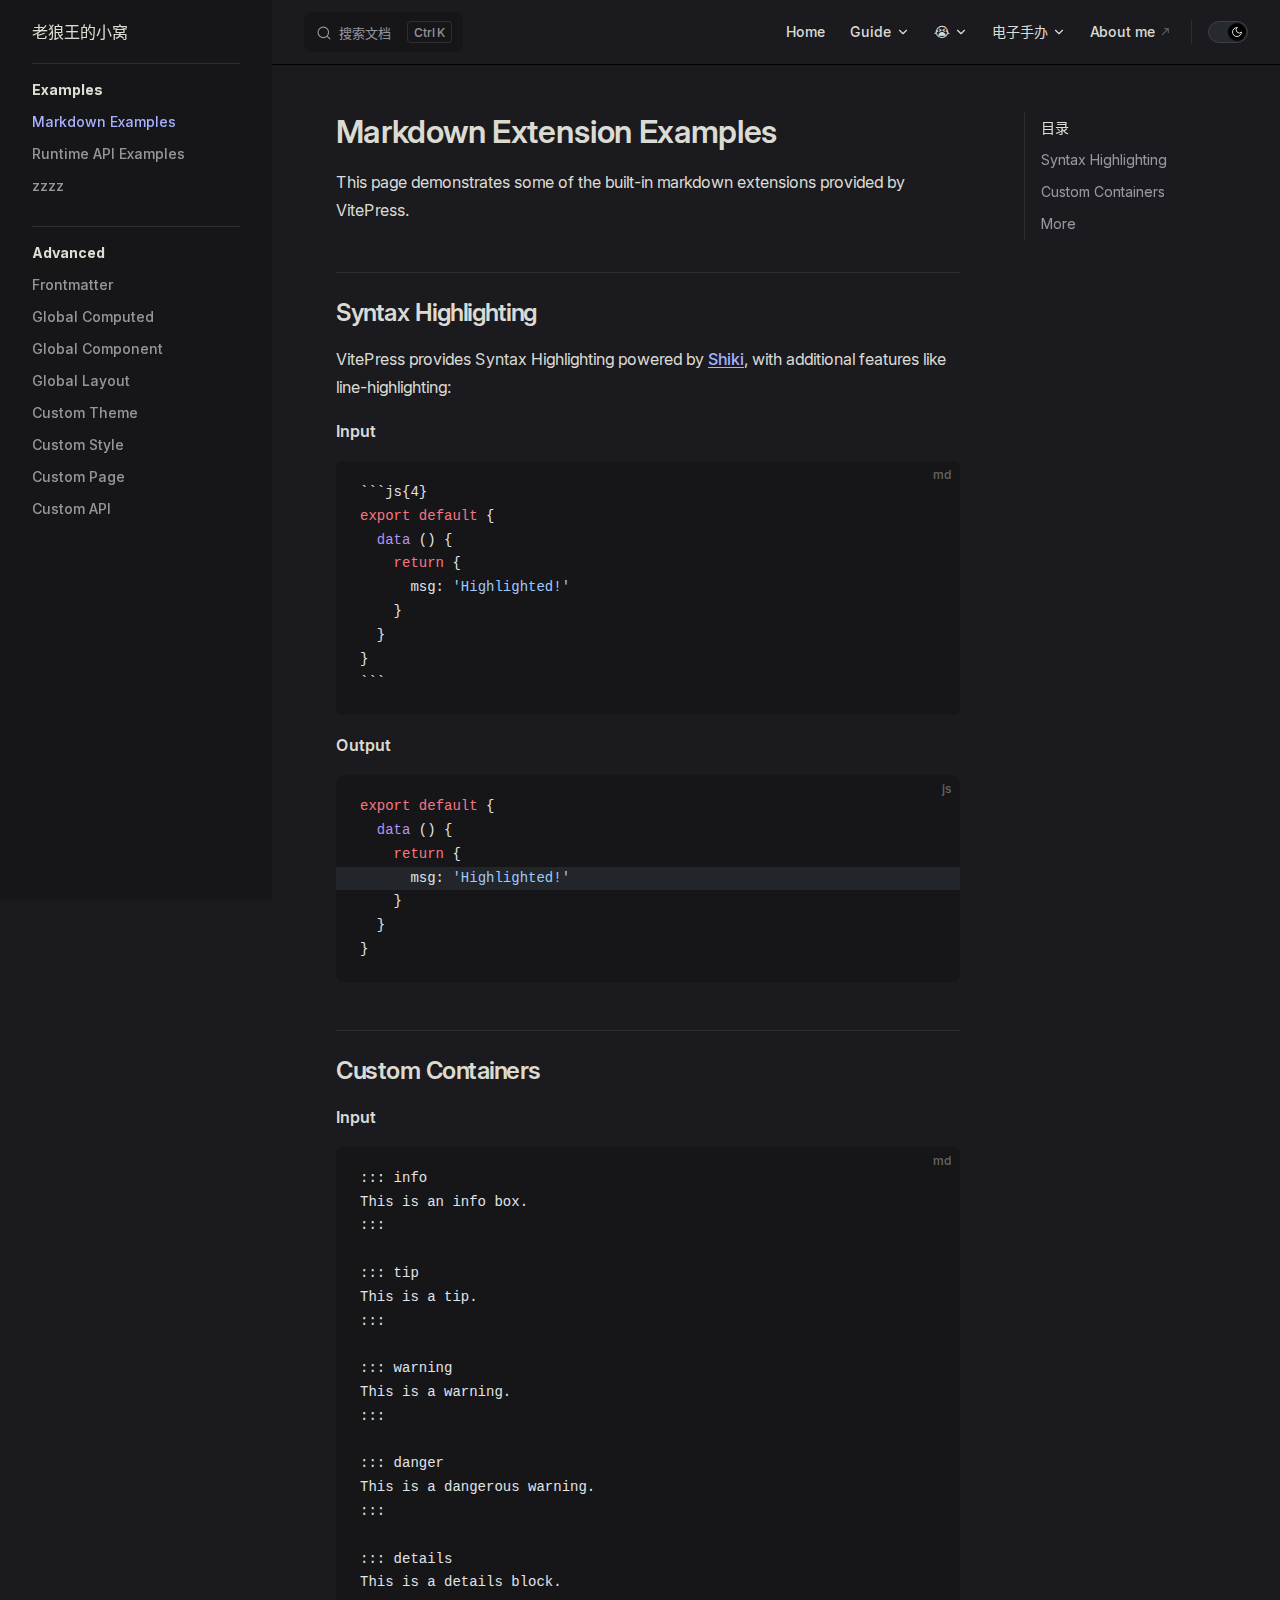
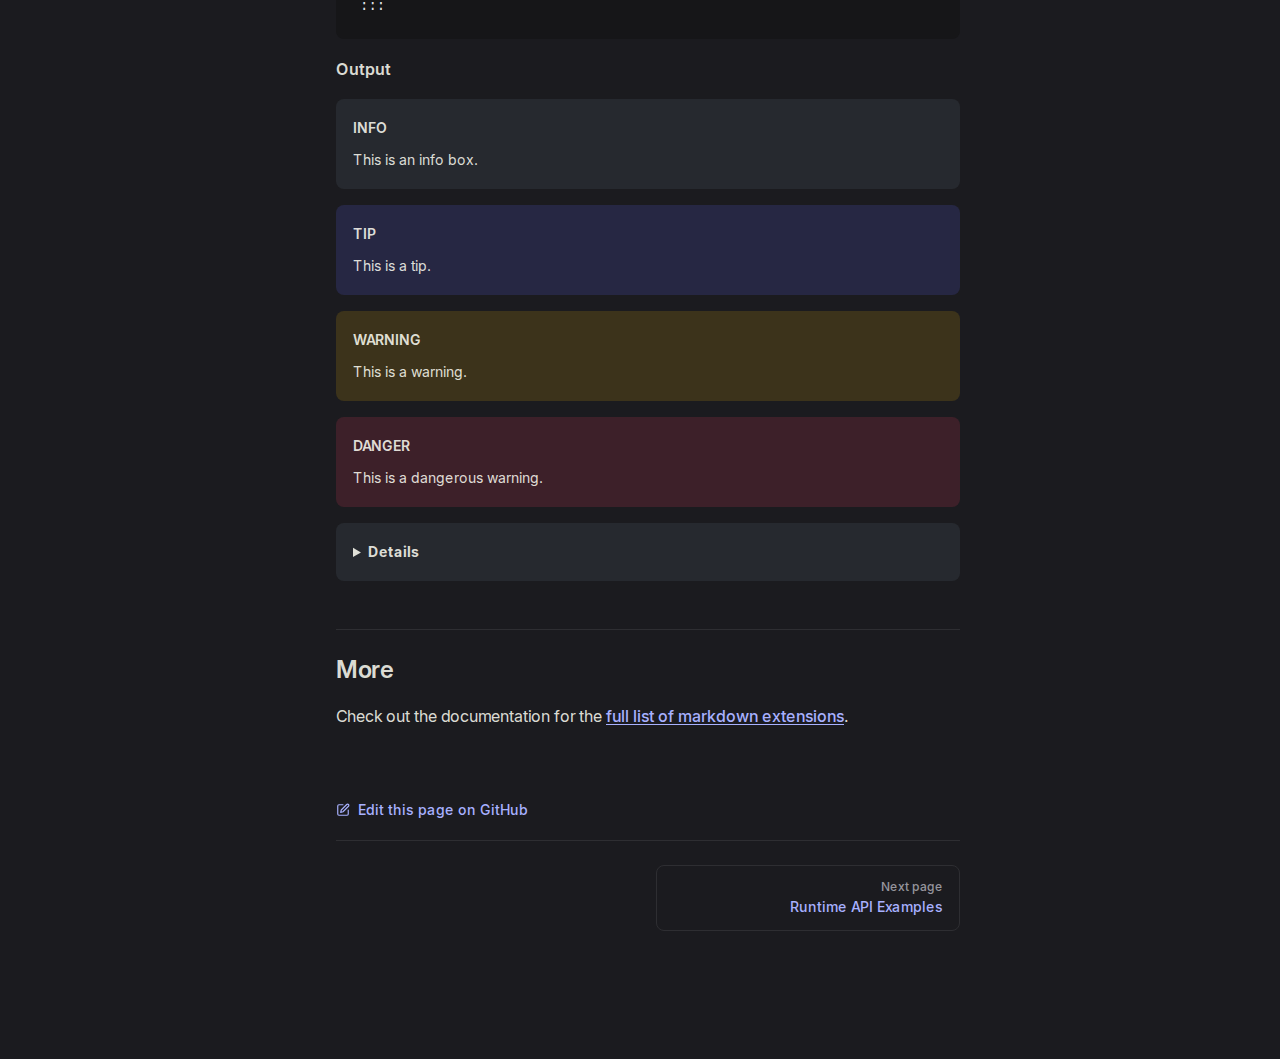
<file: markdown-examples.html>
<!DOCTYPE html>
<html lang="zh-CN" dir="ltr">
  <head>
    <meta charset="utf-8">
    <meta name="viewport" content="width=device-width,initial-scale=1">
    <title>Markdown Extension Examples | 老狼王的小窝</title>
    <meta name="description" content="zzzz">
    <meta name="generator" content="VitePress v1.1.0">
    <link rel="preload stylesheet" href="/assets/style.BYfAHu-2.css" as="style">
    
    <script type="module" src="/assets/app.B37_jr9Y.js"></script>
    <link rel="preload" href="/assets/inter-roman-latin.Di8DUHzh.woff2" as="font" type="font/woff2" crossorigin="">
    <link rel="modulepreload" href="/assets/chunks/framework.DOZZuqv2.js">
    <link rel="modulepreload" href="/assets/chunks/theme.DfLoQpJJ.js">
    <link rel="modulepreload" href="/assets/markdown-examples.md.cbRDY0v3.lean.js">
    <script id="register-sw">"serviceWorker"in navigator&&navigator.serviceWorker.register("/sw.js");</script>
    <script id="check-dark-mode">(()=>{const e=localStorage.getItem("vitepress-theme-appearance")||"dark",a=window.matchMedia("(prefers-color-scheme: dark)").matches;(!e||e==="auto"?a:e==="dark")&&document.documentElement.classList.add("dark")})();</script>
    <script id="check-mac-os">document.documentElement.classList.toggle("mac",/Mac|iPhone|iPod|iPad/i.test(navigator.platform));</script>
  </head>
  <body>
    <div id="app"><div class="Layout" data-v-d8d7d19a><!--[--><!--]--><!--[--><span tabindex="-1" data-v-b0075c75></span><a href="#VPContent" class="VPSkipLink visually-hidden" data-v-b0075c75> Skip to content </a><!--]--><!----><header class="VPNav" data-v-d8d7d19a data-v-6ee65aae><div class="VPNavBar has-sidebar top" data-v-6ee65aae data-v-ee4c453d><div class="wrapper" data-v-ee4c453d><div class="container" data-v-ee4c453d><div class="title" data-v-ee4c453d><div class="VPNavBarTitle has-sidebar" data-v-ee4c453d data-v-3f337961><a class="title" href="/" data-v-3f337961><!--[--><!--]--><!----><span data-v-3f337961>老狼王的小窝</span><!--[--><!--]--></a></div></div><div class="content" data-v-ee4c453d><div class="content-body" data-v-ee4c453d><!--[--><!--]--><div class="VPNavBarSearch search" data-v-ee4c453d><!--[--><!----><div id="local-search"><button type="button" class="DocSearch DocSearch-Button" aria-label="搜索文档"><span class="DocSearch-Button-Container"><span class="vp-icon DocSearch-Search-Icon"></span><span class="DocSearch-Button-Placeholder">搜索文档</span></span><span class="DocSearch-Button-Keys"><kbd class="DocSearch-Button-Key"></kbd><kbd class="DocSearch-Button-Key">K</kbd></span></button></div><!--]--></div><nav aria-labelledby="main-nav-aria-label" class="VPNavBarMenu menu" data-v-ee4c453d data-v-adfd3cad><span id="main-nav-aria-label" class="visually-hidden" data-v-adfd3cad>Main Navigation</span><!--[--><!--[--><a class="VPLink link VPNavBarMenuLink" href="/" tabindex="0" data-v-adfd3cad data-v-e6a2b7bb><!--[--><span data-v-e6a2b7bb>Home</span><!--]--></a><!--]--><!--[--><div class="VPFlyout VPNavBarMenuGroup" data-v-adfd3cad data-v-92de6450><button type="button" class="button" aria-haspopup="true" aria-expanded="false" data-v-92de6450><span class="text" data-v-92de6450><!----><span data-v-92de6450>Guide</span><span class="vpi-chevron-down text-icon" data-v-92de6450></span></span></button><div class="menu" data-v-92de6450><div class="VPMenu" data-v-92de6450 data-v-24c1871e><div class="items" data-v-24c1871e><!--[--><!--[--><div class="VPMenuGroup" data-v-24c1871e data-v-d3e0060d><p class="title" data-v-d3e0060d>Section A Title</p><!--[--><!--[--><div class="VPMenuLink" data-v-d3e0060d data-v-6a4a37a0><a class="VPLink link" href="/....html" data-v-6a4a37a0><!--[-->Section A Item A<!--]--></a></div><!--]--><!--[--><div class="VPMenuLink" data-v-d3e0060d data-v-6a4a37a0><a class="VPLink link" href="/....html" data-v-6a4a37a0><!--[-->Section B Item B<!--]--></a></div><!--]--><!--]--></div><!--]--><!--[--><div class="VPMenuGroup" data-v-24c1871e data-v-d3e0060d><p class="title" data-v-d3e0060d>Section B Title</p><!--[--><!--[--><div class="VPMenuLink" data-v-d3e0060d data-v-6a4a37a0><a class="VPLink link" href="/....html" data-v-6a4a37a0><!--[-->Section B Item A<!--]--></a></div><!--]--><!--[--><div class="VPMenuLink" data-v-d3e0060d data-v-6a4a37a0><a class="VPLink link" href="/....html" data-v-6a4a37a0><!--[-->Section B Item B<!--]--></a></div><!--]--><!--]--></div><!--]--><!--]--></div><!--[--><!--]--></div></div></div><!--]--><!--[--><div class="VPFlyout VPNavBarMenuGroup" data-v-adfd3cad data-v-92de6450><button type="button" class="button" aria-haspopup="true" aria-expanded="false" data-v-92de6450><span class="text" data-v-92de6450><!----><span data-v-92de6450>😭</span><span class="vpi-chevron-down text-icon" data-v-92de6450></span></span></button><div class="menu" data-v-92de6450><div class="VPMenu" data-v-92de6450 data-v-24c1871e><div class="items" data-v-24c1871e><!--[--><!--[--><div class="VPMenuLink" data-v-24c1871e data-v-6a4a37a0><a class="VPLink link vp-external-link-icon" href="https://www.emojiall.com/zh-hans/emoji/%F0%9F%A4%A1" target="_blank" rel="noreferrer" data-v-6a4a37a0><!--[-->🤡<!--]--></a></div><!--]--><!--[--><div class="VPMenuLink" data-v-24c1871e data-v-6a4a37a0><a class="VPLink link vp-external-link-icon" href="https://www.emojiall.com/zh-hans/emoji/%F0%9F%A4%93" target="_blank" rel="noreferrer" data-v-6a4a37a0><!--[-->🤓<!--]--></a></div><!--]--><!--[--><div class="VPMenuLink" data-v-24c1871e data-v-6a4a37a0><a class="VPLink link vp-external-link-icon" href="https://www.emojiall.com/zh-hans/emoji/%F0%9F%98%A4" target="_blank" rel="noreferrer" data-v-6a4a37a0><!--[-->😤<!--]--></a></div><!--]--><!--]--></div><!--[--><!--]--></div></div></div><!--]--><!--[--><div class="VPFlyout VPNavBarMenuGroup" data-v-adfd3cad data-v-92de6450><button type="button" class="button" aria-haspopup="true" aria-expanded="false" data-v-92de6450><span class="text" data-v-92de6450><!----><span data-v-92de6450>电子手办</span><span class="vpi-chevron-down text-icon" data-v-92de6450></span></span></button><div class="menu" data-v-92de6450><div class="VPMenu" data-v-92de6450 data-v-24c1871e><div class="items" data-v-24c1871e><!--[--><!--[--><div class="VPMenuLink" data-v-24c1871e data-v-6a4a37a0><a class="VPLink link vp-external-link-icon" href="https://klizz.online/z_live2D/indexe.html" target="_blank" rel="noreferrer" data-v-6a4a37a0><!--[-->Cubism 2<!--]--></a></div><!--]--><!--[--><div class="VPMenuLink" data-v-24c1871e data-v-6a4a37a0><a class="VPLink link vp-external-link-icon" href="https://klizz.online/z_live2D/live2d_3/indexe.html" target="_blank" rel="noreferrer" data-v-6a4a37a0><!--[-->Cubism 3<!--]--></a></div><!--]--><!--]--></div><!--[--><!--]--></div></div></div><!--]--><!--[--><a class="VPLink link vp-external-link-icon VPNavBarMenuLink" href="https://klizz111.github.io" target="_blank" rel="noreferrer" tabindex="0" data-v-adfd3cad data-v-e6a2b7bb><!--[--><span data-v-e6a2b7bb>About me</span><!--]--></a><!--]--><!--]--></nav><!----><div class="VPNavBarAppearance appearance" data-v-ee4c453d data-v-3e09bfba><button class="VPSwitch VPSwitchAppearance" type="button" role="switch" title="Switch to light theme" aria-checked="true" data-v-3e09bfba data-v-7098ddd8 data-v-6196e9b8><span class="check" data-v-6196e9b8><span class="icon" data-v-6196e9b8><!--[--><span class="vpi-sun sun" data-v-7098ddd8></span><span class="vpi-moon moon" data-v-7098ddd8></span><!--]--></span></span></button></div><!----><div class="VPFlyout VPNavBarExtra extra" data-v-ee4c453d data-v-902e385e data-v-92de6450><button type="button" class="button" aria-haspopup="true" aria-expanded="false" aria-label="extra navigation" data-v-92de6450><span class="vpi-more-horizontal icon" data-v-92de6450></span></button><div class="menu" data-v-92de6450><div class="VPMenu" data-v-92de6450 data-v-24c1871e><!----><!--[--><!--[--><!----><div class="group" data-v-902e385e><div class="item appearance" data-v-902e385e><p class="label" data-v-902e385e>Appearance</p><div class="appearance-action" data-v-902e385e><button class="VPSwitch VPSwitchAppearance" type="button" role="switch" title="Switch to light theme" aria-checked="true" data-v-902e385e data-v-7098ddd8 data-v-6196e9b8><span class="check" data-v-6196e9b8><span class="icon" data-v-6196e9b8><!--[--><span class="vpi-sun sun" data-v-7098ddd8></span><span class="vpi-moon moon" data-v-7098ddd8></span><!--]--></span></span></button></div></div></div><!----><!--]--><!--]--></div></div></div><!--[--><!--]--><button type="button" class="VPNavBarHamburger hamburger" aria-label="mobile navigation" aria-expanded="false" aria-controls="VPNavScreen" data-v-ee4c453d data-v-13adacfc><span class="container" data-v-13adacfc><span class="top" data-v-13adacfc></span><span class="middle" data-v-13adacfc></span><span class="bottom" data-v-13adacfc></span></span></button></div></div></div></div><div class="divider" data-v-ee4c453d><div class="divider-line" data-v-ee4c453d></div></div></div><!----></header><div class="VPLocalNav has-sidebar empty" data-v-d8d7d19a data-v-2c047c88><div class="container" data-v-2c047c88><button class="menu" aria-expanded="false" aria-controls="VPSidebarNav" data-v-2c047c88><span class="vpi-align-left menu-icon" data-v-2c047c88></span><span class="menu-text" data-v-2c047c88>Menu</span></button><div class="VPLocalNavOutlineDropdown" style="--vp-vh:0px;" data-v-2c047c88 data-v-c9d717c9><button data-v-c9d717c9>Return to top</button><!----></div></div></div><aside class="VPSidebar" data-v-d8d7d19a data-v-fee4374d><div class="curtain" data-v-fee4374d></div><nav class="nav" id="VPSidebarNav" aria-labelledby="sidebar-aria-label" tabindex="-1" data-v-fee4374d><span class="visually-hidden" id="sidebar-aria-label" data-v-fee4374d> Sidebar Navigation </span><!--[--><!--]--><!--[--><div class="group" data-v-fee4374d><section class="VPSidebarItem level-0 has-active" data-v-fee4374d data-v-f97dc0b5><div class="item" role="button" tabindex="0" data-v-f97dc0b5><div class="indicator" data-v-f97dc0b5></div><h2 class="text" data-v-f97dc0b5>Examples</h2><!----></div><div class="items" data-v-f97dc0b5><!--[--><div class="VPSidebarItem level-1 is-link" data-v-f97dc0b5 data-v-f97dc0b5><div class="item" data-v-f97dc0b5><div class="indicator" data-v-f97dc0b5></div><a class="VPLink link link" href="/markdown-examples.html" data-v-f97dc0b5><!--[--><p class="text" data-v-f97dc0b5>Markdown Examples</p><!--]--></a><!----></div><!----></div><div class="VPSidebarItem level-1 is-link" data-v-f97dc0b5 data-v-f97dc0b5><div class="item" data-v-f97dc0b5><div class="indicator" data-v-f97dc0b5></div><a class="VPLink link link" href="/api-examples.html" data-v-f97dc0b5><!--[--><p class="text" data-v-f97dc0b5>Runtime API Examples</p><!--]--></a><!----></div><!----></div><div class="VPSidebarItem level-1 is-link" data-v-f97dc0b5 data-v-f97dc0b5><div class="item" data-v-f97dc0b5><div class="indicator" data-v-f97dc0b5></div><a class="VPLink link link" href="/zzz/1.html" data-v-f97dc0b5><!--[--><p class="text" data-v-f97dc0b5>zzzz</p><!--]--></a><!----></div><!----></div><!--]--></div></section></div><div class="group" data-v-fee4374d><section class="VPSidebarItem level-0" data-v-fee4374d data-v-f97dc0b5><div class="item" role="button" tabindex="0" data-v-f97dc0b5><div class="indicator" data-v-f97dc0b5></div><h2 class="text" data-v-f97dc0b5>Advanced</h2><!----></div><div class="items" data-v-f97dc0b5><!--[--><div class="VPSidebarItem level-1 is-link" data-v-f97dc0b5 data-v-f97dc0b5><div class="item" data-v-f97dc0b5><div class="indicator" data-v-f97dc0b5></div><a class="VPLink link link" href="/frontmatter.html" data-v-f97dc0b5><!--[--><p class="text" data-v-f97dc0b5>Frontmatter</p><!--]--></a><!----></div><!----></div><div class="VPSidebarItem level-1 is-link" data-v-f97dc0b5 data-v-f97dc0b5><div class="item" data-v-f97dc0b5><div class="indicator" data-v-f97dc0b5></div><a class="VPLink link link" href="/global-computed.html" data-v-f97dc0b5><!--[--><p class="text" data-v-f97dc0b5>Global Computed</p><!--]--></a><!----></div><!----></div><div class="VPSidebarItem level-1 is-link" data-v-f97dc0b5 data-v-f97dc0b5><div class="item" data-v-f97dc0b5><div class="indicator" data-v-f97dc0b5></div><a class="VPLink link link" href="/global-component.html" data-v-f97dc0b5><!--[--><p class="text" data-v-f97dc0b5>Global Component</p><!--]--></a><!----></div><!----></div><div class="VPSidebarItem level-1 is-link" data-v-f97dc0b5 data-v-f97dc0b5><div class="item" data-v-f97dc0b5><div class="indicator" data-v-f97dc0b5></div><a class="VPLink link link" href="/global-layout.html" data-v-f97dc0b5><!--[--><p class="text" data-v-f97dc0b5>Global Layout</p><!--]--></a><!----></div><!----></div><div class="VPSidebarItem level-1 is-link" data-v-f97dc0b5 data-v-f97dc0b5><div class="item" data-v-f97dc0b5><div class="indicator" data-v-f97dc0b5></div><a class="VPLink link link" href="/custom-theme.html" data-v-f97dc0b5><!--[--><p class="text" data-v-f97dc0b5>Custom Theme</p><!--]--></a><!----></div><!----></div><div class="VPSidebarItem level-1 is-link" data-v-f97dc0b5 data-v-f97dc0b5><div class="item" data-v-f97dc0b5><div class="indicator" data-v-f97dc0b5></div><a class="VPLink link link" href="/custom-style.html" data-v-f97dc0b5><!--[--><p class="text" data-v-f97dc0b5>Custom Style</p><!--]--></a><!----></div><!----></div><div class="VPSidebarItem level-1 is-link" data-v-f97dc0b5 data-v-f97dc0b5><div class="item" data-v-f97dc0b5><div class="indicator" data-v-f97dc0b5></div><a class="VPLink link link" href="/custom-page.html" data-v-f97dc0b5><!--[--><p class="text" data-v-f97dc0b5>Custom Page</p><!--]--></a><!----></div><!----></div><div class="VPSidebarItem level-1 is-link" data-v-f97dc0b5 data-v-f97dc0b5><div class="item" data-v-f97dc0b5><div class="indicator" data-v-f97dc0b5></div><a class="VPLink link link" href="/custom-api.html" data-v-f97dc0b5><!--[--><p class="text" data-v-f97dc0b5>Custom API</p><!--]--></a><!----></div><!----></div><!--]--></div></section></div><!--]--><!--[--><!--]--></nav></aside><div class="VPContent has-sidebar" id="VPContent" data-v-d8d7d19a data-v-7a280cb5><div class="VPDoc has-sidebar has-aside" data-v-7a280cb5 data-v-ef13635e><!--[--><!--]--><div class="container" data-v-ef13635e><div class="aside" data-v-ef13635e><div class="aside-curtain" data-v-ef13635e></div><div class="aside-container" data-v-ef13635e><div class="aside-content" data-v-ef13635e><div class="VPDocAside" data-v-ef13635e data-v-c7df15b5><!--[--><!--]--><!--[--><!--]--><div class="VPDocAsideOutline" role="navigation" data-v-c7df15b5 data-v-b96b0a5f><div class="content" data-v-b96b0a5f><div class="outline-marker" data-v-b96b0a5f></div><div class="outline-title" role="heading" aria-level="2" data-v-b96b0a5f>目录</div><nav aria-labelledby="doc-outline-aria-label" data-v-b96b0a5f><span class="visually-hidden" id="doc-outline-aria-label" data-v-b96b0a5f> Table of Contents for current page </span><ul class="VPDocOutlineItem root" data-v-b96b0a5f data-v-3d7578de><!--[--><!--]--></ul></nav></div></div><!--[--><!--]--><div class="spacer" data-v-c7df15b5></div><!--[--><!--]--><!----><!--[--><!--]--><!--[--><!--]--></div></div></div></div><div class="content" data-v-ef13635e><div class="content-container" data-v-ef13635e><!--[--><!--]--><main class="main" data-v-ef13635e><div style="position:relative;" class="vp-doc _markdown-examples" data-v-ef13635e><div><h1 id="markdown-extension-examples" tabindex="-1">Markdown Extension Examples <a class="header-anchor" href="#markdown-extension-examples" aria-label="Permalink to &quot;Markdown Extension Examples&quot;">​</a></h1><p>This page demonstrates some of the built-in markdown extensions provided by VitePress.</p><h2 id="syntax-highlighting" tabindex="-1">Syntax Highlighting <a class="header-anchor" href="#syntax-highlighting" aria-label="Permalink to &quot;Syntax Highlighting&quot;">​</a></h2><p>VitePress provides Syntax Highlighting powered by <a href="https://github.com/shikijs/shiki" target="_blank" rel="noreferrer">Shiki</a>, with additional features like line-highlighting:</p><p><strong>Input</strong></p><div class="language-md vp-adaptive-theme"><button title="Copy Code" class="copy"></button><span class="lang">md</span><pre class="shiki shiki-themes github-light github-dark vp-code"><code><span class="line"><span style="--shiki-light:#24292E;--shiki-dark:#E1E4E8;">```js{4}</span></span>
<span class="line"><span style="--shiki-light:#D73A49;--shiki-dark:#F97583;">export</span><span style="--shiki-light:#D73A49;--shiki-dark:#F97583;"> default</span><span style="--shiki-light:#24292E;--shiki-dark:#E1E4E8;"> {</span></span>
<span class="line"><span style="--shiki-light:#6F42C1;--shiki-dark:#B392F0;">  data</span><span style="--shiki-light:#24292E;--shiki-dark:#E1E4E8;"> () {</span></span>
<span class="line"><span style="--shiki-light:#D73A49;--shiki-dark:#F97583;">    return</span><span style="--shiki-light:#24292E;--shiki-dark:#E1E4E8;"> {</span></span>
<span class="line"><span style="--shiki-light:#24292E;--shiki-dark:#E1E4E8;">      msg: </span><span style="--shiki-light:#032F62;--shiki-dark:#9ECBFF;">&#39;Highlighted!&#39;</span></span>
<span class="line"><span style="--shiki-light:#24292E;--shiki-dark:#E1E4E8;">    }</span></span>
<span class="line"><span style="--shiki-light:#24292E;--shiki-dark:#E1E4E8;">  }</span></span>
<span class="line"><span style="--shiki-light:#24292E;--shiki-dark:#E1E4E8;">}</span></span>
<span class="line"><span style="--shiki-light:#24292E;--shiki-dark:#E1E4E8;">```</span></span></code></pre></div><p><strong>Output</strong></p><div class="language-js vp-adaptive-theme"><button title="Copy Code" class="copy"></button><span class="lang">js</span><pre class="shiki shiki-themes github-light github-dark vp-code"><code><span class="line"><span style="--shiki-light:#D73A49;--shiki-dark:#F97583;">export</span><span style="--shiki-light:#D73A49;--shiki-dark:#F97583;"> default</span><span style="--shiki-light:#24292E;--shiki-dark:#E1E4E8;"> {</span></span>
<span class="line"><span style="--shiki-light:#6F42C1;--shiki-dark:#B392F0;">  data</span><span style="--shiki-light:#24292E;--shiki-dark:#E1E4E8;"> () {</span></span>
<span class="line"><span style="--shiki-light:#D73A49;--shiki-dark:#F97583;">    return</span><span style="--shiki-light:#24292E;--shiki-dark:#E1E4E8;"> {</span></span>
<span class="line highlighted"><span style="--shiki-light:#24292E;--shiki-dark:#E1E4E8;">      msg: </span><span style="--shiki-light:#032F62;--shiki-dark:#9ECBFF;">&#39;Highlighted!&#39;</span></span>
<span class="line"><span style="--shiki-light:#24292E;--shiki-dark:#E1E4E8;">    }</span></span>
<span class="line"><span style="--shiki-light:#24292E;--shiki-dark:#E1E4E8;">  }</span></span>
<span class="line"><span style="--shiki-light:#24292E;--shiki-dark:#E1E4E8;">}</span></span></code></pre></div><h2 id="custom-containers" tabindex="-1">Custom Containers <a class="header-anchor" href="#custom-containers" aria-label="Permalink to &quot;Custom Containers&quot;">​</a></h2><p><strong>Input</strong></p><div class="language-md vp-adaptive-theme"><button title="Copy Code" class="copy"></button><span class="lang">md</span><pre class="shiki shiki-themes github-light github-dark vp-code"><code><span class="line"><span style="--shiki-light:#24292E;--shiki-dark:#E1E4E8;">::: info</span></span>
<span class="line"><span style="--shiki-light:#24292E;--shiki-dark:#E1E4E8;">This is an info box.</span></span>
<span class="line"><span style="--shiki-light:#24292E;--shiki-dark:#E1E4E8;">:::</span></span>
<span class="line"></span>
<span class="line"><span style="--shiki-light:#24292E;--shiki-dark:#E1E4E8;">::: tip</span></span>
<span class="line"><span style="--shiki-light:#24292E;--shiki-dark:#E1E4E8;">This is a tip.</span></span>
<span class="line"><span style="--shiki-light:#24292E;--shiki-dark:#E1E4E8;">:::</span></span>
<span class="line"></span>
<span class="line"><span style="--shiki-light:#24292E;--shiki-dark:#E1E4E8;">::: warning</span></span>
<span class="line"><span style="--shiki-light:#24292E;--shiki-dark:#E1E4E8;">This is a warning.</span></span>
<span class="line"><span style="--shiki-light:#24292E;--shiki-dark:#E1E4E8;">:::</span></span>
<span class="line"></span>
<span class="line"><span style="--shiki-light:#24292E;--shiki-dark:#E1E4E8;">::: danger</span></span>
<span class="line"><span style="--shiki-light:#24292E;--shiki-dark:#E1E4E8;">This is a dangerous warning.</span></span>
<span class="line"><span style="--shiki-light:#24292E;--shiki-dark:#E1E4E8;">:::</span></span>
<span class="line"></span>
<span class="line"><span style="--shiki-light:#24292E;--shiki-dark:#E1E4E8;">::: details</span></span>
<span class="line"><span style="--shiki-light:#24292E;--shiki-dark:#E1E4E8;">This is a details block.</span></span>
<span class="line"><span style="--shiki-light:#24292E;--shiki-dark:#E1E4E8;">:::</span></span></code></pre></div><p><strong>Output</strong></p><div class="info custom-block"><p class="custom-block-title">INFO</p><p>This is an info box.</p></div><div class="tip custom-block"><p class="custom-block-title">TIP</p><p>This is a tip.</p></div><div class="warning custom-block"><p class="custom-block-title">WARNING</p><p>This is a warning.</p></div><div class="danger custom-block"><p class="custom-block-title">DANGER</p><p>This is a dangerous warning.</p></div><details class="details custom-block"><summary>Details</summary><p>This is a details block.</p></details><h2 id="more" tabindex="-1">More <a class="header-anchor" href="#more" aria-label="Permalink to &quot;More&quot;">​</a></h2><p>Check out the documentation for the <a href="https://vitepress.dev/guide/markdown" target="_blank" rel="noreferrer">full list of markdown extensions</a>.</p></div></div></main><footer class="VPDocFooter" data-v-ef13635e data-v-8004f88e><!--[--><!--]--><div class="edit-info" data-v-8004f88e><div class="edit-link" data-v-8004f88e><a class="VPLink link vp-external-link-icon no-icon edit-link-button" href="https://github.com/klizz111/klizz111.github.io/" target="_blank" rel="noreferrer" data-v-8004f88e><!--[--><span class="vpi-square-pen edit-link-icon" data-v-8004f88e></span> Edit this page on GitHub<!--]--></a></div><!----></div><nav class="prev-next" data-v-8004f88e><div class="pager" data-v-8004f88e><!----></div><div class="pager" data-v-8004f88e><a class="VPLink link pager-link next" href="/api-examples.html" data-v-8004f88e><!--[--><span class="desc" data-v-8004f88e>Next page</span><span class="title" data-v-8004f88e>Runtime API Examples</span><!--]--></a></div></nav></footer><!--[--><!--]--></div></div></div><!--[--><!--]--></div></div><footer class="VPFooter has-sidebar" data-v-d8d7d19a data-v-69e1ae8f><div class="container" data-v-69e1ae8f><!----><p class="copyright" data-v-69e1ae8f>CopyRight@ 2024 Klizz</p></div></footer><!--[--><!--]--></div></div>
    <script>window.__VP_HASH_MAP__=JSON.parse("{\"public_z_live2d_banniang_live2d-widget-models_live2d-widget-model-asuna_asuna_readme.md\":\"CCxjyOEK\",\"6666.md\":\"DHhL5Ewa\",\"好康的.md\":\"wuJR6iAo\",\"index.md\":\"BPruy5EC\",\"zzz_1.md\":\"C7oq7WAv\",\"markdown-examples.md\":\"cbRDY0v3\",\"api-examples.md\":\"C3GZ3V7y\"}");window.__VP_SITE_DATA__=JSON.parse("{\"lang\":\"zh-CN\",\"dir\":\"ltr\",\"title\":\"老狼王的小窝\",\"description\":\"zzzz\",\"base\":\"/\",\"head\":[],\"router\":{\"prefetchLinks\":true},\"appearance\":\"dark\",\"themeConfig\":{\"outlineTitle\":\"目录\",\"nav\":[{\"text\":\"Home\",\"link\":\"/\"},{\"text\":\"Guide\",\"items\":[{\"text\":\"Section A Title\",\"items\":[{\"text\":\"Section A Item A\",\"link\":\"...\"},{\"text\":\"Section B Item B\",\"link\":\"...\"}]},{\"text\":\"Section B Title\",\"items\":[{\"text\":\"Section B Item A\",\"link\":\"...\"},{\"text\":\"Section B Item B\",\"link\":\"...\"}]}]},{\"text\":\"😭\",\"items\":[{\"text\":\"🤡\",\"link\":\"https://www.emojiall.com/zh-hans/emoji/%F0%9F%A4%A1\"},{\"text\":\"🤓\",\"link\":\"https://www.emojiall.com/zh-hans/emoji/%F0%9F%A4%93\"},{\"text\":\"😤\",\"link\":\"https://www.emojiall.com/zh-hans/emoji/%F0%9F%98%A4\"}]},{\"text\":\"电子手办\",\"items\":[{\"text\":\"Cubism 2\",\"link\":\"https://klizz.online/z_live2D/indexe.html\"},{\"text\":\"Cubism 3\",\"link\":\"https://klizz.online/z_live2D/live2d_3/indexe.html\"}]},{\"text\":\"About me\",\"link\":\"https://klizz111.github.io\"}],\"sidebar\":[{\"text\":\"Examples\",\"items\":[{\"text\":\"Markdown Examples\",\"link\":\"/markdown-examples\"},{\"text\":\"Runtime API Examples\",\"link\":\"/api-examples\"},{\"text\":\"zzzz\",\"link\":\"/zzz/1.md\"}]},{\"text\":\"Advanced\",\"items\":[{\"text\":\"Frontmatter\",\"link\":\"/frontmatter\"},{\"text\":\"Global Computed\",\"link\":\"/global-computed\"},{\"text\":\"Global Component\",\"link\":\"/global-component\"},{\"text\":\"Global Layout\",\"link\":\"/global-layout\"},{\"text\":\"Custom Theme\",\"link\":\"/custom-theme\"},{\"text\":\"Custom Style\",\"link\":\"/custom-style\"},{\"text\":\"Custom Page\",\"link\":\"/custom-page\"},{\"text\":\"Custom API\",\"link\":\"/custom-api\"}]}],\"search\":{\"provider\":\"local\",\"options\":{\"translations\":{\"button\":{\"buttonText\":\"搜索文档\",\"buttonAriaLabel\":\"搜索文档\"},\"modal\":{\"noResultsText\":\"无法找到相关结果\",\"resetButtonTitle\":\"清除查询条件\",\"footer\":{\"selectText\":\"选择\",\"navigateText\":\"切换\"}}}}},\"footer\":{\"copyright\":\"CopyRight@ 2024 Klizz\"},\"editLink\":{\"pattern\":\"https://github.com/klizz111/klizz111.github.io/\",\"text\":\"Edit this page on GitHub\"}},\"locales\":{},\"scrollOffset\":134,\"cleanUrls\":false}");</script>
    
  </body>
</html>
</file>
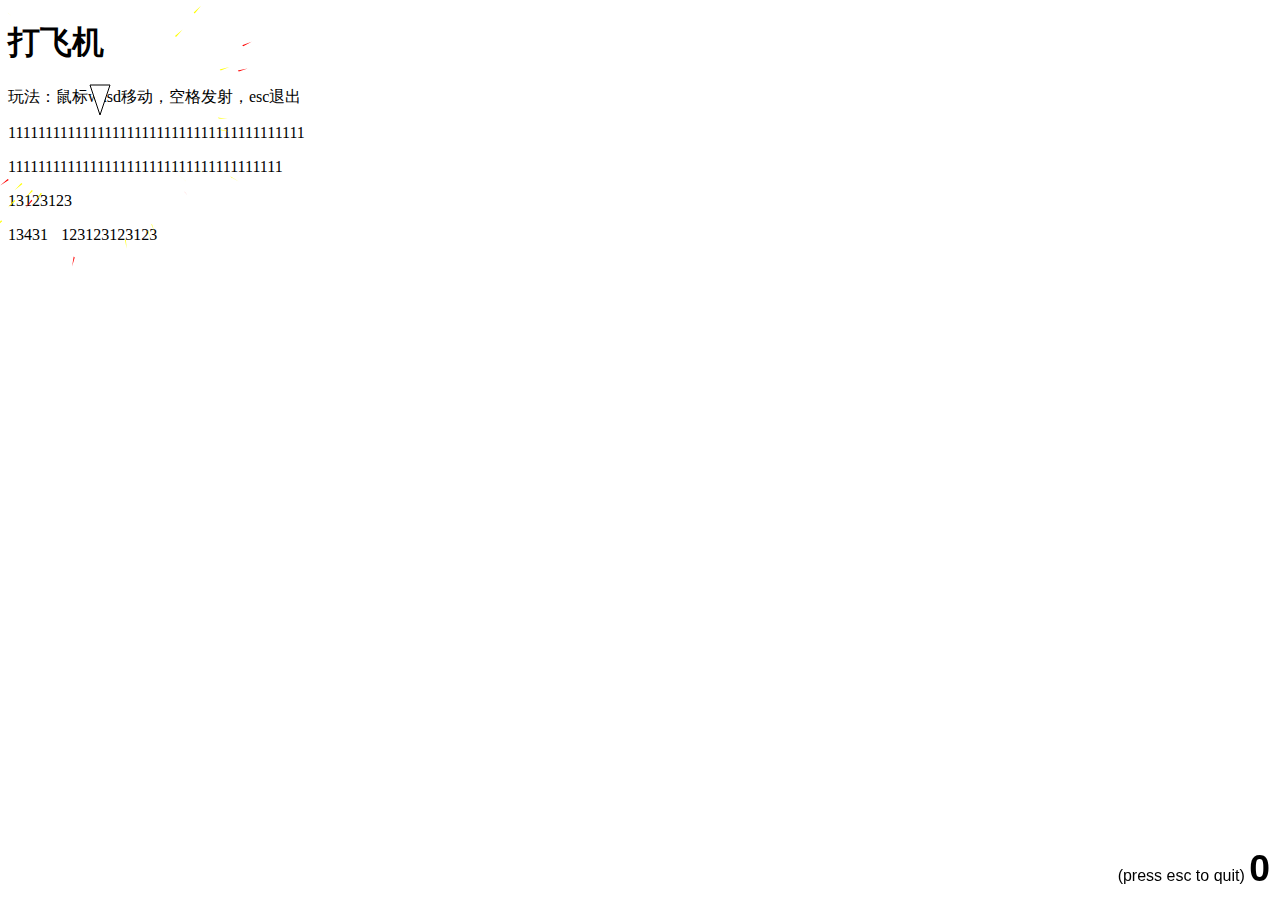
<file: z_live2D/asteroids.html>
<!DOCTYPE html>
<title>打飞机</title>
<body>
    <h1 id = "h1">打飞机</h1>
    <p>玩法：鼠标wasd移动，空格发射，esc退出</p>
    <p>1111111111111111111111111111111111111111</p>
    <p>1111111111111111111111111111111111111</p>
    <p>13123123</p>
    <p>13431  &emsp13; 123123123123</p>
</body>

<script>
    var s = document.createElement('script');
    s.type='text/javascript';
    document.body.appendChild(s);
    s.src='banniang/js/asteroids.min.js';
    void(0);
</script>
</file>
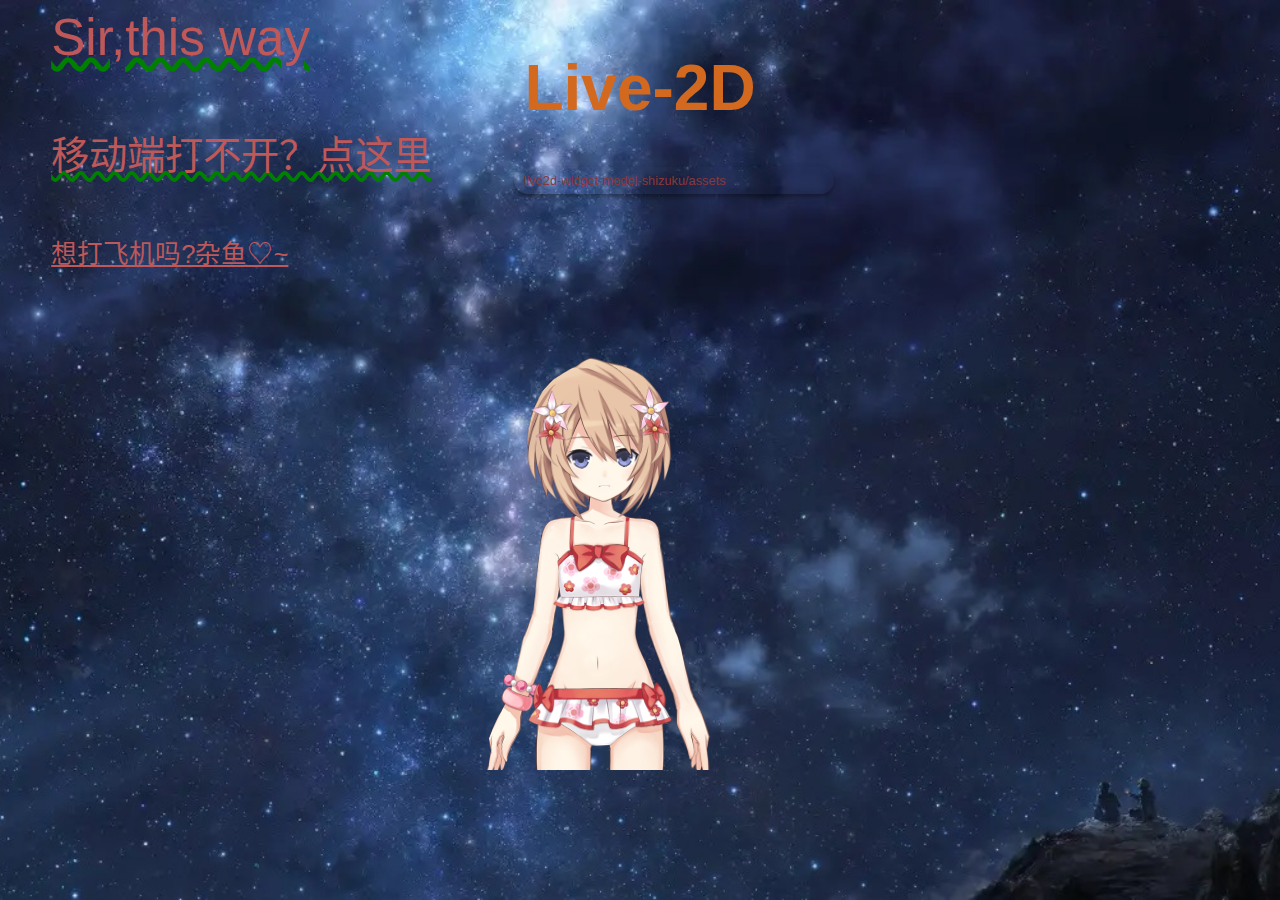
<file: z_live2D/indexe.html>
<html lang="zh-CN">
<link rel="stylesheet" href="banniang/css/pio.css">
<title>老狼王的小窝</title>
<head>
    <meta charset="utf-8">
</head>
<body>
    <h1 id = "h1">Live-2D</h1>

        <a href="https://github.com/klizz111/klizz111.github.io" id="github">Sir,this way</a>
        <a href=".\live2d_3\indexe.html" id="github1" >移动端打不开？点这里</a>
        <a href="asteroids.html" id="asteroids">想打飞机吗?杂鱼♡~</a>
    
    <select id="modelSelect">
    </select>
    <!--
    <script>
        // 获取所有 data-type 属性的元素
        var elems = document.querySelectorAll('[data-type]');
        
        // 遍历元素
        for (var i = 0; i < elems.length; i++) {
        var elem = elems[i];
        
          // 根据 data-type 属性设置鼠标悬停事件
        if (elem.getAttribute('data-type') === 'read') {
            elem.onmouseover = function() {
            alert('想阅读 ' + this.textContent + ' 吗？');
            };
        } else if (elem.getAttribute('data-type') === 'link') {
            elem.onmouseover = function() {
			alert('想了解一下 ' + this.textContent + ' 吗？');
            };
        }
        }
        </script>
        -->
    
    <div class="pio-container right">
        <div class="pio-action"></div>
        <canvas id="pio" width="400%" height="500%"></canvas>
    </div>

    <script src="banniang/js/pio.js"></script>
    <script src="banniang/js/l2d.js"></script>
    <script src="banniang/js/my.js"></script>

    <!---
    <script type="text/javascript">
        let canvas = document.getElementById('pio');
    </script>
    -->
    <script src="https://api.bilibili.com/x/web-interface/zone"></script>
    <script src="https://api.bilibili.com/x/web-interface/nav"></script>

</body>

</html>
</file>
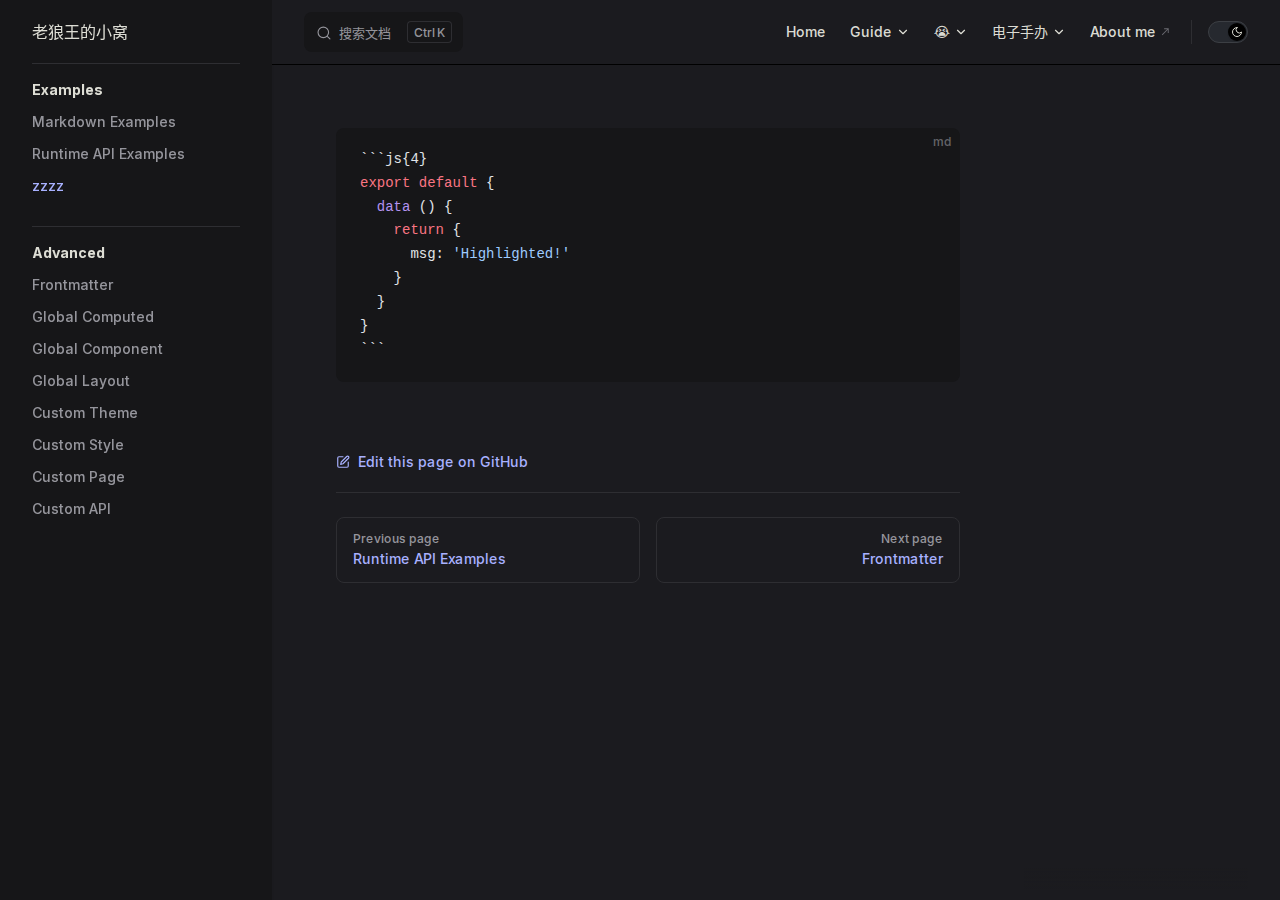
<file: zzz/1.html>
<!DOCTYPE html>
<html lang="zh-CN" dir="ltr">
  <head>
    <meta charset="utf-8">
    <meta name="viewport" content="width=device-width,initial-scale=1">
    <title>老狼王的小窝</title>
    <meta name="description" content="zzzz">
    <meta name="generator" content="VitePress v1.1.0">
    <link rel="preload stylesheet" href="/assets/style.BYfAHu-2.css" as="style">
    
    <script type="module" src="/assets/app.B37_jr9Y.js"></script>
    <link rel="preload" href="/assets/inter-roman-latin.Di8DUHzh.woff2" as="font" type="font/woff2" crossorigin="">
    <link rel="modulepreload" href="/assets/chunks/framework.DOZZuqv2.js">
    <link rel="modulepreload" href="/assets/chunks/theme.DfLoQpJJ.js">
    <link rel="modulepreload" href="/assets/zzz_1.md.C7oq7WAv.lean.js">
    <script id="register-sw">"serviceWorker"in navigator&&navigator.serviceWorker.register("/sw.js");</script>
    <script id="check-dark-mode">(()=>{const e=localStorage.getItem("vitepress-theme-appearance")||"dark",a=window.matchMedia("(prefers-color-scheme: dark)").matches;(!e||e==="auto"?a:e==="dark")&&document.documentElement.classList.add("dark")})();</script>
    <script id="check-mac-os">document.documentElement.classList.toggle("mac",/Mac|iPhone|iPod|iPad/i.test(navigator.platform));</script>
  </head>
  <body>
    <div id="app"><div class="Layout" data-v-d8d7d19a><!--[--><!--]--><!--[--><span tabindex="-1" data-v-b0075c75></span><a href="#VPContent" class="VPSkipLink visually-hidden" data-v-b0075c75> Skip to content </a><!--]--><!----><header class="VPNav" data-v-d8d7d19a data-v-6ee65aae><div class="VPNavBar has-sidebar top" data-v-6ee65aae data-v-ee4c453d><div class="wrapper" data-v-ee4c453d><div class="container" data-v-ee4c453d><div class="title" data-v-ee4c453d><div class="VPNavBarTitle has-sidebar" data-v-ee4c453d data-v-3f337961><a class="title" href="/" data-v-3f337961><!--[--><!--]--><!----><span data-v-3f337961>老狼王的小窝</span><!--[--><!--]--></a></div></div><div class="content" data-v-ee4c453d><div class="content-body" data-v-ee4c453d><!--[--><!--]--><div class="VPNavBarSearch search" data-v-ee4c453d><!--[--><!----><div id="local-search"><button type="button" class="DocSearch DocSearch-Button" aria-label="搜索文档"><span class="DocSearch-Button-Container"><span class="vp-icon DocSearch-Search-Icon"></span><span class="DocSearch-Button-Placeholder">搜索文档</span></span><span class="DocSearch-Button-Keys"><kbd class="DocSearch-Button-Key"></kbd><kbd class="DocSearch-Button-Key">K</kbd></span></button></div><!--]--></div><nav aria-labelledby="main-nav-aria-label" class="VPNavBarMenu menu" data-v-ee4c453d data-v-adfd3cad><span id="main-nav-aria-label" class="visually-hidden" data-v-adfd3cad>Main Navigation</span><!--[--><!--[--><a class="VPLink link VPNavBarMenuLink" href="/" tabindex="0" data-v-adfd3cad data-v-e6a2b7bb><!--[--><span data-v-e6a2b7bb>Home</span><!--]--></a><!--]--><!--[--><div class="VPFlyout VPNavBarMenuGroup" data-v-adfd3cad data-v-92de6450><button type="button" class="button" aria-haspopup="true" aria-expanded="false" data-v-92de6450><span class="text" data-v-92de6450><!----><span data-v-92de6450>Guide</span><span class="vpi-chevron-down text-icon" data-v-92de6450></span></span></button><div class="menu" data-v-92de6450><div class="VPMenu" data-v-92de6450 data-v-24c1871e><div class="items" data-v-24c1871e><!--[--><!--[--><div class="VPMenuGroup" data-v-24c1871e data-v-d3e0060d><p class="title" data-v-d3e0060d>Section A Title</p><!--[--><!--[--><div class="VPMenuLink" data-v-d3e0060d data-v-6a4a37a0><a class="VPLink link" href="/....html" data-v-6a4a37a0><!--[-->Section A Item A<!--]--></a></div><!--]--><!--[--><div class="VPMenuLink" data-v-d3e0060d data-v-6a4a37a0><a class="VPLink link" href="/....html" data-v-6a4a37a0><!--[-->Section B Item B<!--]--></a></div><!--]--><!--]--></div><!--]--><!--[--><div class="VPMenuGroup" data-v-24c1871e data-v-d3e0060d><p class="title" data-v-d3e0060d>Section B Title</p><!--[--><!--[--><div class="VPMenuLink" data-v-d3e0060d data-v-6a4a37a0><a class="VPLink link" href="/....html" data-v-6a4a37a0><!--[-->Section B Item A<!--]--></a></div><!--]--><!--[--><div class="VPMenuLink" data-v-d3e0060d data-v-6a4a37a0><a class="VPLink link" href="/....html" data-v-6a4a37a0><!--[-->Section B Item B<!--]--></a></div><!--]--><!--]--></div><!--]--><!--]--></div><!--[--><!--]--></div></div></div><!--]--><!--[--><div class="VPFlyout VPNavBarMenuGroup" data-v-adfd3cad data-v-92de6450><button type="button" class="button" aria-haspopup="true" aria-expanded="false" data-v-92de6450><span class="text" data-v-92de6450><!----><span data-v-92de6450>😭</span><span class="vpi-chevron-down text-icon" data-v-92de6450></span></span></button><div class="menu" data-v-92de6450><div class="VPMenu" data-v-92de6450 data-v-24c1871e><div class="items" data-v-24c1871e><!--[--><!--[--><div class="VPMenuLink" data-v-24c1871e data-v-6a4a37a0><a class="VPLink link vp-external-link-icon" href="https://www.emojiall.com/zh-hans/emoji/%F0%9F%A4%A1" target="_blank" rel="noreferrer" data-v-6a4a37a0><!--[-->🤡<!--]--></a></div><!--]--><!--[--><div class="VPMenuLink" data-v-24c1871e data-v-6a4a37a0><a class="VPLink link vp-external-link-icon" href="https://www.emojiall.com/zh-hans/emoji/%F0%9F%A4%93" target="_blank" rel="noreferrer" data-v-6a4a37a0><!--[-->🤓<!--]--></a></div><!--]--><!--[--><div class="VPMenuLink" data-v-24c1871e data-v-6a4a37a0><a class="VPLink link vp-external-link-icon" href="https://www.emojiall.com/zh-hans/emoji/%F0%9F%98%A4" target="_blank" rel="noreferrer" data-v-6a4a37a0><!--[-->😤<!--]--></a></div><!--]--><!--]--></div><!--[--><!--]--></div></div></div><!--]--><!--[--><div class="VPFlyout VPNavBarMenuGroup" data-v-adfd3cad data-v-92de6450><button type="button" class="button" aria-haspopup="true" aria-expanded="false" data-v-92de6450><span class="text" data-v-92de6450><!----><span data-v-92de6450>电子手办</span><span class="vpi-chevron-down text-icon" data-v-92de6450></span></span></button><div class="menu" data-v-92de6450><div class="VPMenu" data-v-92de6450 data-v-24c1871e><div class="items" data-v-24c1871e><!--[--><!--[--><div class="VPMenuLink" data-v-24c1871e data-v-6a4a37a0><a class="VPLink link vp-external-link-icon" href="https://klizz.online/z_live2D/indexe.html" target="_blank" rel="noreferrer" data-v-6a4a37a0><!--[-->Cubism 2<!--]--></a></div><!--]--><!--[--><div class="VPMenuLink" data-v-24c1871e data-v-6a4a37a0><a class="VPLink link vp-external-link-icon" href="https://klizz.online/z_live2D/live2d_3/indexe.html" target="_blank" rel="noreferrer" data-v-6a4a37a0><!--[-->Cubism 3<!--]--></a></div><!--]--><!--]--></div><!--[--><!--]--></div></div></div><!--]--><!--[--><a class="VPLink link vp-external-link-icon VPNavBarMenuLink" href="https://klizz111.github.io" target="_blank" rel="noreferrer" tabindex="0" data-v-adfd3cad data-v-e6a2b7bb><!--[--><span data-v-e6a2b7bb>About me</span><!--]--></a><!--]--><!--]--></nav><!----><div class="VPNavBarAppearance appearance" data-v-ee4c453d data-v-3e09bfba><button class="VPSwitch VPSwitchAppearance" type="button" role="switch" title="Switch to light theme" aria-checked="true" data-v-3e09bfba data-v-7098ddd8 data-v-6196e9b8><span class="check" data-v-6196e9b8><span class="icon" data-v-6196e9b8><!--[--><span class="vpi-sun sun" data-v-7098ddd8></span><span class="vpi-moon moon" data-v-7098ddd8></span><!--]--></span></span></button></div><!----><div class="VPFlyout VPNavBarExtra extra" data-v-ee4c453d data-v-902e385e data-v-92de6450><button type="button" class="button" aria-haspopup="true" aria-expanded="false" aria-label="extra navigation" data-v-92de6450><span class="vpi-more-horizontal icon" data-v-92de6450></span></button><div class="menu" data-v-92de6450><div class="VPMenu" data-v-92de6450 data-v-24c1871e><!----><!--[--><!--[--><!----><div class="group" data-v-902e385e><div class="item appearance" data-v-902e385e><p class="label" data-v-902e385e>Appearance</p><div class="appearance-action" data-v-902e385e><button class="VPSwitch VPSwitchAppearance" type="button" role="switch" title="Switch to light theme" aria-checked="true" data-v-902e385e data-v-7098ddd8 data-v-6196e9b8><span class="check" data-v-6196e9b8><span class="icon" data-v-6196e9b8><!--[--><span class="vpi-sun sun" data-v-7098ddd8></span><span class="vpi-moon moon" data-v-7098ddd8></span><!--]--></span></span></button></div></div></div><!----><!--]--><!--]--></div></div></div><!--[--><!--]--><button type="button" class="VPNavBarHamburger hamburger" aria-label="mobile navigation" aria-expanded="false" aria-controls="VPNavScreen" data-v-ee4c453d data-v-13adacfc><span class="container" data-v-13adacfc><span class="top" data-v-13adacfc></span><span class="middle" data-v-13adacfc></span><span class="bottom" data-v-13adacfc></span></span></button></div></div></div></div><div class="divider" data-v-ee4c453d><div class="divider-line" data-v-ee4c453d></div></div></div><!----></header><div class="VPLocalNav has-sidebar empty" data-v-d8d7d19a data-v-2c047c88><div class="container" data-v-2c047c88><button class="menu" aria-expanded="false" aria-controls="VPSidebarNav" data-v-2c047c88><span class="vpi-align-left menu-icon" data-v-2c047c88></span><span class="menu-text" data-v-2c047c88>Menu</span></button><div class="VPLocalNavOutlineDropdown" style="--vp-vh:0px;" data-v-2c047c88 data-v-c9d717c9><button data-v-c9d717c9>Return to top</button><!----></div></div></div><aside class="VPSidebar" data-v-d8d7d19a data-v-fee4374d><div class="curtain" data-v-fee4374d></div><nav class="nav" id="VPSidebarNav" aria-labelledby="sidebar-aria-label" tabindex="-1" data-v-fee4374d><span class="visually-hidden" id="sidebar-aria-label" data-v-fee4374d> Sidebar Navigation </span><!--[--><!--]--><!--[--><div class="group" data-v-fee4374d><section class="VPSidebarItem level-0 has-active" data-v-fee4374d data-v-f97dc0b5><div class="item" role="button" tabindex="0" data-v-f97dc0b5><div class="indicator" data-v-f97dc0b5></div><h2 class="text" data-v-f97dc0b5>Examples</h2><!----></div><div class="items" data-v-f97dc0b5><!--[--><div class="VPSidebarItem level-1 is-link" data-v-f97dc0b5 data-v-f97dc0b5><div class="item" data-v-f97dc0b5><div class="indicator" data-v-f97dc0b5></div><a class="VPLink link link" href="/markdown-examples.html" data-v-f97dc0b5><!--[--><p class="text" data-v-f97dc0b5>Markdown Examples</p><!--]--></a><!----></div><!----></div><div class="VPSidebarItem level-1 is-link" data-v-f97dc0b5 data-v-f97dc0b5><div class="item" data-v-f97dc0b5><div class="indicator" data-v-f97dc0b5></div><a class="VPLink link link" href="/api-examples.html" data-v-f97dc0b5><!--[--><p class="text" data-v-f97dc0b5>Runtime API Examples</p><!--]--></a><!----></div><!----></div><div class="VPSidebarItem level-1 is-link" data-v-f97dc0b5 data-v-f97dc0b5><div class="item" data-v-f97dc0b5><div class="indicator" data-v-f97dc0b5></div><a class="VPLink link link" href="/zzz/1.html" data-v-f97dc0b5><!--[--><p class="text" data-v-f97dc0b5>zzzz</p><!--]--></a><!----></div><!----></div><!--]--></div></section></div><div class="group" data-v-fee4374d><section class="VPSidebarItem level-0" data-v-fee4374d data-v-f97dc0b5><div class="item" role="button" tabindex="0" data-v-f97dc0b5><div class="indicator" data-v-f97dc0b5></div><h2 class="text" data-v-f97dc0b5>Advanced</h2><!----></div><div class="items" data-v-f97dc0b5><!--[--><div class="VPSidebarItem level-1 is-link" data-v-f97dc0b5 data-v-f97dc0b5><div class="item" data-v-f97dc0b5><div class="indicator" data-v-f97dc0b5></div><a class="VPLink link link" href="/frontmatter.html" data-v-f97dc0b5><!--[--><p class="text" data-v-f97dc0b5>Frontmatter</p><!--]--></a><!----></div><!----></div><div class="VPSidebarItem level-1 is-link" data-v-f97dc0b5 data-v-f97dc0b5><div class="item" data-v-f97dc0b5><div class="indicator" data-v-f97dc0b5></div><a class="VPLink link link" href="/global-computed.html" data-v-f97dc0b5><!--[--><p class="text" data-v-f97dc0b5>Global Computed</p><!--]--></a><!----></div><!----></div><div class="VPSidebarItem level-1 is-link" data-v-f97dc0b5 data-v-f97dc0b5><div class="item" data-v-f97dc0b5><div class="indicator" data-v-f97dc0b5></div><a class="VPLink link link" href="/global-component.html" data-v-f97dc0b5><!--[--><p class="text" data-v-f97dc0b5>Global Component</p><!--]--></a><!----></div><!----></div><div class="VPSidebarItem level-1 is-link" data-v-f97dc0b5 data-v-f97dc0b5><div class="item" data-v-f97dc0b5><div class="indicator" data-v-f97dc0b5></div><a class="VPLink link link" href="/global-layout.html" data-v-f97dc0b5><!--[--><p class="text" data-v-f97dc0b5>Global Layout</p><!--]--></a><!----></div><!----></div><div class="VPSidebarItem level-1 is-link" data-v-f97dc0b5 data-v-f97dc0b5><div class="item" data-v-f97dc0b5><div class="indicator" data-v-f97dc0b5></div><a class="VPLink link link" href="/custom-theme.html" data-v-f97dc0b5><!--[--><p class="text" data-v-f97dc0b5>Custom Theme</p><!--]--></a><!----></div><!----></div><div class="VPSidebarItem level-1 is-link" data-v-f97dc0b5 data-v-f97dc0b5><div class="item" data-v-f97dc0b5><div class="indicator" data-v-f97dc0b5></div><a class="VPLink link link" href="/custom-style.html" data-v-f97dc0b5><!--[--><p class="text" data-v-f97dc0b5>Custom Style</p><!--]--></a><!----></div><!----></div><div class="VPSidebarItem level-1 is-link" data-v-f97dc0b5 data-v-f97dc0b5><div class="item" data-v-f97dc0b5><div class="indicator" data-v-f97dc0b5></div><a class="VPLink link link" href="/custom-page.html" data-v-f97dc0b5><!--[--><p class="text" data-v-f97dc0b5>Custom Page</p><!--]--></a><!----></div><!----></div><div class="VPSidebarItem level-1 is-link" data-v-f97dc0b5 data-v-f97dc0b5><div class="item" data-v-f97dc0b5><div class="indicator" data-v-f97dc0b5></div><a class="VPLink link link" href="/custom-api.html" data-v-f97dc0b5><!--[--><p class="text" data-v-f97dc0b5>Custom API</p><!--]--></a><!----></div><!----></div><!--]--></div></section></div><!--]--><!--[--><!--]--></nav></aside><div class="VPContent has-sidebar" id="VPContent" data-v-d8d7d19a data-v-7a280cb5><div class="VPDoc has-sidebar has-aside" data-v-7a280cb5 data-v-ef13635e><!--[--><!--]--><div class="container" data-v-ef13635e><div class="aside" data-v-ef13635e><div class="aside-curtain" data-v-ef13635e></div><div class="aside-container" data-v-ef13635e><div class="aside-content" data-v-ef13635e><div class="VPDocAside" data-v-ef13635e data-v-c7df15b5><!--[--><!--]--><!--[--><!--]--><div class="VPDocAsideOutline" role="navigation" data-v-c7df15b5 data-v-b96b0a5f><div class="content" data-v-b96b0a5f><div class="outline-marker" data-v-b96b0a5f></div><div class="outline-title" role="heading" aria-level="2" data-v-b96b0a5f>目录</div><nav aria-labelledby="doc-outline-aria-label" data-v-b96b0a5f><span class="visually-hidden" id="doc-outline-aria-label" data-v-b96b0a5f> Table of Contents for current page </span><ul class="VPDocOutlineItem root" data-v-b96b0a5f data-v-3d7578de><!--[--><!--]--></ul></nav></div></div><!--[--><!--]--><div class="spacer" data-v-c7df15b5></div><!--[--><!--]--><!----><!--[--><!--]--><!--[--><!--]--></div></div></div></div><div class="content" data-v-ef13635e><div class="content-container" data-v-ef13635e><!--[--><!--]--><main class="main" data-v-ef13635e><div style="position:relative;" class="vp-doc _zzz_1" data-v-ef13635e><div><div class="language-md vp-adaptive-theme"><button title="Copy Code" class="copy"></button><span class="lang">md</span><pre class="shiki shiki-themes github-light github-dark vp-code"><code><span class="line"><span style="--shiki-light:#24292E;--shiki-dark:#E1E4E8;">```js{4}</span></span>
<span class="line"><span style="--shiki-light:#D73A49;--shiki-dark:#F97583;">export</span><span style="--shiki-light:#D73A49;--shiki-dark:#F97583;"> default</span><span style="--shiki-light:#24292E;--shiki-dark:#E1E4E8;"> {</span></span>
<span class="line"><span style="--shiki-light:#6F42C1;--shiki-dark:#B392F0;">  data</span><span style="--shiki-light:#24292E;--shiki-dark:#E1E4E8;"> () {</span></span>
<span class="line"><span style="--shiki-light:#D73A49;--shiki-dark:#F97583;">    return</span><span style="--shiki-light:#24292E;--shiki-dark:#E1E4E8;"> {</span></span>
<span class="line"><span style="--shiki-light:#24292E;--shiki-dark:#E1E4E8;">      msg: </span><span style="--shiki-light:#032F62;--shiki-dark:#9ECBFF;">&#39;Highlighted!&#39;</span></span>
<span class="line"><span style="--shiki-light:#24292E;--shiki-dark:#E1E4E8;">    }</span></span>
<span class="line"><span style="--shiki-light:#24292E;--shiki-dark:#E1E4E8;">  }</span></span>
<span class="line"><span style="--shiki-light:#24292E;--shiki-dark:#E1E4E8;">}</span></span>
<span class="line"><span style="--shiki-light:#24292E;--shiki-dark:#E1E4E8;">```</span></span></code></pre></div></div></div></main><footer class="VPDocFooter" data-v-ef13635e data-v-8004f88e><!--[--><!--]--><div class="edit-info" data-v-8004f88e><div class="edit-link" data-v-8004f88e><a class="VPLink link vp-external-link-icon no-icon edit-link-button" href="https://github.com/klizz111/klizz111.github.io/" target="_blank" rel="noreferrer" data-v-8004f88e><!--[--><span class="vpi-square-pen edit-link-icon" data-v-8004f88e></span> Edit this page on GitHub<!--]--></a></div><!----></div><nav class="prev-next" data-v-8004f88e><div class="pager" data-v-8004f88e><a class="VPLink link pager-link prev" href="/api-examples.html" data-v-8004f88e><!--[--><span class="desc" data-v-8004f88e>Previous page</span><span class="title" data-v-8004f88e>Runtime API Examples</span><!--]--></a></div><div class="pager" data-v-8004f88e><a class="VPLink link pager-link next" href="/frontmatter.html" data-v-8004f88e><!--[--><span class="desc" data-v-8004f88e>Next page</span><span class="title" data-v-8004f88e>Frontmatter</span><!--]--></a></div></nav></footer><!--[--><!--]--></div></div></div><!--[--><!--]--></div></div><footer class="VPFooter has-sidebar" data-v-d8d7d19a data-v-69e1ae8f><div class="container" data-v-69e1ae8f><!----><p class="copyright" data-v-69e1ae8f>CopyRight@ 2024 Klizz</p></div></footer><!--[--><!--]--></div></div>
    <script>window.__VP_HASH_MAP__=JSON.parse("{\"public_z_live2d_banniang_live2d-widget-models_live2d-widget-model-asuna_asuna_readme.md\":\"CCxjyOEK\",\"6666.md\":\"DHhL5Ewa\",\"好康的.md\":\"wuJR6iAo\",\"index.md\":\"BPruy5EC\",\"zzz_1.md\":\"C7oq7WAv\",\"markdown-examples.md\":\"cbRDY0v3\",\"api-examples.md\":\"C3GZ3V7y\"}");window.__VP_SITE_DATA__=JSON.parse("{\"lang\":\"zh-CN\",\"dir\":\"ltr\",\"title\":\"老狼王的小窝\",\"description\":\"zzzz\",\"base\":\"/\",\"head\":[],\"router\":{\"prefetchLinks\":true},\"appearance\":\"dark\",\"themeConfig\":{\"outlineTitle\":\"目录\",\"nav\":[{\"text\":\"Home\",\"link\":\"/\"},{\"text\":\"Guide\",\"items\":[{\"text\":\"Section A Title\",\"items\":[{\"text\":\"Section A Item A\",\"link\":\"...\"},{\"text\":\"Section B Item B\",\"link\":\"...\"}]},{\"text\":\"Section B Title\",\"items\":[{\"text\":\"Section B Item A\",\"link\":\"...\"},{\"text\":\"Section B Item B\",\"link\":\"...\"}]}]},{\"text\":\"😭\",\"items\":[{\"text\":\"🤡\",\"link\":\"https://www.emojiall.com/zh-hans/emoji/%F0%9F%A4%A1\"},{\"text\":\"🤓\",\"link\":\"https://www.emojiall.com/zh-hans/emoji/%F0%9F%A4%93\"},{\"text\":\"😤\",\"link\":\"https://www.emojiall.com/zh-hans/emoji/%F0%9F%98%A4\"}]},{\"text\":\"电子手办\",\"items\":[{\"text\":\"Cubism 2\",\"link\":\"https://klizz.online/z_live2D/indexe.html\"},{\"text\":\"Cubism 3\",\"link\":\"https://klizz.online/z_live2D/live2d_3/indexe.html\"}]},{\"text\":\"About me\",\"link\":\"https://klizz111.github.io\"}],\"sidebar\":[{\"text\":\"Examples\",\"items\":[{\"text\":\"Markdown Examples\",\"link\":\"/markdown-examples\"},{\"text\":\"Runtime API Examples\",\"link\":\"/api-examples\"},{\"text\":\"zzzz\",\"link\":\"/zzz/1.md\"}]},{\"text\":\"Advanced\",\"items\":[{\"text\":\"Frontmatter\",\"link\":\"/frontmatter\"},{\"text\":\"Global Computed\",\"link\":\"/global-computed\"},{\"text\":\"Global Component\",\"link\":\"/global-component\"},{\"text\":\"Global Layout\",\"link\":\"/global-layout\"},{\"text\":\"Custom Theme\",\"link\":\"/custom-theme\"},{\"text\":\"Custom Style\",\"link\":\"/custom-style\"},{\"text\":\"Custom Page\",\"link\":\"/custom-page\"},{\"text\":\"Custom API\",\"link\":\"/custom-api\"}]}],\"search\":{\"provider\":\"local\",\"options\":{\"translations\":{\"button\":{\"buttonText\":\"搜索文档\",\"buttonAriaLabel\":\"搜索文档\"},\"modal\":{\"noResultsText\":\"无法找到相关结果\",\"resetButtonTitle\":\"清除查询条件\",\"footer\":{\"selectText\":\"选择\",\"navigateText\":\"切换\"}}}}},\"footer\":{\"copyright\":\"CopyRight@ 2024 Klizz\"},\"editLink\":{\"pattern\":\"https://github.com/klizz111/klizz111.github.io/\",\"text\":\"Edit this page on GitHub\"}},\"locales\":{},\"scrollOffset\":134,\"cleanUrls\":false}");</script>
    
  </body>
</html>
</file>
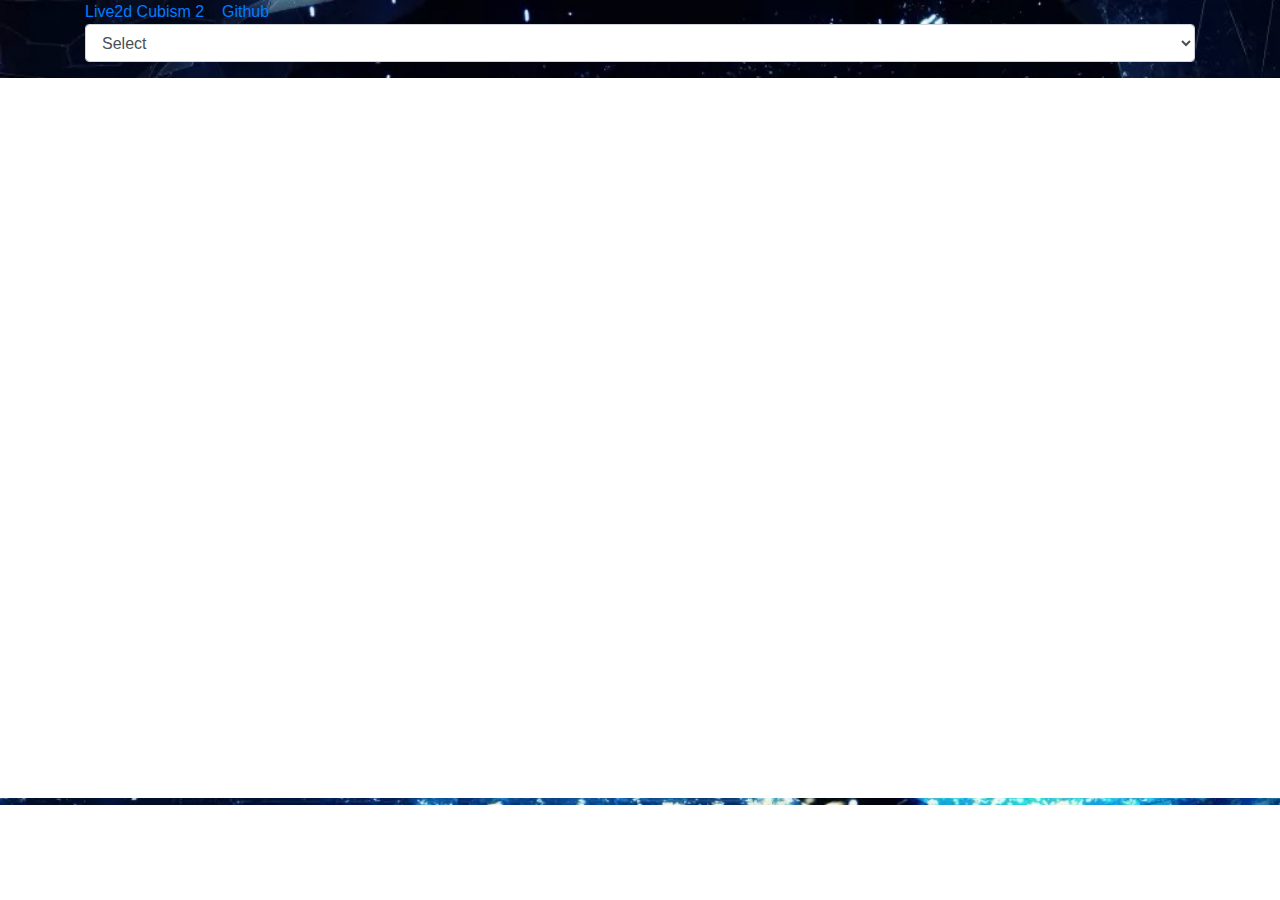
<file: z_live2D/live2d_3/indexe.html>
<!DOCTYPE html>
<html>
<head>
    <meta charset="utf-8" />
    <title>Live2d Cubism 3</title>
    <link rel="icon" href="../favicon.ico">
    <link rel="stylesheet" href="css/bootstrap.min.css">
</head>
<body>
    <div class="container">
        <a href="../">Live2d Cubism 2</a>&nbsp;&nbsp;&nbsp;&nbsp;<a target="_blank" href="https://github.com/imuncle/live2d">Github</a>
        <div class="form-group">
            <select class="selectCharacter form-control"></select>
        </div>
        <div class="selectAnimation btn-group" role="group" aria-label="Animation" style="display: flex; flex-wrap: wrap;"></div>
    </div>
    <!-- Canvas -->
    <div class="Canvas left"></div>

    <script src="js/jquery.min.js"></script>
    <script src="js/bootstrap.min.js"></script>
    
    <!-- Live2DCubismCore -->
    <script src="js/live2dcubismcore.min.js"></script>

    <!-- Include Pixi. -->
    <script src="js/pixi.min.js"></script>

    <!-- Include Cubism Components. -->
    <script src="js/live2dcubismframework.js"></script>
    <script src="js/live2dcubismpixi.js"></script>

    <!-- User's Script -->
    <script src="js/charData.js"></script>
    <script src="js/l2d.js"></script>
    <script src="js/main.js"></script>
</body>
</html>
</file>
<file: assets/style.BYfAHu-2.css>
@font-face{font-family:Inter;font-style:normal;font-weight:100 900;font-display:swap;src:url(/assets/inter-roman-cyrillic-ext.BBPuwvHQ.woff2) format("woff2");unicode-range:U+0460-052F,U+1C80-1C88,U+20B4,U+2DE0-2DFF,U+A640-A69F,U+FE2E-FE2F}@font-face{font-family:Inter;font-style:normal;font-weight:100 900;font-display:swap;src:url(/assets/inter-roman-cyrillic.C5lxZ8CY.woff2) format("woff2");unicode-range:U+0301,U+0400-045F,U+0490-0491,U+04B0-04B1,U+2116}@font-face{font-family:Inter;font-style:normal;font-weight:100 900;font-display:swap;src:url(/assets/inter-roman-greek-ext.CqjqNYQ-.woff2) format("woff2");unicode-range:U+1F00-1FFF}@font-face{font-family:Inter;font-style:normal;font-weight:100 900;font-display:swap;src:url(/assets/inter-roman-greek.BBVDIX6e.woff2) format("woff2");unicode-range:U+0370-0377,U+037A-037F,U+0384-038A,U+038C,U+038E-03A1,U+03A3-03FF}@font-face{font-family:Inter;font-style:normal;font-weight:100 900;font-display:swap;src:url(/assets/inter-roman-vietnamese.BjW4sHH5.woff2) format("woff2");unicode-range:U+0102-0103,U+0110-0111,U+0128-0129,U+0168-0169,U+01A0-01A1,U+01AF-01B0,U+0300-0301,U+0303-0304,U+0308-0309,U+0323,U+0329,U+1EA0-1EF9,U+20AB}@font-face{font-family:Inter;font-style:normal;font-weight:100 900;font-display:swap;src:url(/assets/inter-roman-latin-ext.4ZJIpNVo.woff2) format("woff2");unicode-range:U+0100-02AF,U+0304,U+0308,U+0329,U+1E00-1E9F,U+1EF2-1EFF,U+2020,U+20A0-20AB,U+20AD-20C0,U+2113,U+2C60-2C7F,U+A720-A7FF}@font-face{font-family:Inter;font-style:normal;font-weight:100 900;font-display:swap;src:url(/assets/inter-roman-latin.Di8DUHzh.woff2) format("woff2");unicode-range:U+0000-00FF,U+0131,U+0152-0153,U+02BB-02BC,U+02C6,U+02DA,U+02DC,U+0304,U+0308,U+0329,U+2000-206F,U+2074,U+20AC,U+2122,U+2191,U+2193,U+2212,U+2215,U+FEFF,U+FFFD}@font-face{font-family:Inter;font-style:italic;font-weight:100 900;font-display:swap;src:url(/assets/inter-italic-cyrillic-ext.r48I6akx.woff2) format("woff2");unicode-range:U+0460-052F,U+1C80-1C88,U+20B4,U+2DE0-2DFF,U+A640-A69F,U+FE2E-FE2F}@font-face{font-family:Inter;font-style:italic;font-weight:100 900;font-display:swap;src:url(/assets/inter-italic-cyrillic.By2_1cv3.woff2) format("woff2");unicode-range:U+0301,U+0400-045F,U+0490-0491,U+04B0-04B1,U+2116}@font-face{font-family:Inter;font-style:italic;font-weight:100 900;font-display:swap;src:url(/assets/inter-italic-greek-ext.1u6EdAuj.woff2) format("woff2");unicode-range:U+1F00-1FFF}@font-face{font-family:Inter;font-style:italic;font-weight:100 900;font-display:swap;src:url(/assets/inter-italic-greek.DJ8dCoTZ.woff2) format("woff2");unicode-range:U+0370-0377,U+037A-037F,U+0384-038A,U+038C,U+038E-03A1,U+03A3-03FF}@font-face{font-family:Inter;font-style:italic;font-weight:100 900;font-display:swap;src:url(/assets/inter-italic-vietnamese.BSbpV94h.woff2) format("woff2");unicode-range:U+0102-0103,U+0110-0111,U+0128-0129,U+0168-0169,U+01A0-01A1,U+01AF-01B0,U+0300-0301,U+0303-0304,U+0308-0309,U+0323,U+0329,U+1EA0-1EF9,U+20AB}@font-face{font-family:Inter;font-style:italic;font-weight:100 900;font-display:swap;src:url(/assets/inter-italic-latin-ext.CN1xVJS-.woff2) format("woff2");unicode-range:U+0100-02AF,U+0304,U+0308,U+0329,U+1E00-1E9F,U+1EF2-1EFF,U+2020,U+20A0-20AB,U+20AD-20C0,U+2113,U+2C60-2C7F,U+A720-A7FF}@font-face{font-family:Inter;font-style:italic;font-weight:100 900;font-display:swap;src:url(/assets/inter-italic-latin.C2AdPX0b.woff2) format("woff2");unicode-range:U+0000-00FF,U+0131,U+0152-0153,U+02BB-02BC,U+02C6,U+02DA,U+02DC,U+0304,U+0308,U+0329,U+2000-206F,U+2074,U+20AC,U+2122,U+2191,U+2193,U+2212,U+2215,U+FEFF,U+FFFD}@font-face{font-family:Chinese Quotes;src:local("PingFang SC Regular"),local("PingFang SC"),local("SimHei"),local("Source Han Sans SC");unicode-range:U+2018,U+2019,U+201C,U+201D}:root{--vp-c-white: #ffffff;--vp-c-black: #000000;--vp-c-neutral: var(--vp-c-black);--vp-c-neutral-inverse: var(--vp-c-white)}.dark{--vp-c-neutral: var(--vp-c-white);--vp-c-neutral-inverse: var(--vp-c-black)}:root{--vp-c-gray-1: #dddde3;--vp-c-gray-2: #e4e4e9;--vp-c-gray-3: #ebebef;--vp-c-gray-soft: rgba(142, 150, 170, .14);--vp-c-indigo-1: #3451b2;--vp-c-indigo-2: #3a5ccc;--vp-c-indigo-3: #5672cd;--vp-c-indigo-soft: rgba(100, 108, 255, .14);--vp-c-purple-1: #6f42c1;--vp-c-purple-2: #7e4cc9;--vp-c-purple-3: #8e5cd9;--vp-c-purple-soft: rgba(159, 122, 234, .14);--vp-c-green-1: #18794e;--vp-c-green-2: #299764;--vp-c-green-3: #30a46c;--vp-c-green-soft: rgba(16, 185, 129, .14);--vp-c-yellow-1: #915930;--vp-c-yellow-2: #946300;--vp-c-yellow-3: #9f6a00;--vp-c-yellow-soft: rgba(234, 179, 8, .14);--vp-c-red-1: #b8272c;--vp-c-red-2: #d5393e;--vp-c-red-3: #e0575b;--vp-c-red-soft: rgba(244, 63, 94, .14);--vp-c-sponsor: #db2777}.dark{--vp-c-gray-1: #515c67;--vp-c-gray-2: #414853;--vp-c-gray-3: #32363f;--vp-c-gray-soft: rgba(101, 117, 133, .16);--vp-c-indigo-1: #a8b1ff;--vp-c-indigo-2: #5c73e7;--vp-c-indigo-3: #3e63dd;--vp-c-indigo-soft: rgba(100, 108, 255, .16);--vp-c-purple-1: #c8abfa;--vp-c-purple-2: #a879e6;--vp-c-purple-3: #8e5cd9;--vp-c-purple-soft: rgba(159, 122, 234, .16);--vp-c-green-1: #3dd68c;--vp-c-green-2: #30a46c;--vp-c-green-3: #298459;--vp-c-green-soft: rgba(16, 185, 129, .16);--vp-c-yellow-1: #f9b44e;--vp-c-yellow-2: #da8b17;--vp-c-yellow-3: #a46a0a;--vp-c-yellow-soft: rgba(234, 179, 8, .16);--vp-c-red-1: #f66f81;--vp-c-red-2: #f14158;--vp-c-red-3: #b62a3c;--vp-c-red-soft: rgba(244, 63, 94, .16)}:root{--vp-c-bg: #ffffff;--vp-c-bg-alt: #f6f6f7;--vp-c-bg-elv: #ffffff;--vp-c-bg-soft: #f6f6f7}.dark{--vp-c-bg: #1b1b1f;--vp-c-bg-alt: #161618;--vp-c-bg-elv: #202127;--vp-c-bg-soft: #202127}:root{--vp-c-border: #c2c2c4;--vp-c-divider: #e2e2e3;--vp-c-gutter: #e2e2e3}.dark{--vp-c-border: #3c3f44;--vp-c-divider: #2e2e32;--vp-c-gutter: #000000}:root{--vp-c-text-1: rgba(60, 60, 67);--vp-c-text-2: rgba(60, 60, 67, .78);--vp-c-text-3: rgba(60, 60, 67, .56)}.dark{--vp-c-text-1: rgba(255, 255, 245, .86);--vp-c-text-2: rgba(235, 235, 245, .6);--vp-c-text-3: rgba(235, 235, 245, .38)}:root{--vp-c-default-1: var(--vp-c-gray-1);--vp-c-default-2: var(--vp-c-gray-2);--vp-c-default-3: var(--vp-c-gray-3);--vp-c-default-soft: var(--vp-c-gray-soft);--vp-c-brand-1: var(--vp-c-indigo-1);--vp-c-brand-2: var(--vp-c-indigo-2);--vp-c-brand-3: var(--vp-c-indigo-3);--vp-c-brand-soft: var(--vp-c-indigo-soft);--vp-c-brand: var(--vp-c-brand-1);--vp-c-tip-1: var(--vp-c-brand-1);--vp-c-tip-2: var(--vp-c-brand-2);--vp-c-tip-3: var(--vp-c-brand-3);--vp-c-tip-soft: var(--vp-c-brand-soft);--vp-c-note-1: var(--vp-c-brand-1);--vp-c-note-2: var(--vp-c-brand-2);--vp-c-note-3: var(--vp-c-brand-3);--vp-c-note-soft: var(--vp-c-brand-soft);--vp-c-success-1: var(--vp-c-green-1);--vp-c-success-2: var(--vp-c-green-2);--vp-c-success-3: var(--vp-c-green-3);--vp-c-success-soft: var(--vp-c-green-soft);--vp-c-important-1: var(--vp-c-purple-1);--vp-c-important-2: var(--vp-c-purple-2);--vp-c-important-3: var(--vp-c-purple-3);--vp-c-important-soft: var(--vp-c-purple-soft);--vp-c-warning-1: var(--vp-c-yellow-1);--vp-c-warning-2: var(--vp-c-yellow-2);--vp-c-warning-3: var(--vp-c-yellow-3);--vp-c-warning-soft: var(--vp-c-yellow-soft);--vp-c-danger-1: var(--vp-c-red-1);--vp-c-danger-2: var(--vp-c-red-2);--vp-c-danger-3: var(--vp-c-red-3);--vp-c-danger-soft: var(--vp-c-red-soft);--vp-c-caution-1: var(--vp-c-red-1);--vp-c-caution-2: var(--vp-c-red-2);--vp-c-caution-3: var(--vp-c-red-3);--vp-c-caution-soft: var(--vp-c-red-soft)}:root{--vp-font-family-base: "Chinese Quotes", Inter, ui-sans-serif, system-ui, sans-serif, "Apple Color Emoji", "Segoe UI Emoji", "Segoe UI Symbol", "Noto Color Emoji", "Apple Color Emoji", "Segoe UI Emoji", "Segoe UI Symbol", "Noto Color Emoji";--vp-font-family-mono: ui-monospace, SFMono-Regular, Menlo, Monaco, Consolas, "Liberation Mono", "Courier New", monospace;font-optical-sizing:auto}:root{--vp-shadow-1: 0 1px 2px rgba(0, 0, 0, .04), 0 1px 2px rgba(0, 0, 0, .06);--vp-shadow-2: 0 3px 12px rgba(0, 0, 0, .07), 0 1px 4px rgba(0, 0, 0, .07);--vp-shadow-3: 0 12px 32px rgba(0, 0, 0, .1), 0 2px 6px rgba(0, 0, 0, .08);--vp-shadow-4: 0 14px 44px rgba(0, 0, 0, .12), 0 3px 9px rgba(0, 0, 0, .12);--vp-shadow-5: 0 18px 56px rgba(0, 0, 0, .16), 0 4px 12px rgba(0, 0, 0, .16)}:root{--vp-z-index-footer: 10;--vp-z-index-local-nav: 20;--vp-z-index-nav: 30;--vp-z-index-layout-top: 40;--vp-z-index-backdrop: 50;--vp-z-index-sidebar: 60}@media (min-width: 960px){:root{--vp-z-index-sidebar: 25}}:root{--vp-layout-max-width: 1440px}:root{--vp-header-anchor-symbol: "#"}:root{--vp-code-line-height: 1.7;--vp-code-font-size: .875em;--vp-code-color: var(--vp-c-brand-1);--vp-code-link-color: var(--vp-c-brand-1);--vp-code-link-hover-color: var(--vp-c-brand-2);--vp-code-bg: var(--vp-c-default-soft);--vp-code-block-color: var(--vp-c-text-2);--vp-code-block-bg: var(--vp-c-bg-alt);--vp-code-block-divider-color: var(--vp-c-gutter);--vp-code-lang-color: var(--vp-c-text-3);--vp-code-line-highlight-color: var(--vp-c-default-soft);--vp-code-line-number-color: var(--vp-c-text-3);--vp-code-line-diff-add-color: var(--vp-c-success-soft);--vp-code-line-diff-add-symbol-color: var(--vp-c-success-1);--vp-code-line-diff-remove-color: var(--vp-c-danger-soft);--vp-code-line-diff-remove-symbol-color: var(--vp-c-danger-1);--vp-code-line-warning-color: var(--vp-c-warning-soft);--vp-code-line-error-color: var(--vp-c-danger-soft);--vp-code-copy-code-border-color: var(--vp-c-divider);--vp-code-copy-code-bg: var(--vp-c-bg-soft);--vp-code-copy-code-hover-border-color: var(--vp-c-divider);--vp-code-copy-code-hover-bg: var(--vp-c-bg);--vp-code-copy-code-active-text: var(--vp-c-text-2);--vp-code-copy-copied-text-content: "Copied";--vp-code-tab-divider: var(--vp-code-block-divider-color);--vp-code-tab-text-color: var(--vp-c-text-2);--vp-code-tab-bg: var(--vp-code-block-bg);--vp-code-tab-hover-text-color: var(--vp-c-text-1);--vp-code-tab-active-text-color: var(--vp-c-text-1);--vp-code-tab-active-bar-color: var(--vp-c-brand-1)}:root{--vp-button-brand-border: transparent;--vp-button-brand-text: var(--vp-c-white);--vp-button-brand-bg: var(--vp-c-brand-3);--vp-button-brand-hover-border: transparent;--vp-button-brand-hover-text: var(--vp-c-white);--vp-button-brand-hover-bg: var(--vp-c-brand-2);--vp-button-brand-active-border: transparent;--vp-button-brand-active-text: var(--vp-c-white);--vp-button-brand-active-bg: var(--vp-c-brand-1);--vp-button-alt-border: transparent;--vp-button-alt-text: var(--vp-c-text-1);--vp-button-alt-bg: var(--vp-c-default-3);--vp-button-alt-hover-border: transparent;--vp-button-alt-hover-text: var(--vp-c-text-1);--vp-button-alt-hover-bg: var(--vp-c-default-2);--vp-button-alt-active-border: transparent;--vp-button-alt-active-text: var(--vp-c-text-1);--vp-button-alt-active-bg: var(--vp-c-default-1);--vp-button-sponsor-border: var(--vp-c-text-2);--vp-button-sponsor-text: var(--vp-c-text-2);--vp-button-sponsor-bg: transparent;--vp-button-sponsor-hover-border: var(--vp-c-sponsor);--vp-button-sponsor-hover-text: var(--vp-c-sponsor);--vp-button-sponsor-hover-bg: transparent;--vp-button-sponsor-active-border: var(--vp-c-sponsor);--vp-button-sponsor-active-text: var(--vp-c-sponsor);--vp-button-sponsor-active-bg: transparent}:root{--vp-custom-block-font-size: 14px;--vp-custom-block-code-font-size: 13px;--vp-custom-block-info-border: transparent;--vp-custom-block-info-text: var(--vp-c-text-1);--vp-custom-block-info-bg: var(--vp-c-default-soft);--vp-custom-block-info-code-bg: var(--vp-c-default-soft);--vp-custom-block-note-border: transparent;--vp-custom-block-note-text: var(--vp-c-text-1);--vp-custom-block-note-bg: var(--vp-c-default-soft);--vp-custom-block-note-code-bg: var(--vp-c-default-soft);--vp-custom-block-tip-border: transparent;--vp-custom-block-tip-text: var(--vp-c-text-1);--vp-custom-block-tip-bg: var(--vp-c-tip-soft);--vp-custom-block-tip-code-bg: var(--vp-c-tip-soft);--vp-custom-block-important-border: transparent;--vp-custom-block-important-text: var(--vp-c-text-1);--vp-custom-block-important-bg: var(--vp-c-important-soft);--vp-custom-block-important-code-bg: var(--vp-c-important-soft);--vp-custom-block-warning-border: transparent;--vp-custom-block-warning-text: var(--vp-c-text-1);--vp-custom-block-warning-bg: var(--vp-c-warning-soft);--vp-custom-block-warning-code-bg: var(--vp-c-warning-soft);--vp-custom-block-danger-border: transparent;--vp-custom-block-danger-text: var(--vp-c-text-1);--vp-custom-block-danger-bg: var(--vp-c-danger-soft);--vp-custom-block-danger-code-bg: var(--vp-c-danger-soft);--vp-custom-block-caution-border: transparent;--vp-custom-block-caution-text: var(--vp-c-text-1);--vp-custom-block-caution-bg: var(--vp-c-caution-soft);--vp-custom-block-caution-code-bg: var(--vp-c-caution-soft);--vp-custom-block-details-border: var(--vp-custom-block-info-border);--vp-custom-block-details-text: var(--vp-custom-block-info-text);--vp-custom-block-details-bg: var(--vp-custom-block-info-bg);--vp-custom-block-details-code-bg: var(--vp-custom-block-info-code-bg)}:root{--vp-input-border-color: var(--vp-c-border);--vp-input-bg-color: var(--vp-c-bg-alt);--vp-input-switch-bg-color: var(--vp-c-default-soft)}:root{--vp-nav-height: 64px;--vp-nav-bg-color: var(--vp-c-bg);--vp-nav-screen-bg-color: var(--vp-c-bg);--vp-nav-logo-height: 24px}.hide-nav{--vp-nav-height: 0px}.hide-nav .VPSidebar{--vp-nav-height: 22px}:root{--vp-local-nav-bg-color: var(--vp-c-bg)}:root{--vp-sidebar-width: 272px;--vp-sidebar-bg-color: var(--vp-c-bg-alt)}:root{--vp-backdrop-bg-color: rgba(0, 0, 0, .6)}:root{--vp-home-hero-name-color: var(--vp-c-brand-1);--vp-home-hero-name-background: transparent;--vp-home-hero-image-background-image: none;--vp-home-hero-image-filter: none}:root{--vp-badge-info-border: transparent;--vp-badge-info-text: var(--vp-c-text-2);--vp-badge-info-bg: var(--vp-c-default-soft);--vp-badge-tip-border: transparent;--vp-badge-tip-text: var(--vp-c-tip-1);--vp-badge-tip-bg: var(--vp-c-tip-soft);--vp-badge-warning-border: transparent;--vp-badge-warning-text: var(--vp-c-warning-1);--vp-badge-warning-bg: var(--vp-c-warning-soft);--vp-badge-danger-border: transparent;--vp-badge-danger-text: var(--vp-c-danger-1);--vp-badge-danger-bg: var(--vp-c-danger-soft)}:root{--vp-carbon-ads-text-color: var(--vp-c-text-1);--vp-carbon-ads-poweredby-color: var(--vp-c-text-2);--vp-carbon-ads-bg-color: var(--vp-c-bg-soft);--vp-carbon-ads-hover-text-color: var(--vp-c-brand-1);--vp-carbon-ads-hover-poweredby-color: var(--vp-c-text-1)}:root{--vp-local-search-bg: var(--vp-c-bg);--vp-local-search-result-bg: var(--vp-c-bg);--vp-local-search-result-border: var(--vp-c-divider);--vp-local-search-result-selected-bg: var(--vp-c-bg);--vp-local-search-result-selected-border: var(--vp-c-brand-1);--vp-local-search-highlight-bg: var(--vp-c-brand-1);--vp-local-search-highlight-text: var(--vp-c-neutral-inverse)}@media (prefers-reduced-motion: reduce){*,:before,:after{animation-delay:-1ms!important;animation-duration:1ms!important;animation-iteration-count:1!important;background-attachment:initial!important;scroll-behavior:auto!important;transition-duration:0s!important;transition-delay:0s!important}}*,:before,:after{box-sizing:border-box}html{line-height:1.4;font-size:16px;-webkit-text-size-adjust:100%}html.dark{color-scheme:dark}body{margin:0;width:100%;min-width:320px;min-height:100vh;line-height:24px;font-family:var(--vp-font-family-base);font-size:16px;font-weight:400;color:var(--vp-c-text-1);background-color:var(--vp-c-bg);font-synthesis:style;text-rendering:optimizeLegibility;-webkit-font-smoothing:antialiased;-moz-osx-font-smoothing:grayscale}main{display:block}h1,h2,h3,h4,h5,h6{margin:0;line-height:24px;font-size:16px;font-weight:400}p{margin:0}strong,b{font-weight:600}a,area,button,[role=button],input,label,select,summary,textarea{touch-action:manipulation}a{color:inherit;text-decoration:inherit}ol,ul{list-style:none;margin:0;padding:0}blockquote{margin:0}pre,code,kbd,samp{font-family:var(--vp-font-family-mono)}img,svg,video,canvas,audio,iframe,embed,object{display:block}figure{margin:0}img,video{max-width:100%;height:auto}button,input,optgroup,select,textarea{border:0;padding:0;line-height:inherit;color:inherit}button{padding:0;font-family:inherit;background-color:transparent;background-image:none}button:enabled,[role=button]:enabled{cursor:pointer}button:focus,button:focus-visible{outline:1px dotted;outline:4px auto -webkit-focus-ring-color}button:focus:not(:focus-visible){outline:none!important}input:focus,textarea:focus,select:focus{outline:none}table{border-collapse:collapse}input{background-color:transparent}input:-ms-input-placeholder,textarea:-ms-input-placeholder{color:var(--vp-c-text-3)}input::-ms-input-placeholder,textarea::-ms-input-placeholder{color:var(--vp-c-text-3)}input::placeholder,textarea::placeholder{color:var(--vp-c-text-3)}input::-webkit-outer-spin-button,input::-webkit-inner-spin-button{-webkit-appearance:none;margin:0}input[type=number]{-moz-appearance:textfield}textarea{resize:vertical}select{-webkit-appearance:none}fieldset{margin:0;padding:0}h1,h2,h3,h4,h5,h6,li,p{overflow-wrap:break-word}vite-error-overlay{z-index:9999}mjx-container{display:inline-block;margin:auto 2px -2px}mjx-container>svg{display:inline-block;margin:auto}[class^=vpi-],[class*=" vpi-"],.vp-icon{width:1em;height:1em}[class^=vpi-].bg,[class*=" vpi-"].bg,.vp-icon.bg{background-size:100% 100%;background-color:transparent}[class^=vpi-]:not(.bg),[class*=" vpi-"]:not(.bg),.vp-icon:not(.bg){-webkit-mask:var(--icon) no-repeat;mask:var(--icon) no-repeat;-webkit-mask-size:100% 100%;mask-size:100% 100%;background-color:currentColor;color:inherit}.vpi-align-left{--icon: url("data:image/svg+xml,%3Csvg xmlns='http://www.w3.org/2000/svg' fill='none' stroke='currentColor' stroke-linecap='round' stroke-linejoin='round' stroke-width='2' viewBox='0 0 24 24'%3E%3Cpath d='M21 6H3M15 12H3M17 18H3'/%3E%3C/svg%3E")}.vpi-arrow-right,.vpi-arrow-down,.vpi-arrow-left,.vpi-arrow-up{--icon: url("data:image/svg+xml,%3Csvg xmlns='http://www.w3.org/2000/svg' fill='none' stroke='currentColor' stroke-linecap='round' stroke-linejoin='round' stroke-width='2' viewBox='0 0 24 24'%3E%3Cpath d='M5 12h14M12 5l7 7-7 7'/%3E%3C/svg%3E")}.vpi-chevron-right,.vpi-chevron-down,.vpi-chevron-left,.vpi-chevron-up{--icon: url("data:image/svg+xml,%3Csvg xmlns='http://www.w3.org/2000/svg' fill='none' stroke='currentColor' stroke-linecap='round' stroke-linejoin='round' stroke-width='2' viewBox='0 0 24 24'%3E%3Cpath d='m9 18 6-6-6-6'/%3E%3C/svg%3E")}.vpi-chevron-down,.vpi-arrow-down{transform:rotate(90deg)}.vpi-chevron-left,.vpi-arrow-left{transform:rotate(180deg)}.vpi-chevron-up,.vpi-arrow-up{transform:rotate(-90deg)}.vpi-square-pen{--icon: url("data:image/svg+xml,%3Csvg xmlns='http://www.w3.org/2000/svg' fill='none' stroke='currentColor' stroke-linecap='round' stroke-linejoin='round' stroke-width='2' viewBox='0 0 24 24'%3E%3Cpath d='M12 3H5a2 2 0 0 0-2 2v14a2 2 0 0 0 2 2h14a2 2 0 0 0 2-2v-7'/%3E%3Cpath d='M18.375 2.625a2.121 2.121 0 1 1 3 3L12 15l-4 1 1-4Z'/%3E%3C/svg%3E")}.vpi-plus{--icon: url("data:image/svg+xml,%3Csvg xmlns='http://www.w3.org/2000/svg' fill='none' stroke='currentColor' stroke-linecap='round' stroke-linejoin='round' stroke-width='2' viewBox='0 0 24 24'%3E%3Cpath d='M5 12h14M12 5v14'/%3E%3C/svg%3E")}.vpi-sun{--icon: url("data:image/svg+xml,%3Csvg xmlns='http://www.w3.org/2000/svg' fill='none' stroke='currentColor' stroke-linecap='round' stroke-linejoin='round' stroke-width='2' viewBox='0 0 24 24'%3E%3Ccircle cx='12' cy='12' r='4'/%3E%3Cpath d='M12 2v2M12 20v2M4.93 4.93l1.41 1.41M17.66 17.66l1.41 1.41M2 12h2M20 12h2M6.34 17.66l-1.41 1.41M19.07 4.93l-1.41 1.41'/%3E%3C/svg%3E")}.vpi-moon{--icon: url("data:image/svg+xml,%3Csvg xmlns='http://www.w3.org/2000/svg' fill='none' stroke='currentColor' stroke-linecap='round' stroke-linejoin='round' stroke-width='2' viewBox='0 0 24 24'%3E%3Cpath d='M12 3a6 6 0 0 0 9 9 9 9 0 1 1-9-9Z'/%3E%3C/svg%3E")}.vpi-more-horizontal{--icon: url("data:image/svg+xml,%3Csvg xmlns='http://www.w3.org/2000/svg' fill='none' stroke='currentColor' stroke-linecap='round' stroke-linejoin='round' stroke-width='2' viewBox='0 0 24 24'%3E%3Ccircle cx='12' cy='12' r='1'/%3E%3Ccircle cx='19' cy='12' r='1'/%3E%3Ccircle cx='5' cy='12' r='1'/%3E%3C/svg%3E")}.vpi-languages{--icon: url("data:image/svg+xml,%3Csvg xmlns='http://www.w3.org/2000/svg' fill='none' stroke='currentColor' stroke-linecap='round' stroke-linejoin='round' stroke-width='2' viewBox='0 0 24 24'%3E%3Cpath d='m5 8 6 6M4 14l6-6 2-3M2 5h12M7 2h1M22 22l-5-10-5 10M14 18h6'/%3E%3C/svg%3E")}.vpi-heart{--icon: url("data:image/svg+xml,%3Csvg xmlns='http://www.w3.org/2000/svg' fill='none' stroke='currentColor' stroke-linecap='round' stroke-linejoin='round' stroke-width='2' viewBox='0 0 24 24'%3E%3Cpath d='M19 14c1.49-1.46 3-3.21 3-5.5A5.5 5.5 0 0 0 16.5 3c-1.76 0-3 .5-4.5 2-1.5-1.5-2.74-2-4.5-2A5.5 5.5 0 0 0 2 8.5c0 2.3 1.5 4.05 3 5.5l7 7Z'/%3E%3C/svg%3E")}.vpi-search{--icon: url("data:image/svg+xml,%3Csvg xmlns='http://www.w3.org/2000/svg' fill='none' stroke='currentColor' stroke-linecap='round' stroke-linejoin='round' stroke-width='2' viewBox='0 0 24 24'%3E%3Ccircle cx='11' cy='11' r='8'/%3E%3Cpath d='m21 21-4.3-4.3'/%3E%3C/svg%3E")}.vpi-layout-list{--icon: url("data:image/svg+xml,%3Csvg xmlns='http://www.w3.org/2000/svg' fill='none' stroke='currentColor' stroke-linecap='round' stroke-linejoin='round' stroke-width='2' viewBox='0 0 24 24'%3E%3Crect width='7' height='7' x='3' y='3' rx='1'/%3E%3Crect width='7' height='7' x='3' y='14' rx='1'/%3E%3Cpath d='M14 4h7M14 9h7M14 15h7M14 20h7'/%3E%3C/svg%3E")}.vpi-delete{--icon: url("data:image/svg+xml,%3Csvg xmlns='http://www.w3.org/2000/svg' fill='none' stroke='currentColor' stroke-linecap='round' stroke-linejoin='round' stroke-width='2' viewBox='0 0 24 24'%3E%3Cpath d='M20 5H9l-7 7 7 7h11a2 2 0 0 0 2-2V7a2 2 0 0 0-2-2ZM18 9l-6 6M12 9l6 6'/%3E%3C/svg%3E")}.vpi-corner-down-left{--icon: url("data:image/svg+xml,%3Csvg xmlns='http://www.w3.org/2000/svg' fill='none' stroke='currentColor' stroke-linecap='round' stroke-linejoin='round' stroke-width='2' viewBox='0 0 24 24'%3E%3Cpath d='m9 10-5 5 5 5'/%3E%3Cpath d='M20 4v7a4 4 0 0 1-4 4H4'/%3E%3C/svg%3E")}:root{--vp-icon-copy: url("data:image/svg+xml,%3Csvg xmlns='http://www.w3.org/2000/svg' fill='none' stroke='rgba(128,128,128,1)' stroke-linecap='round' stroke-linejoin='round' stroke-width='2' viewBox='0 0 24 24'%3E%3Crect width='8' height='4' x='8' y='2' rx='1' ry='1'/%3E%3Cpath d='M16 4h2a2 2 0 0 1 2 2v14a2 2 0 0 1-2 2H6a2 2 0 0 1-2-2V6a2 2 0 0 1 2-2h2'/%3E%3C/svg%3E");--vp-icon-copied: url("data:image/svg+xml,%3Csvg xmlns='http://www.w3.org/2000/svg' fill='none' stroke='rgba(128,128,128,1)' stroke-linecap='round' stroke-linejoin='round' stroke-width='2' viewBox='0 0 24 24'%3E%3Crect width='8' height='4' x='8' y='2' rx='1' ry='1'/%3E%3Cpath d='M16 4h2a2 2 0 0 1 2 2v14a2 2 0 0 1-2 2H6a2 2 0 0 1-2-2V6a2 2 0 0 1 2-2h2'/%3E%3Cpath d='m9 14 2 2 4-4'/%3E%3C/svg%3E")}.vpi-social-discord{--icon: url("data:image/svg+xml,%3Csvg xmlns='http://www.w3.org/2000/svg' viewBox='0 0 24 24'%3E%3Cpath d='M20.317 4.37a19.791 19.791 0 0 0-4.885-1.515.074.074 0 0 0-.079.037c-.21.375-.444.864-.608 1.25a18.27 18.27 0 0 0-5.487 0 12.64 12.64 0 0 0-.617-1.25.077.077 0 0 0-.079-.037A19.736 19.736 0 0 0 3.677 4.37a.07.07 0 0 0-.032.027C.533 9.046-.32 13.58.099 18.057a.082.082 0 0 0 .031.057 19.9 19.9 0 0 0 5.993 3.03.078.078 0 0 0 .084-.028c.462-.63.874-1.295 1.226-1.994a.076.076 0 0 0-.041-.106 13.107 13.107 0 0 1-1.872-.892.077.077 0 0 1-.008-.128 10.2 10.2 0 0 0 .372-.292.074.074 0 0 1 .077-.01c3.928 1.793 8.18 1.793 12.062 0a.074.074 0 0 1 .078.01c.12.098.246.198.373.292a.077.077 0 0 1-.006.127 12.299 12.299 0 0 1-1.873.892.077.077 0 0 0-.041.107c.36.698.772 1.362 1.225 1.993a.076.076 0 0 0 .084.028 19.839 19.839 0 0 0 6.002-3.03.077.077 0 0 0 .032-.054c.5-5.177-.838-9.674-3.549-13.66a.061.061 0 0 0-.031-.03zM8.02 15.33c-1.183 0-2.157-1.085-2.157-2.419 0-1.333.956-2.419 2.157-2.419 1.21 0 2.176 1.096 2.157 2.42 0 1.333-.956 2.418-2.157 2.418zm7.975 0c-1.183 0-2.157-1.085-2.157-2.419 0-1.333.955-2.419 2.157-2.419 1.21 0 2.176 1.096 2.157 2.42 0 1.333-.946 2.418-2.157 2.418Z'/%3E%3C/svg%3E")}.vpi-social-facebook{--icon: url("data:image/svg+xml,%3Csvg xmlns='http://www.w3.org/2000/svg' viewBox='0 0 24 24'%3E%3Cpath d='M9.101 23.691v-7.98H6.627v-3.667h2.474v-1.58c0-4.085 1.848-5.978 5.858-5.978.401 0 .955.042 1.468.103a8.68 8.68 0 0 1 1.141.195v3.325a8.623 8.623 0 0 0-.653-.036 26.805 26.805 0 0 0-.733-.009c-.707 0-1.259.096-1.675.309a1.686 1.686 0 0 0-.679.622c-.258.42-.374.995-.374 1.752v1.297h3.919l-.386 2.103-.287 1.564h-3.246v8.245C19.396 23.238 24 18.179 24 12.044c0-6.627-5.373-12-12-12s-12 5.373-12 12c0 5.628 3.874 10.35 9.101 11.647Z'/%3E%3C/svg%3E")}.vpi-social-github{--icon: url("data:image/svg+xml,%3Csvg xmlns='http://www.w3.org/2000/svg' viewBox='0 0 24 24'%3E%3Cpath d='M12 .297c-6.63 0-12 5.373-12 12 0 5.303 3.438 9.8 8.205 11.385.6.113.82-.258.82-.577 0-.285-.01-1.04-.015-2.04-3.338.724-4.042-1.61-4.042-1.61C4.422 18.07 3.633 17.7 3.633 17.7c-1.087-.744.084-.729.084-.729 1.205.084 1.838 1.236 1.838 1.236 1.07 1.835 2.809 1.305 3.495.998.108-.776.417-1.305.76-1.605-2.665-.3-5.466-1.332-5.466-5.93 0-1.31.465-2.38 1.235-3.22-.135-.303-.54-1.523.105-3.176 0 0 1.005-.322 3.3 1.23.96-.267 1.98-.399 3-.405 1.02.006 2.04.138 3 .405 2.28-1.552 3.285-1.23 3.285-1.23.645 1.653.24 2.873.12 3.176.765.84 1.23 1.91 1.23 3.22 0 4.61-2.805 5.625-5.475 5.92.42.36.81 1.096.81 2.22 0 1.606-.015 2.896-.015 3.286 0 .315.21.69.825.57C20.565 22.092 24 17.592 24 12.297c0-6.627-5.373-12-12-12'/%3E%3C/svg%3E")}.vpi-social-instagram{--icon: url("data:image/svg+xml,%3Csvg xmlns='http://www.w3.org/2000/svg' viewBox='0 0 24 24'%3E%3Cpath d='M7.03.084c-1.277.06-2.149.264-2.91.563a5.874 5.874 0 0 0-2.124 1.388 5.878 5.878 0 0 0-1.38 2.127C.321 4.926.12 5.8.064 7.076.008 8.354-.005 8.764.001 12.023c.007 3.259.021 3.667.083 4.947.061 1.277.264 2.149.563 2.911.308.789.72 1.457 1.388 2.123a5.872 5.872 0 0 0 2.129 1.38c.763.295 1.636.496 2.913.552 1.278.056 1.689.069 4.947.063 3.257-.007 3.668-.021 4.947-.082 1.28-.06 2.147-.265 2.91-.563a5.881 5.881 0 0 0 2.123-1.388 5.881 5.881 0 0 0 1.38-2.129c.295-.763.496-1.636.551-2.912.056-1.28.07-1.69.063-4.948-.006-3.258-.02-3.667-.081-4.947-.06-1.28-.264-2.148-.564-2.911a5.892 5.892 0 0 0-1.387-2.123 5.857 5.857 0 0 0-2.128-1.38C19.074.322 18.202.12 16.924.066 15.647.009 15.236-.006 11.977 0 8.718.008 8.31.021 7.03.084m.14 21.693c-1.17-.05-1.805-.245-2.228-.408a3.736 3.736 0 0 1-1.382-.895 3.695 3.695 0 0 1-.9-1.378c-.165-.423-.363-1.058-.417-2.228-.06-1.264-.072-1.644-.08-4.848-.006-3.204.006-3.583.061-4.848.05-1.169.246-1.805.408-2.228.216-.561.477-.96.895-1.382a3.705 3.705 0 0 1 1.379-.9c.423-.165 1.057-.361 2.227-.417 1.265-.06 1.644-.072 4.848-.08 3.203-.006 3.583.006 4.85.062 1.168.05 1.804.244 2.227.408.56.216.96.475 1.382.895.421.42.681.817.9 1.378.165.422.362 1.056.417 2.227.06 1.265.074 1.645.08 4.848.005 3.203-.006 3.583-.061 4.848-.051 1.17-.245 1.805-.408 2.23-.216.56-.477.96-.896 1.38a3.705 3.705 0 0 1-1.378.9c-.422.165-1.058.362-2.226.418-1.266.06-1.645.072-4.85.079-3.204.007-3.582-.006-4.848-.06m9.783-16.192a1.44 1.44 0 1 0 1.437-1.442 1.44 1.44 0 0 0-1.437 1.442M5.839 12.012a6.161 6.161 0 1 0 12.323-.024 6.162 6.162 0 0 0-12.323.024M8 12.008A4 4 0 1 1 12.008 16 4 4 0 0 1 8 12.008'/%3E%3C/svg%3E")}.vpi-social-linkedin{--icon: url("data:image/svg+xml,%3Csvg xmlns='http://www.w3.org/2000/svg' viewBox='0 0 24 24'%3E%3Cpath d='M20.447 20.452h-3.554v-5.569c0-1.328-.027-3.037-1.852-3.037-1.853 0-2.136 1.445-2.136 2.939v5.667H9.351V9h3.414v1.561h.046c.477-.9 1.637-1.85 3.37-1.85 3.601 0 4.267 2.37 4.267 5.455v6.286zM5.337 7.433a2.062 2.062 0 0 1-2.063-2.065 2.064 2.064 0 1 1 2.063 2.065zm1.782 13.019H3.555V9h3.564v11.452zM22.225 0H1.771C.792 0 0 .774 0 1.729v20.542C0 23.227.792 24 1.771 24h20.451C23.2 24 24 23.227 24 22.271V1.729C24 .774 23.2 0 22.222 0h.003z'/%3E%3C/svg%3E")}.vpi-social-mastodon{--icon: url("data:image/svg+xml,%3Csvg xmlns='http://www.w3.org/2000/svg' viewBox='0 0 24 24'%3E%3Cpath d='M23.268 5.313c-.35-2.578-2.617-4.61-5.304-5.004C17.51.242 15.792 0 11.813 0h-.03c-3.98 0-4.835.242-5.288.309C3.882.692 1.496 2.518.917 5.127.64 6.412.61 7.837.661 9.143c.074 1.874.088 3.745.26 5.611.118 1.24.325 2.47.62 3.68.55 2.237 2.777 4.098 4.96 4.857 2.336.792 4.849.923 7.256.38.265-.061.527-.132.786-.213.585-.184 1.27-.39 1.774-.753a.057.057 0 0 0 .023-.043v-1.809a.052.052 0 0 0-.02-.041.053.053 0 0 0-.046-.01 20.282 20.282 0 0 1-4.709.545c-2.73 0-3.463-1.284-3.674-1.818a5.593 5.593 0 0 1-.319-1.433.053.053 0 0 1 .066-.054c1.517.363 3.072.546 4.632.546.376 0 .75 0 1.125-.01 1.57-.044 3.224-.124 4.768-.422.038-.008.077-.015.11-.024 2.435-.464 4.753-1.92 4.989-5.604.008-.145.03-1.52.03-1.67.002-.512.167-3.63-.024-5.545zm-3.748 9.195h-2.561V8.29c0-1.309-.55-1.976-1.67-1.976-1.23 0-1.846.79-1.846 2.35v3.403h-2.546V8.663c0-1.56-.617-2.35-1.848-2.35-1.112 0-1.668.668-1.67 1.977v6.218H4.822V8.102c0-1.31.337-2.35 1.011-3.12.696-.77 1.608-1.164 2.74-1.164 1.311 0 2.302.5 2.962 1.498l.638 1.06.638-1.06c.66-.999 1.65-1.498 2.96-1.498 1.13 0 2.043.395 2.74 1.164.675.77 1.012 1.81 1.012 3.12z'/%3E%3C/svg%3E")}.vpi-social-npm{--icon: url("data:image/svg+xml,%3Csvg xmlns='http://www.w3.org/2000/svg' viewBox='0 0 24 24'%3E%3Cpath d='M1.763 0C.786 0 0 .786 0 1.763v20.474C0 23.214.786 24 1.763 24h20.474c.977 0 1.763-.786 1.763-1.763V1.763C24 .786 23.214 0 22.237 0zM5.13 5.323l13.837.019-.009 13.836h-3.464l.01-10.382h-3.456L12.04 19.17H5.113z'/%3E%3C/svg%3E")}.vpi-social-slack{--icon: url("data:image/svg+xml,%3Csvg xmlns='http://www.w3.org/2000/svg' viewBox='0 0 24 24'%3E%3Cpath d='M5.042 15.165a2.528 2.528 0 0 1-2.52 2.523A2.528 2.528 0 0 1 0 15.165a2.527 2.527 0 0 1 2.522-2.52h2.52v2.52zm1.271 0a2.527 2.527 0 0 1 2.521-2.52 2.527 2.527 0 0 1 2.521 2.52v6.313A2.528 2.528 0 0 1 8.834 24a2.528 2.528 0 0 1-2.521-2.522v-6.313zM8.834 5.042a2.528 2.528 0 0 1-2.521-2.52A2.528 2.528 0 0 1 8.834 0a2.528 2.528 0 0 1 2.521 2.522v2.52H8.834zm0 1.271a2.528 2.528 0 0 1 2.521 2.521 2.528 2.528 0 0 1-2.521 2.521H2.522A2.528 2.528 0 0 1 0 8.834a2.528 2.528 0 0 1 2.522-2.521h6.312zm10.122 2.521a2.528 2.528 0 0 1 2.522-2.521A2.528 2.528 0 0 1 24 8.834a2.528 2.528 0 0 1-2.522 2.521h-2.522V8.834zm-1.268 0a2.528 2.528 0 0 1-2.523 2.521 2.527 2.527 0 0 1-2.52-2.521V2.522A2.527 2.527 0 0 1 15.165 0a2.528 2.528 0 0 1 2.523 2.522v6.312zm-2.523 10.122a2.528 2.528 0 0 1 2.523 2.522A2.528 2.528 0 0 1 15.165 24a2.527 2.527 0 0 1-2.52-2.522v-2.522h2.52zm0-1.268a2.527 2.527 0 0 1-2.52-2.523 2.526 2.526 0 0 1 2.52-2.52h6.313A2.527 2.527 0 0 1 24 15.165a2.528 2.528 0 0 1-2.522 2.523h-6.313z'/%3E%3C/svg%3E")}.vpi-social-twitter,.vpi-social-x{--icon: url("data:image/svg+xml,%3Csvg xmlns='http://www.w3.org/2000/svg' viewBox='0 0 24 24'%3E%3Cpath d='M18.901 1.153h3.68l-8.04 9.19L24 22.846h-7.406l-5.8-7.584-6.638 7.584H.474l8.6-9.83L0 1.154h7.594l5.243 6.932ZM17.61 20.644h2.039L6.486 3.24H4.298Z'/%3E%3C/svg%3E")}.vpi-social-youtube{--icon: url("data:image/svg+xml,%3Csvg xmlns='http://www.w3.org/2000/svg' viewBox='0 0 24 24'%3E%3Cpath d='M23.498 6.186a3.016 3.016 0 0 0-2.122-2.136C19.505 3.545 12 3.545 12 3.545s-7.505 0-9.377.505A3.017 3.017 0 0 0 .502 6.186C0 8.07 0 12 0 12s0 3.93.502 5.814a3.016 3.016 0 0 0 2.122 2.136c1.871.505 9.376.505 9.376.505s7.505 0 9.377-.505a3.015 3.015 0 0 0 2.122-2.136C24 15.93 24 12 24 12s0-3.93-.502-5.814zM9.545 15.568V8.432L15.818 12l-6.273 3.568z'/%3E%3C/svg%3E")}.visually-hidden{position:absolute;width:1px;height:1px;white-space:nowrap;clip:rect(0 0 0 0);clip-path:inset(50%);overflow:hidden}.custom-block{border:1px solid transparent;border-radius:8px;padding:16px 16px 8px;line-height:24px;font-size:var(--vp-custom-block-font-size);color:var(--vp-c-text-2)}.custom-block.info{border-color:var(--vp-custom-block-info-border);color:var(--vp-custom-block-info-text);background-color:var(--vp-custom-block-info-bg)}.custom-block.info a,.custom-block.info code{color:var(--vp-c-brand-1)}.custom-block.info a:hover,.custom-block.info a:hover>code{color:var(--vp-c-brand-2)}.custom-block.info code{background-color:var(--vp-custom-block-info-code-bg)}.custom-block.note{border-color:var(--vp-custom-block-note-border);color:var(--vp-custom-block-note-text);background-color:var(--vp-custom-block-note-bg)}.custom-block.note a,.custom-block.note code{color:var(--vp-c-brand-1)}.custom-block.note a:hover,.custom-block.note a:hover>code{color:var(--vp-c-brand-2)}.custom-block.note code{background-color:var(--vp-custom-block-note-code-bg)}.custom-block.tip{border-color:var(--vp-custom-block-tip-border);color:var(--vp-custom-block-tip-text);background-color:var(--vp-custom-block-tip-bg)}.custom-block.tip a,.custom-block.tip code{color:var(--vp-c-tip-1)}.custom-block.tip a:hover,.custom-block.tip a:hover>code{color:var(--vp-c-tip-2)}.custom-block.tip code{background-color:var(--vp-custom-block-tip-code-bg)}.custom-block.important{border-color:var(--vp-custom-block-important-border);color:var(--vp-custom-block-important-text);background-color:var(--vp-custom-block-important-bg)}.custom-block.important a,.custom-block.important code{color:var(--vp-c-important-1)}.custom-block.important a:hover,.custom-block.important a:hover>code{color:var(--vp-c-important-2)}.custom-block.important code{background-color:var(--vp-custom-block-important-code-bg)}.custom-block.warning{border-color:var(--vp-custom-block-warning-border);color:var(--vp-custom-block-warning-text);background-color:var(--vp-custom-block-warning-bg)}.custom-block.warning a,.custom-block.warning code{color:var(--vp-c-warning-1)}.custom-block.warning a:hover,.custom-block.warning a:hover>code{color:var(--vp-c-warning-2)}.custom-block.warning code{background-color:var(--vp-custom-block-warning-code-bg)}.custom-block.danger{border-color:var(--vp-custom-block-danger-border);color:var(--vp-custom-block-danger-text);background-color:var(--vp-custom-block-danger-bg)}.custom-block.danger a,.custom-block.danger code{color:var(--vp-c-danger-1)}.custom-block.danger a:hover,.custom-block.danger a:hover>code{color:var(--vp-c-danger-2)}.custom-block.danger code{background-color:var(--vp-custom-block-danger-code-bg)}.custom-block.caution{border-color:var(--vp-custom-block-caution-border);color:var(--vp-custom-block-caution-text);background-color:var(--vp-custom-block-caution-bg)}.custom-block.caution a,.custom-block.caution code{color:var(--vp-c-caution-1)}.custom-block.caution a:hover,.custom-block.caution a:hover>code{color:var(--vp-c-caution-2)}.custom-block.caution code{background-color:var(--vp-custom-block-caution-code-bg)}.custom-block.details{border-color:var(--vp-custom-block-details-border);color:var(--vp-custom-block-details-text);background-color:var(--vp-custom-block-details-bg)}.custom-block.details a{color:var(--vp-c-brand-1)}.custom-block.details a:hover,.custom-block.details a:hover>code{color:var(--vp-c-brand-2)}.custom-block.details code{background-color:var(--vp-custom-block-details-code-bg)}.custom-block-title{font-weight:600}.custom-block p+p{margin:8px 0}.custom-block.details summary{margin:0 0 8px;font-weight:700;cursor:pointer;-webkit-user-select:none;user-select:none}.custom-block.details summary+p{margin:8px 0}.custom-block a{color:inherit;font-weight:600;text-decoration:underline;text-underline-offset:2px;transition:opacity .25s}.custom-block a:hover{opacity:.75}.custom-block code{font-size:var(--vp-custom-block-code-font-size)}.custom-block.custom-block th,.custom-block.custom-block blockquote>p{font-size:var(--vp-custom-block-font-size);color:inherit}.dark .vp-code span{color:var(--shiki-dark, inherit)}html:not(.dark) .vp-code span{color:var(--shiki-light, inherit)}.vp-code-group{margin-top:16px}.vp-code-group .tabs{position:relative;display:flex;margin-right:-24px;margin-left:-24px;padding:0 12px;background-color:var(--vp-code-tab-bg);overflow-x:auto;overflow-y:hidden;box-shadow:inset 0 -1px var(--vp-code-tab-divider)}@media (min-width: 640px){.vp-code-group .tabs{margin-right:0;margin-left:0;border-radius:8px 8px 0 0}}.vp-code-group .tabs input{position:fixed;opacity:0;pointer-events:none}.vp-code-group .tabs label{position:relative;display:inline-block;border-bottom:1px solid transparent;padding:0 12px;line-height:48px;font-size:14px;font-weight:500;color:var(--vp-code-tab-text-color);white-space:nowrap;cursor:pointer;transition:color .25s}.vp-code-group .tabs label:after{position:absolute;right:8px;bottom:-1px;left:8px;z-index:1;height:2px;border-radius:2px;content:"";background-color:transparent;transition:background-color .25s}.vp-code-group label:hover{color:var(--vp-code-tab-hover-text-color)}.vp-code-group input:checked+label{color:var(--vp-code-tab-active-text-color)}.vp-code-group input:checked+label:after{background-color:var(--vp-code-tab-active-bar-color)}.vp-code-group div[class*=language-],.vp-block{display:none;margin-top:0!important;border-top-left-radius:0!important;border-top-right-radius:0!important}.vp-code-group div[class*=language-].active,.vp-block.active{display:block}.vp-block{padding:20px 24px}.vp-doc h1,.vp-doc h2,.vp-doc h3,.vp-doc h4,.vp-doc h5,.vp-doc h6{position:relative;font-weight:600;outline:none}.vp-doc h1{letter-spacing:-.02em;line-height:40px;font-size:28px}.vp-doc h2{margin:48px 0 16px;border-top:1px solid var(--vp-c-divider);padding-top:24px;letter-spacing:-.02em;line-height:32px;font-size:24px}.vp-doc h3{margin:32px 0 0;letter-spacing:-.01em;line-height:28px;font-size:20px}.vp-doc .header-anchor{position:absolute;top:0;left:0;margin-left:-.87em;font-weight:500;-webkit-user-select:none;user-select:none;opacity:0;text-decoration:none;transition:color .25s,opacity .25s}.vp-doc .header-anchor:before{content:var(--vp-header-anchor-symbol)}.vp-doc h1:hover .header-anchor,.vp-doc h1 .header-anchor:focus,.vp-doc h2:hover .header-anchor,.vp-doc h2 .header-anchor:focus,.vp-doc h3:hover .header-anchor,.vp-doc h3 .header-anchor:focus,.vp-doc h4:hover .header-anchor,.vp-doc h4 .header-anchor:focus,.vp-doc h5:hover .header-anchor,.vp-doc h5 .header-anchor:focus,.vp-doc h6:hover .header-anchor,.vp-doc h6 .header-anchor:focus{opacity:1}@media (min-width: 768px){.vp-doc h1{letter-spacing:-.02em;line-height:40px;font-size:32px}}.vp-doc h2 .header-anchor{top:24px}.vp-doc p,.vp-doc summary{margin:16px 0}.vp-doc p{line-height:28px}.vp-doc blockquote{margin:16px 0;border-left:2px solid var(--vp-c-divider);padding-left:16px;transition:border-color .5s}.vp-doc blockquote>p{margin:0;font-size:16px;color:var(--vp-c-text-2);transition:color .5s}.vp-doc a{font-weight:500;color:var(--vp-c-brand-1);text-decoration:underline;text-underline-offset:2px;transition:color .25s,opacity .25s}.vp-doc a:hover{color:var(--vp-c-brand-2)}.vp-doc strong{font-weight:600}.vp-doc ul,.vp-doc ol{padding-left:1.25rem;margin:16px 0}.vp-doc ul{list-style:disc}.vp-doc ol{list-style:decimal}.vp-doc li+li{margin-top:8px}.vp-doc li>ol,.vp-doc li>ul{margin:8px 0 0}.vp-doc table{display:block;border-collapse:collapse;margin:20px 0;overflow-x:auto}.vp-doc tr{background-color:var(--vp-c-bg);border-top:1px solid var(--vp-c-divider);transition:background-color .5s}.vp-doc tr:nth-child(2n){background-color:var(--vp-c-bg-soft)}.vp-doc th,.vp-doc td{border:1px solid var(--vp-c-divider);padding:8px 16px}.vp-doc th{text-align:left;font-size:14px;font-weight:600;color:var(--vp-c-text-2);background-color:var(--vp-c-bg-soft)}.vp-doc td{font-size:14px}.vp-doc hr{margin:16px 0;border:none;border-top:1px solid var(--vp-c-divider)}.vp-doc .custom-block{margin:16px 0}.vp-doc .custom-block p{margin:8px 0;line-height:24px}.vp-doc .custom-block p:first-child{margin:0}.vp-doc .custom-block div[class*=language-]{margin:8px 0;border-radius:8px}.vp-doc .custom-block div[class*=language-] code{font-weight:400;background-color:transparent}.vp-doc .custom-block .vp-code-group .tabs{margin:0;border-radius:8px 8px 0 0}.vp-doc :not(pre,h1,h2,h3,h4,h5,h6)>code{font-size:var(--vp-code-font-size);color:var(--vp-code-color)}.vp-doc :not(pre)>code{border-radius:4px;padding:3px 6px;background-color:var(--vp-code-bg);transition:color .25s,background-color .5s}.vp-doc a>code{color:var(--vp-code-link-color)}.vp-doc a:hover>code{color:var(--vp-code-link-hover-color)}.vp-doc h1>code,.vp-doc h2>code,.vp-doc h3>code{font-size:.9em}.vp-doc div[class*=language-],.vp-block{position:relative;margin:16px -24px;background-color:var(--vp-code-block-bg);overflow-x:auto;transition:background-color .5s}@media (min-width: 640px){.vp-doc div[class*=language-],.vp-block{border-radius:8px;margin:16px 0}}@media (max-width: 639px){.vp-doc li div[class*=language-]{border-radius:8px 0 0 8px}}.vp-doc div[class*=language-]+div[class*=language-],.vp-doc div[class$=-api]+div[class*=language-],.vp-doc div[class*=language-]+div[class$=-api]>div[class*=language-]{margin-top:-8px}.vp-doc [class*=language-] pre,.vp-doc [class*=language-] code{direction:ltr;text-align:left;white-space:pre;word-spacing:normal;word-break:normal;word-wrap:normal;-moz-tab-size:4;-o-tab-size:4;tab-size:4;-webkit-hyphens:none;-moz-hyphens:none;-ms-hyphens:none;hyphens:none}.vp-doc [class*=language-] pre{position:relative;z-index:1;margin:0;padding:20px 0;background:transparent;overflow-x:auto}.vp-doc [class*=language-] code{display:block;padding:0 24px;width:fit-content;min-width:100%;line-height:var(--vp-code-line-height);font-size:var(--vp-code-font-size);color:var(--vp-code-block-color);transition:color .5s}.vp-doc [class*=language-] code .highlighted{background-color:var(--vp-code-line-highlight-color);transition:background-color .5s;margin:0 -24px;padding:0 24px;width:calc(100% + 48px);display:inline-block}.vp-doc [class*=language-] code .highlighted.error{background-color:var(--vp-code-line-error-color)}.vp-doc [class*=language-] code .highlighted.warning{background-color:var(--vp-code-line-warning-color)}.vp-doc [class*=language-] code .diff{transition:background-color .5s;margin:0 -24px;padding:0 24px;width:calc(100% + 48px);display:inline-block}.vp-doc [class*=language-] code .diff:before{position:absolute;left:10px}.vp-doc [class*=language-] .has-focused-lines .line:not(.has-focus){filter:blur(.095rem);opacity:.4;transition:filter .35s,opacity .35s}.vp-doc [class*=language-] .has-focused-lines .line:not(.has-focus){opacity:.7;transition:filter .35s,opacity .35s}.vp-doc [class*=language-]:hover .has-focused-lines .line:not(.has-focus){filter:blur(0);opacity:1}.vp-doc [class*=language-] code .diff.remove{background-color:var(--vp-code-line-diff-remove-color);opacity:.7}.vp-doc [class*=language-] code .diff.remove:before{content:"-";color:var(--vp-code-line-diff-remove-symbol-color)}.vp-doc [class*=language-] code .diff.add{background-color:var(--vp-code-line-diff-add-color)}.vp-doc [class*=language-] code .diff.add:before{content:"+";color:var(--vp-code-line-diff-add-symbol-color)}.vp-doc div[class*=language-].line-numbers-mode{padding-left:32px}.vp-doc .line-numbers-wrapper{position:absolute;top:0;bottom:0;left:0;z-index:3;border-right:1px solid var(--vp-code-block-divider-color);padding-top:20px;width:32px;text-align:center;font-family:var(--vp-font-family-mono);line-height:var(--vp-code-line-height);font-size:var(--vp-code-font-size);color:var(--vp-code-line-number-color);transition:border-color .5s,color .5s}.vp-doc [class*=language-]>button.copy{direction:ltr;position:absolute;top:12px;right:12px;z-index:3;border:1px solid var(--vp-code-copy-code-border-color);border-radius:4px;width:40px;height:40px;background-color:var(--vp-code-copy-code-bg);opacity:0;cursor:pointer;background-image:var(--vp-icon-copy);background-position:50%;background-size:20px;background-repeat:no-repeat;transition:border-color .25s,background-color .25s,opacity .25s}.vp-doc [class*=language-]:hover>button.copy,.vp-doc [class*=language-]>button.copy:focus{opacity:1}.vp-doc [class*=language-]>button.copy:hover,.vp-doc [class*=language-]>button.copy.copied{border-color:var(--vp-code-copy-code-hover-border-color);background-color:var(--vp-code-copy-code-hover-bg)}.vp-doc [class*=language-]>button.copy.copied,.vp-doc [class*=language-]>button.copy:hover.copied{border-radius:0 4px 4px 0;background-color:var(--vp-code-copy-code-hover-bg);background-image:var(--vp-icon-copied)}.vp-doc [class*=language-]>button.copy.copied:before,.vp-doc [class*=language-]>button.copy:hover.copied:before{position:relative;top:-1px;transform:translate(calc(-100% - 1px));display:flex;justify-content:center;align-items:center;border:1px solid var(--vp-code-copy-code-hover-border-color);border-right:0;border-radius:4px 0 0 4px;padding:0 10px;width:fit-content;height:40px;text-align:center;font-size:12px;font-weight:500;color:var(--vp-code-copy-code-active-text);background-color:var(--vp-code-copy-code-hover-bg);white-space:nowrap;content:var(--vp-code-copy-copied-text-content)}.vp-doc [class*=language-]>span.lang{position:absolute;top:2px;right:8px;z-index:2;font-size:12px;font-weight:500;color:var(--vp-code-lang-color);transition:color .4s,opacity .4s}.vp-doc [class*=language-]:hover>button.copy+span.lang,.vp-doc [class*=language-]>button.copy:focus+span.lang{opacity:0}.vp-doc .VPTeamMembers{margin-top:24px}.vp-doc .VPTeamMembers.small.count-1 .container{margin:0!important;max-width:calc((100% - 24px)/2)!important}.vp-doc .VPTeamMembers.small.count-2 .container,.vp-doc .VPTeamMembers.small.count-3 .container{max-width:100%!important}.vp-doc .VPTeamMembers.medium.count-1 .container{margin:0!important;max-width:calc((100% - 24px)/2)!important}:is(.vp-external-link-icon,.vp-doc a[href*="://"],.vp-doc a[target=_blank]):not(.no-icon):after{display:inline-block;margin-top:-1px;margin-left:4px;width:11px;height:11px;background:currentColor;color:var(--vp-c-text-3);flex-shrink:0;--icon: url("data:image/svg+xml, %3Csvg xmlns='http://www.w3.org/2000/svg' viewBox='0 0 24 24' %3E%3Cpath d='M0 0h24v24H0V0z' fill='none' /%3E%3Cpath d='M9 5v2h6.59L4 18.59 5.41 20 17 8.41V15h2V5H9z' /%3E%3C/svg%3E");-webkit-mask-image:var(--icon);mask-image:var(--icon)}.vp-external-link-icon:after{content:""}.external-link-icon-enabled :is(.vp-doc a[href*="://"],.vp-doc a[target=_blank]):after{content:"";color:currentColor}.vp-sponsor{border-radius:16px;overflow:hidden}.vp-sponsor.aside{border-radius:12px}.vp-sponsor-section+.vp-sponsor-section{margin-top:4px}.vp-sponsor-tier{margin:0 0 4px!important;text-align:center;letter-spacing:1px!important;line-height:24px;width:100%;font-weight:600;color:var(--vp-c-text-2);background-color:var(--vp-c-bg-soft)}.vp-sponsor.normal .vp-sponsor-tier{padding:13px 0 11px;font-size:14px}.vp-sponsor.aside .vp-sponsor-tier{padding:9px 0 7px;font-size:12px}.vp-sponsor-grid+.vp-sponsor-tier{margin-top:4px}.vp-sponsor-grid{display:flex;flex-wrap:wrap;gap:4px}.vp-sponsor-grid.xmini .vp-sponsor-grid-link{height:64px}.vp-sponsor-grid.xmini .vp-sponsor-grid-image{max-width:64px;max-height:22px}.vp-sponsor-grid.mini .vp-sponsor-grid-link{height:72px}.vp-sponsor-grid.mini .vp-sponsor-grid-image{max-width:96px;max-height:24px}.vp-sponsor-grid.small .vp-sponsor-grid-link{height:96px}.vp-sponsor-grid.small .vp-sponsor-grid-image{max-width:96px;max-height:24px}.vp-sponsor-grid.medium .vp-sponsor-grid-link{height:112px}.vp-sponsor-grid.medium .vp-sponsor-grid-image{max-width:120px;max-height:36px}.vp-sponsor-grid.big .vp-sponsor-grid-link{height:184px}.vp-sponsor-grid.big .vp-sponsor-grid-image{max-width:192px;max-height:56px}.vp-sponsor-grid[data-vp-grid="2"] .vp-sponsor-grid-item{width:calc((100% - 4px)/2)}.vp-sponsor-grid[data-vp-grid="3"] .vp-sponsor-grid-item{width:calc((100% - 4px * 2) / 3)}.vp-sponsor-grid[data-vp-grid="4"] .vp-sponsor-grid-item{width:calc((100% - 12px)/4)}.vp-sponsor-grid[data-vp-grid="5"] .vp-sponsor-grid-item{width:calc((100% - 16px)/5)}.vp-sponsor-grid[data-vp-grid="6"] .vp-sponsor-grid-item{width:calc((100% - 4px * 5) / 6)}.vp-sponsor-grid-item{flex-shrink:0;width:100%;background-color:var(--vp-c-bg-soft);transition:background-color .25s}.vp-sponsor-grid-item:hover{background-color:var(--vp-c-default-soft)}.vp-sponsor-grid-item:hover .vp-sponsor-grid-image{filter:grayscale(0) invert(0)}.vp-sponsor-grid-item.empty:hover{background-color:var(--vp-c-bg-soft)}.dark .vp-sponsor-grid-item:hover{background-color:var(--vp-c-white)}.dark .vp-sponsor-grid-item.empty:hover{background-color:var(--vp-c-bg-soft)}.vp-sponsor-grid-link{display:flex}.vp-sponsor-grid-box{display:flex;justify-content:center;align-items:center;width:100%}.vp-sponsor-grid-image{max-width:100%;filter:grayscale(1);transition:filter .25s}.dark .vp-sponsor-grid-image{filter:grayscale(1) invert(1)}.VPBadge{display:inline-block;margin-left:2px;border:1px solid transparent;border-radius:12px;padding:0 10px;line-height:22px;font-size:12px;font-weight:500;transform:translateY(-2px)}.VPBadge.small{padding:0 6px;line-height:18px;font-size:10px;transform:translateY(-8px)}.VPDocFooter .VPBadge{display:none}.vp-doc h1>.VPBadge{margin-top:4px;vertical-align:top}.vp-doc h2>.VPBadge{margin-top:3px;padding:0 8px;vertical-align:top}.vp-doc h3>.VPBadge{vertical-align:middle}.vp-doc h4>.VPBadge,.vp-doc h5>.VPBadge,.vp-doc h6>.VPBadge{vertical-align:middle;line-height:18px}.VPBadge.info{border-color:var(--vp-badge-info-border);color:var(--vp-badge-info-text);background-color:var(--vp-badge-info-bg)}.VPBadge.tip{border-color:var(--vp-badge-tip-border);color:var(--vp-badge-tip-text);background-color:var(--vp-badge-tip-bg)}.VPBadge.warning{border-color:var(--vp-badge-warning-border);color:var(--vp-badge-warning-text);background-color:var(--vp-badge-warning-bg)}.VPBadge.danger{border-color:var(--vp-badge-danger-border);color:var(--vp-badge-danger-text);background-color:var(--vp-badge-danger-bg)}.VPBackdrop[data-v-e1ab0d8f]{position:fixed;top:0;right:0;bottom:0;left:0;z-index:var(--vp-z-index-backdrop);background:var(--vp-backdrop-bg-color);transition:opacity .5s}.VPBackdrop.fade-enter-from[data-v-e1ab0d8f],.VPBackdrop.fade-leave-to[data-v-e1ab0d8f]{opacity:0}.VPBackdrop.fade-leave-active[data-v-e1ab0d8f]{transition-duration:.25s}@media (min-width: 1280px){.VPBackdrop[data-v-e1ab0d8f]{display:none}}.NotFound[data-v-e439ba8b]{padding:64px 24px 96px;text-align:center}@media (min-width: 768px){.NotFound[data-v-e439ba8b]{padding:96px 32px 168px}}.code[data-v-e439ba8b]{line-height:64px;font-size:64px;font-weight:600}.title[data-v-e439ba8b]{padding-top:12px;letter-spacing:2px;line-height:20px;font-size:20px;font-weight:700}.divider[data-v-e439ba8b]{margin:24px auto 18px;width:64px;height:1px;background-color:var(--vp-c-divider)}.quote[data-v-e439ba8b]{margin:0 auto;max-width:256px;font-size:14px;font-weight:500;color:var(--vp-c-text-2)}.action[data-v-e439ba8b]{padding-top:20px}.link[data-v-e439ba8b]{display:inline-block;border:1px solid var(--vp-c-brand-1);border-radius:16px;padding:3px 16px;font-size:14px;font-weight:500;color:var(--vp-c-brand-1);transition:border-color .25s,color .25s}.link[data-v-e439ba8b]:hover{border-color:var(--vp-c-brand-2);color:var(--vp-c-brand-2)}.root[data-v-3d7578de]{position:relative;z-index:1}.nested[data-v-3d7578de]{padding-right:16px;padding-left:16px}.outline-link[data-v-3d7578de]{display:block;line-height:32px;font-size:14px;font-weight:400;color:var(--vp-c-text-2);white-space:nowrap;overflow:hidden;text-overflow:ellipsis;transition:color .5s}.outline-link[data-v-3d7578de]:hover,.outline-link.active[data-v-3d7578de]{color:var(--vp-c-text-1);transition:color .25s}.outline-link.nested[data-v-3d7578de]{padding-left:13px}.VPDocAsideOutline[data-v-b96b0a5f]{display:none}.VPDocAsideOutline.has-outline[data-v-b96b0a5f]{display:block}.content[data-v-b96b0a5f]{position:relative;border-left:1px solid var(--vp-c-divider);padding-left:16px;font-size:13px;font-weight:500}.outline-marker[data-v-b96b0a5f]{position:absolute;top:32px;left:-1px;z-index:0;opacity:0;width:2px;border-radius:2px;height:18px;background-color:var(--vp-c-brand-1);transition:top .25s cubic-bezier(0,1,.5,1),background-color .5s,opacity .25s}.outline-title[data-v-b96b0a5f]{line-height:32px;font-size:14px;font-weight:600}.VPDocAside[data-v-c7df15b5]{display:flex;flex-direction:column;flex-grow:1}.spacer[data-v-c7df15b5]{flex-grow:1}.VPDocAside[data-v-c7df15b5] .spacer+.VPDocAsideSponsors,.VPDocAside[data-v-c7df15b5] .spacer+.VPDocAsideCarbonAds{margin-top:24px}.VPDocAside[data-v-c7df15b5] .VPDocAsideSponsors+.VPDocAsideCarbonAds{margin-top:16px}.VPLastUpdated[data-v-11c2e78f]{line-height:24px;font-size:14px;font-weight:500;color:var(--vp-c-text-2)}@media (min-width: 640px){.VPLastUpdated[data-v-11c2e78f]{line-height:32px;font-size:14px;font-weight:500}}.VPDocFooter[data-v-8004f88e]{margin-top:64px}.edit-info[data-v-8004f88e]{padding-bottom:18px}@media (min-width: 640px){.edit-info[data-v-8004f88e]{display:flex;justify-content:space-between;align-items:center;padding-bottom:14px}}.edit-link-button[data-v-8004f88e]{display:flex;align-items:center;border:0;line-height:32px;font-size:14px;font-weight:500;color:var(--vp-c-brand-1);transition:color .25s}.edit-link-button[data-v-8004f88e]:hover{color:var(--vp-c-brand-2)}.edit-link-icon[data-v-8004f88e]{margin-right:8px}.prev-next[data-v-8004f88e]{border-top:1px solid var(--vp-c-divider);padding-top:24px;display:grid;grid-row-gap:8px}@media (min-width: 640px){.prev-next[data-v-8004f88e]{grid-template-columns:repeat(2,1fr);grid-column-gap:16px}}.pager-link[data-v-8004f88e]{display:block;border:1px solid var(--vp-c-divider);border-radius:8px;padding:11px 16px 13px;width:100%;height:100%;transition:border-color .25s}.pager-link[data-v-8004f88e]:hover{border-color:var(--vp-c-brand-1)}.pager-link.next[data-v-8004f88e]{margin-left:auto;text-align:right}.desc[data-v-8004f88e]{display:block;line-height:20px;font-size:12px;font-weight:500;color:var(--vp-c-text-2)}.title[data-v-8004f88e]{display:block;line-height:20px;font-size:14px;font-weight:500;color:var(--vp-c-brand-1);transition:color .25s}.VPDoc[data-v-ef13635e]{padding:32px 24px 96px;width:100%}@media (min-width: 768px){.VPDoc[data-v-ef13635e]{padding:48px 32px 128px}}@media (min-width: 960px){.VPDoc[data-v-ef13635e]{padding:48px 32px 0}.VPDoc:not(.has-sidebar) .container[data-v-ef13635e]{display:flex;justify-content:center;max-width:992px}.VPDoc:not(.has-sidebar) .content[data-v-ef13635e]{max-width:752px}}@media (min-width: 1280px){.VPDoc .container[data-v-ef13635e]{display:flex;justify-content:center}.VPDoc .aside[data-v-ef13635e]{display:block}}@media (min-width: 1440px){.VPDoc:not(.has-sidebar) .content[data-v-ef13635e]{max-width:784px}.VPDoc:not(.has-sidebar) .container[data-v-ef13635e]{max-width:1104px}}.container[data-v-ef13635e]{margin:0 auto;width:100%}.aside[data-v-ef13635e]{position:relative;display:none;order:2;flex-grow:1;padding-left:32px;width:100%;max-width:256px}.left-aside[data-v-ef13635e]{order:1;padding-left:unset;padding-right:32px}.aside-container[data-v-ef13635e]{position:fixed;top:0;padding-top:calc(var(--vp-nav-height) + var(--vp-layout-top-height, 0px) + var(--vp-doc-top-height, 0px) + 48px);width:224px;height:100vh;overflow-x:hidden;overflow-y:auto;scrollbar-width:none}.aside-container[data-v-ef13635e]::-webkit-scrollbar{display:none}.aside-curtain[data-v-ef13635e]{position:fixed;bottom:0;z-index:10;width:224px;height:32px;background:linear-gradient(transparent,var(--vp-c-bg) 70%)}.aside-content[data-v-ef13635e]{display:flex;flex-direction:column;min-height:calc(100vh - (var(--vp-nav-height) + var(--vp-layout-top-height, 0px) + 48px));padding-bottom:32px}.content[data-v-ef13635e]{position:relative;margin:0 auto;width:100%}@media (min-width: 960px){.content[data-v-ef13635e]{padding:0 32px 128px}}@media (min-width: 1280px){.content[data-v-ef13635e]{order:1;margin:0;min-width:640px}}.content-container[data-v-ef13635e]{margin:0 auto}.VPDoc.has-aside .content-container[data-v-ef13635e]{max-width:688px}.VPButton[data-v-be0712dc]{display:inline-block;border:1px solid transparent;text-align:center;font-weight:600;white-space:nowrap;transition:color .25s,border-color .25s,background-color .25s}.VPButton[data-v-be0712dc]:active{transition:color .1s,border-color .1s,background-color .1s}.VPButton.medium[data-v-be0712dc]{border-radius:20px;padding:0 20px;line-height:38px;font-size:14px}.VPButton.big[data-v-be0712dc]{border-radius:24px;padding:0 24px;line-height:46px;font-size:16px}.VPButton.brand[data-v-be0712dc]{border-color:var(--vp-button-brand-border);color:var(--vp-button-brand-text);background-color:var(--vp-button-brand-bg)}.VPButton.brand[data-v-be0712dc]:hover{border-color:var(--vp-button-brand-hover-border);color:var(--vp-button-brand-hover-text);background-color:var(--vp-button-brand-hover-bg)}.VPButton.brand[data-v-be0712dc]:active{border-color:var(--vp-button-brand-active-border);color:var(--vp-button-brand-active-text);background-color:var(--vp-button-brand-active-bg)}.VPButton.alt[data-v-be0712dc]{border-color:var(--vp-button-alt-border);color:var(--vp-button-alt-text);background-color:var(--vp-button-alt-bg)}.VPButton.alt[data-v-be0712dc]:hover{border-color:var(--vp-button-alt-hover-border);color:var(--vp-button-alt-hover-text);background-color:var(--vp-button-alt-hover-bg)}.VPButton.alt[data-v-be0712dc]:active{border-color:var(--vp-button-alt-active-border);color:var(--vp-button-alt-active-text);background-color:var(--vp-button-alt-active-bg)}.VPButton.sponsor[data-v-be0712dc]{border-color:var(--vp-button-sponsor-border);color:var(--vp-button-sponsor-text);background-color:var(--vp-button-sponsor-bg)}.VPButton.sponsor[data-v-be0712dc]:hover{border-color:var(--vp-button-sponsor-hover-border);color:var(--vp-button-sponsor-hover-text);background-color:var(--vp-button-sponsor-hover-bg)}.VPButton.sponsor[data-v-be0712dc]:active{border-color:var(--vp-button-sponsor-active-border);color:var(--vp-button-sponsor-active-text);background-color:var(--vp-button-sponsor-active-bg)}html:not(.dark) .VPImage.dark[data-v-83cdec58]{display:none}.dark .VPImage.light[data-v-83cdec58]{display:none}.VPHero[data-v-df53a558]{margin-top:calc((var(--vp-nav-height) + var(--vp-layout-top-height, 0px)) * -1);padding:calc(var(--vp-nav-height) + var(--vp-layout-top-height, 0px) + 48px) 24px 48px}@media (min-width: 640px){.VPHero[data-v-df53a558]{padding:calc(var(--vp-nav-height) + var(--vp-layout-top-height, 0px) + 80px) 48px 64px}}@media (min-width: 960px){.VPHero[data-v-df53a558]{padding:calc(var(--vp-nav-height) + var(--vp-layout-top-height, 0px) + 80px) 64px 64px}}.container[data-v-df53a558]{display:flex;flex-direction:column;margin:0 auto;max-width:1152px}@media (min-width: 960px){.container[data-v-df53a558]{flex-direction:row}}.main[data-v-df53a558]{position:relative;z-index:10;order:2;flex-grow:1;flex-shrink:0}.VPHero.has-image .container[data-v-df53a558]{text-align:center}@media (min-width: 960px){.VPHero.has-image .container[data-v-df53a558]{text-align:left}}@media (min-width: 960px){.main[data-v-df53a558]{order:1;width:calc((100% / 3) * 2)}.VPHero.has-image .main[data-v-df53a558]{max-width:592px}}.name[data-v-df53a558],.text[data-v-df53a558]{max-width:392px;letter-spacing:-.4px;line-height:40px;font-size:32px;font-weight:700;white-space:pre-wrap}.VPHero.has-image .name[data-v-df53a558],.VPHero.has-image .text[data-v-df53a558]{margin:0 auto}.name[data-v-df53a558]{color:var(--vp-home-hero-name-color)}.clip[data-v-df53a558]{background:var(--vp-home-hero-name-background);-webkit-background-clip:text;background-clip:text;-webkit-text-fill-color:var(--vp-home-hero-name-color)}@media (min-width: 640px){.name[data-v-df53a558],.text[data-v-df53a558]{max-width:576px;line-height:56px;font-size:48px}}@media (min-width: 960px){.name[data-v-df53a558],.text[data-v-df53a558]{line-height:64px;font-size:56px}.VPHero.has-image .name[data-v-df53a558],.VPHero.has-image .text[data-v-df53a558]{margin:0}}.tagline[data-v-df53a558]{padding-top:8px;max-width:392px;line-height:28px;font-size:18px;font-weight:500;white-space:pre-wrap;color:var(--vp-c-text-2)}.VPHero.has-image .tagline[data-v-df53a558]{margin:0 auto}@media (min-width: 640px){.tagline[data-v-df53a558]{padding-top:12px;max-width:576px;line-height:32px;font-size:20px}}@media (min-width: 960px){.tagline[data-v-df53a558]{line-height:36px;font-size:24px}.VPHero.has-image .tagline[data-v-df53a558]{margin:0}}.actions[data-v-df53a558]{display:flex;flex-wrap:wrap;margin:-6px;padding-top:24px}.VPHero.has-image .actions[data-v-df53a558]{justify-content:center}@media (min-width: 640px){.actions[data-v-df53a558]{padding-top:32px}}@media (min-width: 960px){.VPHero.has-image .actions[data-v-df53a558]{justify-content:flex-start}}.action[data-v-df53a558]{flex-shrink:0;padding:6px}.image[data-v-df53a558]{order:1;margin:-76px -24px -48px}@media (min-width: 640px){.image[data-v-df53a558]{margin:-108px -24px -48px}}@media (min-width: 960px){.image[data-v-df53a558]{flex-grow:1;order:2;margin:0;min-height:100%}}.image-container[data-v-df53a558]{position:relative;margin:0 auto;width:320px;height:320px}@media (min-width: 640px){.image-container[data-v-df53a558]{width:392px;height:392px}}@media (min-width: 960px){.image-container[data-v-df53a558]{display:flex;justify-content:center;align-items:center;width:100%;height:100%;transform:translate(-32px,-32px)}}.image-bg[data-v-df53a558]{position:absolute;top:50%;left:50%;border-radius:50%;width:192px;height:192px;background-image:var(--vp-home-hero-image-background-image);filter:var(--vp-home-hero-image-filter);transform:translate(-50%,-50%)}@media (min-width: 640px){.image-bg[data-v-df53a558]{width:256px;height:256px}}@media (min-width: 960px){.image-bg[data-v-df53a558]{width:320px;height:320px}}[data-v-df53a558] .image-src{position:absolute;top:50%;left:50%;max-width:192px;max-height:192px;transform:translate(-50%,-50%)}@media (min-width: 640px){[data-v-df53a558] .image-src{max-width:256px;max-height:256px}}@media (min-width: 960px){[data-v-df53a558] .image-src{max-width:320px;max-height:320px}}.VPFeature[data-v-4a86660d]{display:block;border:1px solid var(--vp-c-bg-soft);border-radius:12px;height:100%;background-color:var(--vp-c-bg-soft);transition:border-color .25s,background-color .25s}.VPFeature.link[data-v-4a86660d]:hover{border-color:var(--vp-c-brand-1)}.box[data-v-4a86660d]{display:flex;flex-direction:column;padding:24px;height:100%}.box[data-v-4a86660d]>.VPImage{margin-bottom:20px}.icon[data-v-4a86660d]{display:flex;justify-content:center;align-items:center;margin-bottom:20px;border-radius:6px;background-color:var(--vp-c-default-soft);width:48px;height:48px;font-size:24px;transition:background-color .25s}.title[data-v-4a86660d]{line-height:24px;font-size:16px;font-weight:600}.details[data-v-4a86660d]{flex-grow:1;padding-top:8px;line-height:24px;font-size:14px;font-weight:500;color:var(--vp-c-text-2)}.link-text[data-v-4a86660d]{padding-top:8px}.link-text-value[data-v-4a86660d]{display:flex;align-items:center;font-size:14px;font-weight:500;color:var(--vp-c-brand-1)}.link-text-icon[data-v-4a86660d]{margin-left:6px}.VPFeatures[data-v-aee7768b]{position:relative;padding:0 24px}@media (min-width: 640px){.VPFeatures[data-v-aee7768b]{padding:0 48px}}@media (min-width: 960px){.VPFeatures[data-v-aee7768b]{padding:0 64px}}.container[data-v-aee7768b]{margin:0 auto;max-width:1152px}.items[data-v-aee7768b]{display:flex;flex-wrap:wrap;margin:-8px}.item[data-v-aee7768b]{padding:8px;width:100%}@media (min-width: 640px){.item.grid-2[data-v-aee7768b],.item.grid-4[data-v-aee7768b],.item.grid-6[data-v-aee7768b]{width:50%}}@media (min-width: 768px){.item.grid-2[data-v-aee7768b],.item.grid-4[data-v-aee7768b]{width:50%}.item.grid-3[data-v-aee7768b],.item.grid-6[data-v-aee7768b]{width:calc(100% / 3)}}@media (min-width: 960px){.item.grid-4[data-v-aee7768b]{width:25%}}.container[data-v-0adc4798]{margin:auto;width:100%;max-width:1280px;padding:0 24px}@media (min-width: 640px){.container[data-v-0adc4798]{padding:0 48px}}@media (min-width: 960px){.container[data-v-0adc4798]{width:100%;padding:0 64px}}.vp-doc[data-v-0adc4798] .VPHomeSponsors,.vp-doc[data-v-0adc4798] .VPTeamPage{margin-left:var(--vp-offset, calc(50% - 50vw) );margin-right:var(--vp-offset, calc(50% - 50vw) )}.vp-doc[data-v-0adc4798] .VPHomeSponsors h2{border-top:none;letter-spacing:normal}.vp-doc[data-v-0adc4798] .VPHomeSponsors a,.vp-doc[data-v-0adc4798] .VPTeamPage a{text-decoration:none}.VPHome[data-v-9c9cb237]{margin-bottom:96px}@media (min-width: 768px){.VPHome[data-v-9c9cb237]{margin-bottom:128px}}.VPContent[data-v-7a280cb5]{flex-grow:1;flex-shrink:0;margin:var(--vp-layout-top-height, 0px) auto 0;width:100%}.VPContent.is-home[data-v-7a280cb5]{width:100%;max-width:100%}.VPContent.has-sidebar[data-v-7a280cb5]{margin:0}@media (min-width: 960px){.VPContent[data-v-7a280cb5]{padding-top:var(--vp-nav-height)}.VPContent.has-sidebar[data-v-7a280cb5]{margin:var(--vp-layout-top-height, 0px) 0 0;padding-left:var(--vp-sidebar-width)}}@media (min-width: 1440px){.VPContent.has-sidebar[data-v-7a280cb5]{padding-right:calc((100vw - var(--vp-layout-max-width)) / 2);padding-left:calc((100vw - var(--vp-layout-max-width)) / 2 + var(--vp-sidebar-width))}}.VPFooter[data-v-69e1ae8f]{position:relative;z-index:var(--vp-z-index-footer);border-top:1px solid var(--vp-c-gutter);padding:32px 24px;background-color:var(--vp-c-bg)}.VPFooter.has-sidebar[data-v-69e1ae8f]{display:none}.VPFooter[data-v-69e1ae8f] a{text-decoration-line:underline;text-underline-offset:2px;transition:color .25s}.VPFooter[data-v-69e1ae8f] a:hover{color:var(--vp-c-text-1)}@media (min-width: 768px){.VPFooter[data-v-69e1ae8f]{padding:32px}}.container[data-v-69e1ae8f]{margin:0 auto;max-width:var(--vp-layout-max-width);text-align:center}.message[data-v-69e1ae8f],.copyright[data-v-69e1ae8f]{line-height:24px;font-size:14px;font-weight:500;color:var(--vp-c-text-2)}.VPLocalNavOutlineDropdown[data-v-c9d717c9]{padding:12px 20px 11px}@media (min-width: 960px){.VPLocalNavOutlineDropdown[data-v-c9d717c9]{padding:12px 36px 11px}}.VPLocalNavOutlineDropdown button[data-v-c9d717c9]{display:block;font-size:12px;font-weight:500;line-height:24px;color:var(--vp-c-text-2);transition:color .5s;position:relative}.VPLocalNavOutlineDropdown button[data-v-c9d717c9]:hover{color:var(--vp-c-text-1);transition:color .25s}.VPLocalNavOutlineDropdown button.open[data-v-c9d717c9]{color:var(--vp-c-text-1)}.icon[data-v-c9d717c9]{display:inline-block;vertical-align:middle;margin-left:2px;font-size:14px;transform:rotate(0);transition:transform .25s}@media (min-width: 960px){.VPLocalNavOutlineDropdown button[data-v-c9d717c9]{font-size:14px}.icon[data-v-c9d717c9]{font-size:16px}}.open>.icon[data-v-c9d717c9]{transform:rotate(90deg)}.items[data-v-c9d717c9]{position:absolute;top:40px;right:16px;left:16px;display:grid;gap:1px;border:1px solid var(--vp-c-border);border-radius:8px;background-color:var(--vp-c-gutter);max-height:calc(var(--vp-vh, 100vh) - 86px);overflow:hidden auto;box-shadow:var(--vp-shadow-3)}@media (min-width: 960px){.items[data-v-c9d717c9]{right:auto;left:calc(var(--vp-sidebar-width) + 32px);width:320px}}.header[data-v-c9d717c9]{background-color:var(--vp-c-bg-soft)}.top-link[data-v-c9d717c9]{display:block;padding:0 16px;line-height:48px;font-size:14px;font-weight:500;color:var(--vp-c-brand-1)}.outline[data-v-c9d717c9]{padding:8px 0;background-color:var(--vp-c-bg-soft)}.flyout-enter-active[data-v-c9d717c9]{transition:all .2s ease-out}.flyout-leave-active[data-v-c9d717c9]{transition:all .15s ease-in}.flyout-enter-from[data-v-c9d717c9],.flyout-leave-to[data-v-c9d717c9]{opacity:0;transform:translateY(-16px)}.VPLocalNav[data-v-2c047c88]{position:sticky;top:0;left:0;z-index:var(--vp-z-index-local-nav);border-bottom:1px solid var(--vp-c-gutter);padding-top:var(--vp-layout-top-height, 0px);width:100%;background-color:var(--vp-local-nav-bg-color)}.VPLocalNav.fixed[data-v-2c047c88]{position:fixed}@media (min-width: 960px){.VPLocalNav[data-v-2c047c88]{top:var(--vp-nav-height)}.VPLocalNav.has-sidebar[data-v-2c047c88]{padding-left:var(--vp-sidebar-width)}.VPLocalNav.empty[data-v-2c047c88]{display:none}}@media (min-width: 1280px){.VPLocalNav[data-v-2c047c88]{display:none}}@media (min-width: 1440px){.VPLocalNav.has-sidebar[data-v-2c047c88]{padding-left:calc((100vw - var(--vp-layout-max-width)) / 2 + var(--vp-sidebar-width))}}.container[data-v-2c047c88]{display:flex;justify-content:space-between;align-items:center}.menu[data-v-2c047c88]{display:flex;align-items:center;padding:12px 24px 11px;line-height:24px;font-size:12px;font-weight:500;color:var(--vp-c-text-2);transition:color .5s}.menu[data-v-2c047c88]:hover{color:var(--vp-c-text-1);transition:color .25s}@media (min-width: 768px){.menu[data-v-2c047c88]{padding:0 32px}}@media (min-width: 960px){.menu[data-v-2c047c88]{display:none}}.menu-icon[data-v-2c047c88]{margin-right:8px;font-size:14px}.VPOutlineDropdown[data-v-2c047c88]{padding:12px 24px 11px}@media (min-width: 768px){.VPOutlineDropdown[data-v-2c047c88]{padding:12px 32px 11px}}.VPSwitch[data-v-6196e9b8]{position:relative;border-radius:11px;display:block;width:40px;height:22px;flex-shrink:0;border:1px solid var(--vp-input-border-color);background-color:var(--vp-input-switch-bg-color);transition:border-color .25s!important}.VPSwitch[data-v-6196e9b8]:hover{border-color:var(--vp-c-brand-1)}.check[data-v-6196e9b8]{position:absolute;top:1px;left:1px;width:18px;height:18px;border-radius:50%;background-color:var(--vp-c-neutral-inverse);box-shadow:var(--vp-shadow-1);transition:transform .25s!important}.icon[data-v-6196e9b8]{position:relative;display:block;width:18px;height:18px;border-radius:50%;overflow:hidden}.icon[data-v-6196e9b8] [class^=vpi-]{position:absolute;top:3px;left:3px;width:12px;height:12px;color:var(--vp-c-text-2)}.dark .icon[data-v-6196e9b8] [class^=vpi-]{color:var(--vp-c-text-1);transition:opacity .25s!important}.sun[data-v-7098ddd8]{opacity:1}.moon[data-v-7098ddd8],.dark .sun[data-v-7098ddd8]{opacity:0}.dark .moon[data-v-7098ddd8]{opacity:1}.dark .VPSwitchAppearance[data-v-7098ddd8] .check{transform:translate(18px)}.VPNavBarAppearance[data-v-3e09bfba]{display:none}@media (min-width: 1280px){.VPNavBarAppearance[data-v-3e09bfba]{display:flex;align-items:center}}.VPMenuGroup+.VPMenuLink[data-v-6a4a37a0]{margin:12px -12px 0;border-top:1px solid var(--vp-c-divider);padding:12px 12px 0}.link[data-v-6a4a37a0]{display:block;border-radius:6px;padding:0 12px;line-height:32px;font-size:14px;font-weight:500;color:var(--vp-c-text-1);white-space:nowrap;transition:background-color .25s,color .25s}.link[data-v-6a4a37a0]:hover{color:var(--vp-c-brand-1);background-color:var(--vp-c-default-soft)}.link.active[data-v-6a4a37a0]{color:var(--vp-c-brand-1)}.VPMenuGroup[data-v-d3e0060d]{margin:12px -12px 0;border-top:1px solid var(--vp-c-divider);padding:12px 12px 0}.VPMenuGroup[data-v-d3e0060d]:first-child{margin-top:0;border-top:0;padding-top:0}.VPMenuGroup+.VPMenuGroup[data-v-d3e0060d]{margin-top:12px;border-top:1px solid var(--vp-c-divider)}.title[data-v-d3e0060d]{padding:0 12px;line-height:32px;font-size:14px;font-weight:600;color:var(--vp-c-text-2);white-space:nowrap;transition:color .25s}.VPMenu[data-v-24c1871e]{border-radius:12px;padding:12px;min-width:128px;border:1px solid var(--vp-c-divider);background-color:var(--vp-c-bg-elv);box-shadow:var(--vp-shadow-3);transition:background-color .5s;max-height:calc(100vh - var(--vp-nav-height));overflow-y:auto}.VPMenu[data-v-24c1871e] .group{margin:0 -12px;padding:0 12px 12px}.VPMenu[data-v-24c1871e] .group+.group{border-top:1px solid var(--vp-c-divider);padding:11px 12px 12px}.VPMenu[data-v-24c1871e] .group:last-child{padding-bottom:0}.VPMenu[data-v-24c1871e] .group+.item{border-top:1px solid var(--vp-c-divider);padding:11px 16px 0}.VPMenu[data-v-24c1871e] .item{padding:0 16px;white-space:nowrap}.VPMenu[data-v-24c1871e] .label{flex-grow:1;line-height:28px;font-size:12px;font-weight:500;color:var(--vp-c-text-2);transition:color .5s}.VPMenu[data-v-24c1871e] .action{padding-left:24px}.VPFlyout[data-v-92de6450]{position:relative}.VPFlyout[data-v-92de6450]:hover{color:var(--vp-c-brand-1);transition:color .25s}.VPFlyout:hover .text[data-v-92de6450]{color:var(--vp-c-text-2)}.VPFlyout:hover .icon[data-v-92de6450]{fill:var(--vp-c-text-2)}.VPFlyout.active .text[data-v-92de6450]{color:var(--vp-c-brand-1)}.VPFlyout.active:hover .text[data-v-92de6450]{color:var(--vp-c-brand-2)}.VPFlyout:hover .menu[data-v-92de6450],.button[aria-expanded=true]+.menu[data-v-92de6450]{opacity:1;visibility:visible;transform:translateY(0)}.button[aria-expanded=false]+.menu[data-v-92de6450]{opacity:0;visibility:hidden;transform:translateY(0)}.button[data-v-92de6450]{display:flex;align-items:center;padding:0 12px;height:var(--vp-nav-height);color:var(--vp-c-text-1);transition:color .5s}.text[data-v-92de6450]{display:flex;align-items:center;line-height:var(--vp-nav-height);font-size:14px;font-weight:500;color:var(--vp-c-text-1);transition:color .25s}.option-icon[data-v-92de6450]{margin-right:0;font-size:16px}.text-icon[data-v-92de6450]{margin-left:4px;font-size:14px}.icon[data-v-92de6450]{font-size:20px;transition:fill .25s}.menu[data-v-92de6450]{position:absolute;top:calc(var(--vp-nav-height) / 2 + 20px);right:0;opacity:0;visibility:hidden;transition:opacity .25s,visibility .25s,transform .25s}.VPSocialLink[data-v-3b11187b]{display:flex;justify-content:center;align-items:center;width:36px;height:36px;color:var(--vp-c-text-2);transition:color .5s}.VPSocialLink[data-v-3b11187b]:hover{color:var(--vp-c-text-1);transition:color .25s}.VPSocialLink[data-v-3b11187b]>svg,.VPSocialLink[data-v-3b11187b]>[class^=vpi-social-]{width:20px;height:20px;fill:currentColor}.VPSocialLinks[data-v-af1be97c]{display:flex;justify-content:center}.VPNavBarExtra[data-v-902e385e]{display:none;margin-right:-12px}@media (min-width: 768px){.VPNavBarExtra[data-v-902e385e]{display:block}}@media (min-width: 1280px){.VPNavBarExtra[data-v-902e385e]{display:none}}.trans-title[data-v-902e385e]{padding:0 24px 0 12px;line-height:32px;font-size:14px;font-weight:700;color:var(--vp-c-text-1)}.item.appearance[data-v-902e385e],.item.social-links[data-v-902e385e]{display:flex;align-items:center;padding:0 12px}.item.appearance[data-v-902e385e]{min-width:176px}.appearance-action[data-v-902e385e]{margin-right:-2px}.social-links-list[data-v-902e385e]{margin:-4px -8px}.VPNavBarHamburger[data-v-13adacfc]{display:flex;justify-content:center;align-items:center;width:48px;height:var(--vp-nav-height)}@media (min-width: 768px){.VPNavBarHamburger[data-v-13adacfc]{display:none}}.container[data-v-13adacfc]{position:relative;width:16px;height:14px;overflow:hidden}.VPNavBarHamburger:hover .top[data-v-13adacfc]{top:0;left:0;transform:translate(4px)}.VPNavBarHamburger:hover .middle[data-v-13adacfc]{top:6px;left:0;transform:translate(0)}.VPNavBarHamburger:hover .bottom[data-v-13adacfc]{top:12px;left:0;transform:translate(8px)}.VPNavBarHamburger.active .top[data-v-13adacfc]{top:6px;transform:translate(0) rotate(225deg)}.VPNavBarHamburger.active .middle[data-v-13adacfc]{top:6px;transform:translate(16px)}.VPNavBarHamburger.active .bottom[data-v-13adacfc]{top:6px;transform:translate(0) rotate(135deg)}.VPNavBarHamburger.active:hover .top[data-v-13adacfc],.VPNavBarHamburger.active:hover .middle[data-v-13adacfc],.VPNavBarHamburger.active:hover .bottom[data-v-13adacfc]{background-color:var(--vp-c-text-2);transition:top .25s,background-color .25s,transform .25s}.top[data-v-13adacfc],.middle[data-v-13adacfc],.bottom[data-v-13adacfc]{position:absolute;width:16px;height:2px;background-color:var(--vp-c-text-1);transition:top .25s,background-color .5s,transform .25s}.top[data-v-13adacfc]{top:0;left:0;transform:translate(0)}.middle[data-v-13adacfc]{top:6px;left:0;transform:translate(8px)}.bottom[data-v-13adacfc]{top:12px;left:0;transform:translate(4px)}.VPNavBarMenuLink[data-v-e6a2b7bb]{display:flex;align-items:center;padding:0 12px;line-height:var(--vp-nav-height);font-size:14px;font-weight:500;color:var(--vp-c-text-1);transition:color .25s}.VPNavBarMenuLink.active[data-v-e6a2b7bb],.VPNavBarMenuLink[data-v-e6a2b7bb]:hover{color:var(--vp-c-brand-1)}.VPNavBarMenu[data-v-adfd3cad]{display:none}@media (min-width: 768px){.VPNavBarMenu[data-v-adfd3cad]{display:flex}}/*! @docsearch/css 3.6.0 | MIT License | © Algolia, Inc. and contributors | https://docsearch.algolia.com */:root{--docsearch-primary-color:#5468ff;--docsearch-text-color:#1c1e21;--docsearch-spacing:12px;--docsearch-icon-stroke-width:1.4;--docsearch-highlight-color:var(--docsearch-primary-color);--docsearch-muted-color:#969faf;--docsearch-container-background:rgba(101,108,133,.8);--docsearch-logo-color:#5468ff;--docsearch-modal-width:560px;--docsearch-modal-height:600px;--docsearch-modal-background:#f5f6f7;--docsearch-modal-shadow:inset 1px 1px 0 0 hsla(0,0%,100%,.5),0 3px 8px 0 #555a64;--docsearch-searchbox-height:56px;--docsearch-searchbox-background:#ebedf0;--docsearch-searchbox-focus-background:#fff;--docsearch-searchbox-shadow:inset 0 0 0 2px var(--docsearch-primary-color);--docsearch-hit-height:56px;--docsearch-hit-color:#444950;--docsearch-hit-active-color:#fff;--docsearch-hit-background:#fff;--docsearch-hit-shadow:0 1px 3px 0 #d4d9e1;--docsearch-key-gradient:linear-gradient(-225deg,#d5dbe4,#f8f8f8);--docsearch-key-shadow:inset 0 -2px 0 0 #cdcde6,inset 0 0 1px 1px #fff,0 1px 2px 1px rgba(30,35,90,.4);--docsearch-key-pressed-shadow:inset 0 -2px 0 0 #cdcde6,inset 0 0 1px 1px #fff,0 1px 1px 0 rgba(30,35,90,.4);--docsearch-footer-height:44px;--docsearch-footer-background:#fff;--docsearch-footer-shadow:0 -1px 0 0 #e0e3e8,0 -3px 6px 0 rgba(69,98,155,.12)}html[data-theme=dark]{--docsearch-text-color:#f5f6f7;--docsearch-container-background:rgba(9,10,17,.8);--docsearch-modal-background:#15172a;--docsearch-modal-shadow:inset 1px 1px 0 0 #2c2e40,0 3px 8px 0 #000309;--docsearch-searchbox-background:#090a11;--docsearch-searchbox-focus-background:#000;--docsearch-hit-color:#bec3c9;--docsearch-hit-shadow:none;--docsearch-hit-background:#090a11;--docsearch-key-gradient:linear-gradient(-26.5deg,#565872,#31355b);--docsearch-key-shadow:inset 0 -2px 0 0 #282d55,inset 0 0 1px 1px #51577d,0 2px 2px 0 rgba(3,4,9,.3);--docsearch-key-pressed-shadow:inset 0 -2px 0 0 #282d55,inset 0 0 1px 1px #51577d,0 1px 1px 0 rgba(3,4,9,.30196078431372547);--docsearch-footer-background:#1e2136;--docsearch-footer-shadow:inset 0 1px 0 0 rgba(73,76,106,.5),0 -4px 8px 0 rgba(0,0,0,.2);--docsearch-logo-color:#fff;--docsearch-muted-color:#7f8497}.DocSearch-Button{align-items:center;background:var(--docsearch-searchbox-background);border:0;border-radius:40px;color:var(--docsearch-muted-color);cursor:pointer;display:flex;font-weight:500;height:36px;justify-content:space-between;margin:0 0 0 16px;padding:0 8px;-webkit-user-select:none;user-select:none}.DocSearch-Button:active,.DocSearch-Button:focus,.DocSearch-Button:hover{background:var(--docsearch-searchbox-focus-background);box-shadow:var(--docsearch-searchbox-shadow);color:var(--docsearch-text-color);outline:none}.DocSearch-Button-Container{align-items:center;display:flex}.DocSearch-Search-Icon{stroke-width:1.6}.DocSearch-Button .DocSearch-Search-Icon{color:var(--docsearch-text-color)}.DocSearch-Button-Placeholder{font-size:1rem;padding:0 12px 0 6px}.DocSearch-Button-Keys{display:flex;min-width:calc(40px + .8em)}.DocSearch-Button-Key{align-items:center;background:var(--docsearch-key-gradient);border-radius:3px;box-shadow:var(--docsearch-key-shadow);color:var(--docsearch-muted-color);display:flex;height:18px;justify-content:center;margin-right:.4em;position:relative;padding:0 0 2px;border:0;top:-1px;width:20px}.DocSearch-Button-Key--pressed{transform:translate3d(0,1px,0);box-shadow:var(--docsearch-key-pressed-shadow)}@media (max-width:768px){.DocSearch-Button-Keys,.DocSearch-Button-Placeholder{display:none}}.DocSearch--active{overflow:hidden!important}.DocSearch-Container,.DocSearch-Container *{box-sizing:border-box}.DocSearch-Container{background-color:var(--docsearch-container-background);height:100vh;left:0;position:fixed;top:0;width:100vw;z-index:200}.DocSearch-Container a{text-decoration:none}.DocSearch-Link{-webkit-appearance:none;-moz-appearance:none;appearance:none;background:none;border:0;color:var(--docsearch-highlight-color);cursor:pointer;font:inherit;margin:0;padding:0}.DocSearch-Modal{background:var(--docsearch-modal-background);border-radius:6px;box-shadow:var(--docsearch-modal-shadow);flex-direction:column;margin:60px auto auto;max-width:var(--docsearch-modal-width);position:relative}.DocSearch-SearchBar{display:flex;padding:var(--docsearch-spacing) var(--docsearch-spacing) 0}.DocSearch-Form{align-items:center;background:var(--docsearch-searchbox-focus-background);border-radius:4px;box-shadow:var(--docsearch-searchbox-shadow);display:flex;height:var(--docsearch-searchbox-height);margin:0;padding:0 var(--docsearch-spacing);position:relative;width:100%}.DocSearch-Input{-webkit-appearance:none;-moz-appearance:none;appearance:none;background:transparent;border:0;color:var(--docsearch-text-color);flex:1;font:inherit;font-size:1.2em;height:100%;outline:none;padding:0 0 0 8px;width:80%}.DocSearch-Input::placeholder{color:var(--docsearch-muted-color);opacity:1}.DocSearch-Input::-webkit-search-cancel-button,.DocSearch-Input::-webkit-search-decoration,.DocSearch-Input::-webkit-search-results-button,.DocSearch-Input::-webkit-search-results-decoration{display:none}.DocSearch-LoadingIndicator,.DocSearch-MagnifierLabel,.DocSearch-Reset{margin:0;padding:0}.DocSearch-MagnifierLabel,.DocSearch-Reset{align-items:center;color:var(--docsearch-highlight-color);display:flex;justify-content:center}.DocSearch-Container--Stalled .DocSearch-MagnifierLabel,.DocSearch-LoadingIndicator{display:none}.DocSearch-Container--Stalled .DocSearch-LoadingIndicator{align-items:center;color:var(--docsearch-highlight-color);display:flex;justify-content:center}@media screen and (prefers-reduced-motion:reduce){.DocSearch-Reset{animation:none;-webkit-appearance:none;-moz-appearance:none;appearance:none;background:none;border:0;border-radius:50%;color:var(--docsearch-icon-color);cursor:pointer;right:0;stroke-width:var(--docsearch-icon-stroke-width)}}.DocSearch-Reset{animation:fade-in .1s ease-in forwards;-webkit-appearance:none;-moz-appearance:none;appearance:none;background:none;border:0;border-radius:50%;color:var(--docsearch-icon-color);cursor:pointer;padding:2px;right:0;stroke-width:var(--docsearch-icon-stroke-width)}.DocSearch-Reset[hidden]{display:none}.DocSearch-Reset:hover{color:var(--docsearch-highlight-color)}.DocSearch-LoadingIndicator svg,.DocSearch-MagnifierLabel svg{height:24px;width:24px}.DocSearch-Cancel{display:none}.DocSearch-Dropdown{max-height:calc(var(--docsearch-modal-height) - var(--docsearch-searchbox-height) - var(--docsearch-spacing) - var(--docsearch-footer-height));min-height:var(--docsearch-spacing);overflow-y:auto;overflow-y:overlay;padding:0 var(--docsearch-spacing);scrollbar-color:var(--docsearch-muted-color) var(--docsearch-modal-background);scrollbar-width:thin}.DocSearch-Dropdown::-webkit-scrollbar{width:12px}.DocSearch-Dropdown::-webkit-scrollbar-track{background:transparent}.DocSearch-Dropdown::-webkit-scrollbar-thumb{background-color:var(--docsearch-muted-color);border:3px solid var(--docsearch-modal-background);border-radius:20px}.DocSearch-Dropdown ul{list-style:none;margin:0;padding:0}.DocSearch-Label{font-size:.75em;line-height:1.6em}.DocSearch-Help,.DocSearch-Label{color:var(--docsearch-muted-color)}.DocSearch-Help{font-size:.9em;margin:0;-webkit-user-select:none;user-select:none}.DocSearch-Title{font-size:1.2em}.DocSearch-Logo a{display:flex}.DocSearch-Logo svg{color:var(--docsearch-logo-color);margin-left:8px}.DocSearch-Hits:last-of-type{margin-bottom:24px}.DocSearch-Hits mark{background:none;color:var(--docsearch-highlight-color)}.DocSearch-HitsFooter{color:var(--docsearch-muted-color);display:flex;font-size:.85em;justify-content:center;margin-bottom:var(--docsearch-spacing);padding:var(--docsearch-spacing)}.DocSearch-HitsFooter a{border-bottom:1px solid;color:inherit}.DocSearch-Hit{border-radius:4px;display:flex;padding-bottom:4px;position:relative}@media screen and (prefers-reduced-motion:reduce){.DocSearch-Hit--deleting{transition:none}}.DocSearch-Hit--deleting{opacity:0;transition:all .25s linear}@media screen and (prefers-reduced-motion:reduce){.DocSearch-Hit--favoriting{transition:none}}.DocSearch-Hit--favoriting{transform:scale(0);transform-origin:top center;transition:all .25s linear;transition-delay:.25s}.DocSearch-Hit a{background:var(--docsearch-hit-background);border-radius:4px;box-shadow:var(--docsearch-hit-shadow);display:block;padding-left:var(--docsearch-spacing);width:100%}.DocSearch-Hit-source{background:var(--docsearch-modal-background);color:var(--docsearch-highlight-color);font-size:.85em;font-weight:600;line-height:32px;margin:0 -4px;padding:8px 4px 0;position:sticky;top:0;z-index:10}.DocSearch-Hit-Tree{color:var(--docsearch-muted-color);height:var(--docsearch-hit-height);opacity:.5;stroke-width:var(--docsearch-icon-stroke-width);width:24px}.DocSearch-Hit[aria-selected=true] a{background-color:var(--docsearch-highlight-color)}.DocSearch-Hit[aria-selected=true] mark{text-decoration:underline}.DocSearch-Hit-Container{align-items:center;color:var(--docsearch-hit-color);display:flex;flex-direction:row;height:var(--docsearch-hit-height);padding:0 var(--docsearch-spacing) 0 0}.DocSearch-Hit-icon{height:20px;width:20px}.DocSearch-Hit-action,.DocSearch-Hit-icon{color:var(--docsearch-muted-color);stroke-width:var(--docsearch-icon-stroke-width)}.DocSearch-Hit-action{align-items:center;display:flex;height:22px;width:22px}.DocSearch-Hit-action svg{display:block;height:18px;width:18px}.DocSearch-Hit-action+.DocSearch-Hit-action{margin-left:6px}.DocSearch-Hit-action-button{-webkit-appearance:none;-moz-appearance:none;appearance:none;background:none;border:0;border-radius:50%;color:inherit;cursor:pointer;padding:2px}svg.DocSearch-Hit-Select-Icon{display:none}.DocSearch-Hit[aria-selected=true] .DocSearch-Hit-Select-Icon{display:block}.DocSearch-Hit-action-button:focus,.DocSearch-Hit-action-button:hover{background:#0003;transition:background-color .1s ease-in}@media screen and (prefers-reduced-motion:reduce){.DocSearch-Hit-action-button:focus,.DocSearch-Hit-action-button:hover{transition:none}}.DocSearch-Hit-action-button:focus path,.DocSearch-Hit-action-button:hover path{fill:#fff}.DocSearch-Hit-content-wrapper{display:flex;flex:1 1 auto;flex-direction:column;font-weight:500;justify-content:center;line-height:1.2em;margin:0 8px;overflow-x:hidden;position:relative;text-overflow:ellipsis;white-space:nowrap;width:80%}.DocSearch-Hit-title{font-size:.9em}.DocSearch-Hit-path{color:var(--docsearch-muted-color);font-size:.75em}.DocSearch-Hit[aria-selected=true] .DocSearch-Hit-action,.DocSearch-Hit[aria-selected=true] .DocSearch-Hit-icon,.DocSearch-Hit[aria-selected=true] .DocSearch-Hit-path,.DocSearch-Hit[aria-selected=true] .DocSearch-Hit-text,.DocSearch-Hit[aria-selected=true] .DocSearch-Hit-title,.DocSearch-Hit[aria-selected=true] .DocSearch-Hit-Tree,.DocSearch-Hit[aria-selected=true] mark{color:var(--docsearch-hit-active-color)!important}@media screen and (prefers-reduced-motion:reduce){.DocSearch-Hit-action-button:focus,.DocSearch-Hit-action-button:hover{background:#0003;transition:none}}.DocSearch-ErrorScreen,.DocSearch-NoResults,.DocSearch-StartScreen{font-size:.9em;margin:0 auto;padding:36px 0;text-align:center;width:80%}.DocSearch-Screen-Icon{color:var(--docsearch-muted-color);padding-bottom:12px}.DocSearch-NoResults-Prefill-List{display:inline-block;padding-bottom:24px;text-align:left}.DocSearch-NoResults-Prefill-List ul{display:inline-block;padding:8px 0 0}.DocSearch-NoResults-Prefill-List li{list-style-position:inside;list-style-type:"» "}.DocSearch-Prefill{-webkit-appearance:none;-moz-appearance:none;appearance:none;background:none;border:0;border-radius:1em;color:var(--docsearch-highlight-color);cursor:pointer;display:inline-block;font-size:1em;font-weight:700;padding:0}.DocSearch-Prefill:focus,.DocSearch-Prefill:hover{outline:none;text-decoration:underline}.DocSearch-Footer{align-items:center;background:var(--docsearch-footer-background);border-radius:0 0 8px 8px;box-shadow:var(--docsearch-footer-shadow);display:flex;flex-direction:row-reverse;flex-shrink:0;height:var(--docsearch-footer-height);justify-content:space-between;padding:0 var(--docsearch-spacing);position:relative;-webkit-user-select:none;user-select:none;width:100%;z-index:300}.DocSearch-Commands{color:var(--docsearch-muted-color);display:flex;list-style:none;margin:0;padding:0}.DocSearch-Commands li{align-items:center;display:flex}.DocSearch-Commands li:not(:last-of-type){margin-right:.8em}.DocSearch-Commands-Key{align-items:center;background:var(--docsearch-key-gradient);border-radius:2px;box-shadow:var(--docsearch-key-shadow);display:flex;height:18px;justify-content:center;margin-right:.4em;padding:0 0 1px;color:var(--docsearch-muted-color);border:0;width:20px}.DocSearch-VisuallyHiddenForAccessibility{clip:rect(0 0 0 0);clip-path:inset(50%);height:1px;overflow:hidden;position:absolute;white-space:nowrap;width:1px}@media (max-width:768px){:root{--docsearch-spacing:10px;--docsearch-footer-height:40px}.DocSearch-Dropdown{height:100%}.DocSearch-Container{height:100vh;height:-webkit-fill-available;height:calc(var(--docsearch-vh, 1vh)*100);position:absolute}.DocSearch-Footer{border-radius:0;bottom:0;position:absolute}.DocSearch-Hit-content-wrapper{display:flex;position:relative;width:80%}.DocSearch-Modal{border-radius:0;box-shadow:none;height:100vh;height:-webkit-fill-available;height:calc(var(--docsearch-vh, 1vh)*100);margin:0;max-width:100%;width:100%}.DocSearch-Dropdown{max-height:calc(var(--docsearch-vh, 1vh)*100 - var(--docsearch-searchbox-height) - var(--docsearch-spacing) - var(--docsearch-footer-height))}.DocSearch-Cancel{-webkit-appearance:none;-moz-appearance:none;appearance:none;background:none;border:0;color:var(--docsearch-highlight-color);cursor:pointer;display:inline-block;flex:none;font:inherit;font-size:1em;font-weight:500;margin-left:var(--docsearch-spacing);outline:none;overflow:hidden;padding:0;-webkit-user-select:none;user-select:none;white-space:nowrap}.DocSearch-Commands,.DocSearch-Hit-Tree{display:none}}@keyframes fade-in{0%{opacity:0}to{opacity:1}}[class*=DocSearch]{--docsearch-primary-color: var(--vp-c-brand-1);--docsearch-highlight-color: var(--docsearch-primary-color);--docsearch-text-color: var(--vp-c-text-1);--docsearch-muted-color: var(--vp-c-text-2);--docsearch-searchbox-shadow: none;--docsearch-searchbox-background: transparent;--docsearch-searchbox-focus-background: transparent;--docsearch-key-gradient: transparent;--docsearch-key-shadow: none;--docsearch-modal-background: var(--vp-c-bg-soft);--docsearch-footer-background: var(--vp-c-bg)}.dark [class*=DocSearch]{--docsearch-modal-shadow: none;--docsearch-footer-shadow: none;--docsearch-logo-color: var(--vp-c-text-2);--docsearch-hit-background: var(--vp-c-default-soft);--docsearch-hit-color: var(--vp-c-text-2);--docsearch-hit-shadow: none}.DocSearch-Button{display:flex;justify-content:center;align-items:center;margin:0;padding:0;width:48px;height:55px;background:transparent;transition:border-color .25s}.DocSearch-Button:hover{background:transparent}.DocSearch-Button:focus{outline:1px dotted;outline:5px auto -webkit-focus-ring-color}.DocSearch-Button:focus:not(:focus-visible){outline:none!important}@media (min-width: 768px){.DocSearch-Button{justify-content:flex-start;border:1px solid transparent;border-radius:8px;padding:0 10px 0 12px;width:100%;height:40px;background-color:var(--vp-c-bg-alt)}.DocSearch-Button:hover{border-color:var(--vp-c-brand-1);background:var(--vp-c-bg-alt)}}.DocSearch-Button .DocSearch-Button-Container{display:flex;align-items:center}.DocSearch-Button .DocSearch-Search-Icon{position:relative;width:16px;height:16px;color:var(--vp-c-text-1);fill:currentColor;transition:color .5s}.DocSearch-Button:hover .DocSearch-Search-Icon{color:var(--vp-c-text-1)}@media (min-width: 768px){.DocSearch-Button .DocSearch-Search-Icon{top:1px;margin-right:8px;width:14px;height:14px;color:var(--vp-c-text-2)}}.DocSearch-Button .DocSearch-Button-Placeholder{display:none;margin-top:2px;padding:0 16px 0 0;font-size:13px;font-weight:500;color:var(--vp-c-text-2);transition:color .5s}.DocSearch-Button:hover .DocSearch-Button-Placeholder{color:var(--vp-c-text-1)}@media (min-width: 768px){.DocSearch-Button .DocSearch-Button-Placeholder{display:inline-block}}.DocSearch-Button .DocSearch-Button-Keys{direction:ltr;display:none;min-width:auto}@media (min-width: 768px){.DocSearch-Button .DocSearch-Button-Keys{display:flex;align-items:center}}.DocSearch-Button .DocSearch-Button-Key{display:block;margin:2px 0 0;border:1px solid var(--vp-c-divider);border-right:none;border-radius:4px 0 0 4px;padding-left:6px;min-width:0;width:auto;height:22px;line-height:22px;font-family:var(--vp-font-family-base);font-size:12px;font-weight:500;transition:color .5s,border-color .5s}.DocSearch-Button .DocSearch-Button-Key+.DocSearch-Button-Key{border-right:1px solid var(--vp-c-divider);border-left:none;border-radius:0 4px 4px 0;padding-left:2px;padding-right:6px}.DocSearch-Button .DocSearch-Button-Key:first-child{font-size:0!important}.DocSearch-Button .DocSearch-Button-Key:first-child:after{content:"Ctrl";font-size:12px;letter-spacing:normal;color:var(--docsearch-muted-color)}.mac .DocSearch-Button .DocSearch-Button-Key:first-child:after{content:"⌘"}.DocSearch-Button .DocSearch-Button-Key:first-child>*{display:none}.DocSearch-Search-Icon{--icon: url("data:image/svg+xml,%3Csvg xmlns='http://www.w3.org/2000/svg' stroke-width='1.6' viewBox='0 0 20 20'%3E%3Cpath fill='none' stroke='currentColor' stroke-linecap='round' stroke-linejoin='round' d='m14.386 14.386 4.088 4.088-4.088-4.088A7.533 7.533 0 1 1 3.733 3.733a7.533 7.533 0 0 1 10.653 10.653z'/%3E%3C/svg%3E")}.VPNavBarSearch{display:flex;align-items:center}@media (min-width: 768px){.VPNavBarSearch{flex-grow:1;padding-left:24px}}@media (min-width: 960px){.VPNavBarSearch{padding-left:32px}}.dark .DocSearch-Footer{border-top:1px solid var(--vp-c-divider)}.DocSearch-Form{border:1px solid var(--vp-c-brand-1);background-color:var(--vp-c-white)}.dark .DocSearch-Form{background-color:var(--vp-c-default-soft)}.DocSearch-Screen-Icon>svg{margin:auto}.VPNavBarSocialLinks[data-v-70d7bd23]{display:none}@media (min-width: 1280px){.VPNavBarSocialLinks[data-v-70d7bd23]{display:flex;align-items:center}}.title[data-v-3f337961]{display:flex;align-items:center;border-bottom:1px solid transparent;width:100%;height:var(--vp-nav-height);font-size:16px;font-weight:600;color:var(--vp-c-text-1);transition:opacity .25s}@media (min-width: 960px){.title[data-v-3f337961]{flex-shrink:0}.VPNavBarTitle.has-sidebar .title[data-v-3f337961]{border-bottom-color:var(--vp-c-divider)}}[data-v-3f337961] .logo{margin-right:8px;height:var(--vp-nav-logo-height)}.VPNavBarTranslations[data-v-8b2a448e]{display:none}@media (min-width: 1280px){.VPNavBarTranslations[data-v-8b2a448e]{display:flex;align-items:center}}.title[data-v-8b2a448e]{padding:0 24px 0 12px;line-height:32px;font-size:14px;font-weight:700;color:var(--vp-c-text-1)}.VPNavBar[data-v-ee4c453d]{position:relative;height:var(--vp-nav-height);pointer-events:none;white-space:nowrap;transition:background-color .5s}.VPNavBar[data-v-ee4c453d]:not(.home){background-color:var(--vp-nav-bg-color)}@media (min-width: 960px){.VPNavBar[data-v-ee4c453d]:not(.home){background-color:transparent}.VPNavBar[data-v-ee4c453d]:not(.has-sidebar):not(.home.top){background-color:var(--vp-nav-bg-color)}}.wrapper[data-v-ee4c453d]{padding:0 8px 0 24px}@media (min-width: 768px){.wrapper[data-v-ee4c453d]{padding:0 32px}}@media (min-width: 960px){.VPNavBar.has-sidebar .wrapper[data-v-ee4c453d]{padding:0}}.container[data-v-ee4c453d]{display:flex;justify-content:space-between;margin:0 auto;max-width:calc(var(--vp-layout-max-width) - 64px);height:var(--vp-nav-height);pointer-events:none}.container>.title[data-v-ee4c453d],.container>.content[data-v-ee4c453d]{pointer-events:none}.container[data-v-ee4c453d] *{pointer-events:auto}@media (min-width: 960px){.VPNavBar.has-sidebar .container[data-v-ee4c453d]{max-width:100%}}.title[data-v-ee4c453d]{flex-shrink:0;height:calc(var(--vp-nav-height) - 1px);transition:background-color .5s}@media (min-width: 960px){.VPNavBar.has-sidebar .title[data-v-ee4c453d]{position:absolute;top:0;left:0;z-index:2;padding:0 32px;width:var(--vp-sidebar-width);height:var(--vp-nav-height);background-color:transparent}}@media (min-width: 1440px){.VPNavBar.has-sidebar .title[data-v-ee4c453d]{padding-left:max(32px,calc((100% - (var(--vp-layout-max-width) - 64px)) / 2));width:calc((100% - (var(--vp-layout-max-width) - 64px)) / 2 + var(--vp-sidebar-width) - 32px)}}.content[data-v-ee4c453d]{flex-grow:1}@media (min-width: 960px){.VPNavBar.has-sidebar .content[data-v-ee4c453d]{position:relative;z-index:1;padding-right:32px;padding-left:var(--vp-sidebar-width)}}@media (min-width: 1440px){.VPNavBar.has-sidebar .content[data-v-ee4c453d]{padding-right:calc((100vw - var(--vp-layout-max-width)) / 2 + 32px);padding-left:calc((100vw - var(--vp-layout-max-width)) / 2 + var(--vp-sidebar-width))}}.content-body[data-v-ee4c453d]{display:flex;justify-content:flex-end;align-items:center;height:var(--vp-nav-height);transition:background-color .5s}@media (min-width: 960px){.VPNavBar:not(.home.top) .content-body[data-v-ee4c453d]{position:relative;background-color:var(--vp-nav-bg-color)}.VPNavBar:not(.has-sidebar):not(.home.top) .content-body[data-v-ee4c453d]{background-color:transparent}}@media (max-width: 767px){.content-body[data-v-ee4c453d]{column-gap:.5rem}}.menu+.translations[data-v-ee4c453d]:before,.menu+.appearance[data-v-ee4c453d]:before,.menu+.social-links[data-v-ee4c453d]:before,.translations+.appearance[data-v-ee4c453d]:before,.appearance+.social-links[data-v-ee4c453d]:before{margin-right:8px;margin-left:8px;width:1px;height:24px;background-color:var(--vp-c-divider);content:""}.menu+.appearance[data-v-ee4c453d]:before,.translations+.appearance[data-v-ee4c453d]:before{margin-right:16px}.appearance+.social-links[data-v-ee4c453d]:before{margin-left:16px}.social-links[data-v-ee4c453d]{margin-right:-8px}.divider[data-v-ee4c453d]{width:100%;height:1px}@media (min-width: 960px){.VPNavBar.has-sidebar .divider[data-v-ee4c453d]{padding-left:var(--vp-sidebar-width)}}@media (min-width: 1440px){.VPNavBar.has-sidebar .divider[data-v-ee4c453d]{padding-left:calc((100vw - var(--vp-layout-max-width)) / 2 + var(--vp-sidebar-width))}}.divider-line[data-v-ee4c453d]{width:100%;height:1px;transition:background-color .5s}.VPNavBar:not(.home) .divider-line[data-v-ee4c453d]{background-color:var(--vp-c-gutter)}@media (min-width: 960px){.VPNavBar:not(.home.top) .divider-line[data-v-ee4c453d]{background-color:var(--vp-c-gutter)}.VPNavBar:not(.has-sidebar):not(.home.top) .divider[data-v-ee4c453d]{background-color:var(--vp-c-gutter)}}.VPNavScreenAppearance[data-v-a4e3ee58]{display:flex;justify-content:space-between;align-items:center;border-radius:8px;padding:12px 14px 12px 16px;background-color:var(--vp-c-bg-soft)}.text[data-v-a4e3ee58]{line-height:24px;font-size:12px;font-weight:500;color:var(--vp-c-text-2)}.VPNavScreenMenuLink[data-v-45c53e3c]{display:block;border-bottom:1px solid var(--vp-c-divider);padding:12px 0 11px;line-height:24px;font-size:14px;font-weight:500;color:var(--vp-c-text-1);transition:border-color .25s,color .25s}.VPNavScreenMenuLink[data-v-45c53e3c]:hover{color:var(--vp-c-brand-1)}.VPNavScreenMenuGroupLink[data-v-7d3b082c]{display:block;margin-left:12px;line-height:32px;font-size:14px;font-weight:400;color:var(--vp-c-text-1);transition:color .25s}.VPNavScreenMenuGroupLink[data-v-7d3b082c]:hover{color:var(--vp-c-brand-1)}.VPNavScreenMenuGroupSection[data-v-3a7cb31f]{display:block}.title[data-v-3a7cb31f]{line-height:32px;font-size:13px;font-weight:700;color:var(--vp-c-text-2);transition:color .25s}.VPNavScreenMenuGroup[data-v-d20ccead]{border-bottom:1px solid var(--vp-c-divider);height:48px;overflow:hidden;transition:border-color .5s}.VPNavScreenMenuGroup .items[data-v-d20ccead]{visibility:hidden}.VPNavScreenMenuGroup.open .items[data-v-d20ccead]{visibility:visible}.VPNavScreenMenuGroup.open[data-v-d20ccead]{padding-bottom:10px;height:auto}.VPNavScreenMenuGroup.open .button[data-v-d20ccead]{padding-bottom:6px;color:var(--vp-c-brand-1)}.VPNavScreenMenuGroup.open .button-icon[data-v-d20ccead]{transform:rotate(45deg)}.button[data-v-d20ccead]{display:flex;justify-content:space-between;align-items:center;padding:12px 4px 11px 0;width:100%;line-height:24px;font-size:14px;font-weight:500;color:var(--vp-c-text-1);transition:color .25s}.button[data-v-d20ccead]:hover{color:var(--vp-c-brand-1)}.button-icon[data-v-d20ccead]{transition:transform .25s}.group[data-v-d20ccead]:first-child{padding-top:0}.group+.group[data-v-d20ccead],.group+.item[data-v-d20ccead]{padding-top:4px}.VPNavScreenTranslations[data-v-4e6f96ce]{height:24px;overflow:hidden}.VPNavScreenTranslations.open[data-v-4e6f96ce]{height:auto}.title[data-v-4e6f96ce]{display:flex;align-items:center;font-size:14px;font-weight:500;color:var(--vp-c-text-1)}.icon[data-v-4e6f96ce]{font-size:16px}.icon.lang[data-v-4e6f96ce]{margin-right:8px}.icon.chevron[data-v-4e6f96ce]{margin-left:4px}.list[data-v-4e6f96ce]{padding:4px 0 0 24px}.link[data-v-4e6f96ce]{line-height:32px;font-size:13px;color:var(--vp-c-text-1)}.VPNavScreen[data-v-b8c875a7]{position:fixed;top:calc(var(--vp-nav-height) + var(--vp-layout-top-height, 0px) + 1px);right:0;bottom:0;left:0;padding:0 32px;width:100%;background-color:var(--vp-nav-screen-bg-color);overflow-y:auto;transition:background-color .5s;pointer-events:auto}.VPNavScreen.fade-enter-active[data-v-b8c875a7],.VPNavScreen.fade-leave-active[data-v-b8c875a7]{transition:opacity .25s}.VPNavScreen.fade-enter-active .container[data-v-b8c875a7],.VPNavScreen.fade-leave-active .container[data-v-b8c875a7]{transition:transform .25s ease}.VPNavScreen.fade-enter-from[data-v-b8c875a7],.VPNavScreen.fade-leave-to[data-v-b8c875a7]{opacity:0}.VPNavScreen.fade-enter-from .container[data-v-b8c875a7],.VPNavScreen.fade-leave-to .container[data-v-b8c875a7]{transform:translateY(-8px)}@media (min-width: 768px){.VPNavScreen[data-v-b8c875a7]{display:none}}.container[data-v-b8c875a7]{margin:0 auto;padding:24px 0 96px;max-width:288px}.menu+.translations[data-v-b8c875a7],.menu+.appearance[data-v-b8c875a7],.translations+.appearance[data-v-b8c875a7]{margin-top:24px}.menu+.social-links[data-v-b8c875a7]{margin-top:16px}.appearance+.social-links[data-v-b8c875a7]{margin-top:16px}.VPNav[data-v-6ee65aae]{position:relative;top:var(--vp-layout-top-height, 0px);left:0;z-index:var(--vp-z-index-nav);width:100%;pointer-events:none;transition:background-color .5s}@media (min-width: 960px){.VPNav[data-v-6ee65aae]{position:fixed}}.VPSidebarItem.level-0[data-v-f97dc0b5]{padding-bottom:24px}.VPSidebarItem.collapsed.level-0[data-v-f97dc0b5]{padding-bottom:10px}.item[data-v-f97dc0b5]{position:relative;display:flex;width:100%}.VPSidebarItem.collapsible>.item[data-v-f97dc0b5]{cursor:pointer}.indicator[data-v-f97dc0b5]{position:absolute;top:6px;bottom:6px;left:-17px;width:2px;border-radius:2px;transition:background-color .25s}.VPSidebarItem.level-2.is-active>.item>.indicator[data-v-f97dc0b5],.VPSidebarItem.level-3.is-active>.item>.indicator[data-v-f97dc0b5],.VPSidebarItem.level-4.is-active>.item>.indicator[data-v-f97dc0b5],.VPSidebarItem.level-5.is-active>.item>.indicator[data-v-f97dc0b5]{background-color:var(--vp-c-brand-1)}.link[data-v-f97dc0b5]{display:flex;align-items:center;flex-grow:1}.text[data-v-f97dc0b5]{flex-grow:1;padding:4px 0;line-height:24px;font-size:14px;transition:color .25s}.VPSidebarItem.level-0 .text[data-v-f97dc0b5]{font-weight:700;color:var(--vp-c-text-1)}.VPSidebarItem.level-1 .text[data-v-f97dc0b5],.VPSidebarItem.level-2 .text[data-v-f97dc0b5],.VPSidebarItem.level-3 .text[data-v-f97dc0b5],.VPSidebarItem.level-4 .text[data-v-f97dc0b5],.VPSidebarItem.level-5 .text[data-v-f97dc0b5]{font-weight:500;color:var(--vp-c-text-2)}.VPSidebarItem.level-0.is-link>.item>.link:hover .text[data-v-f97dc0b5],.VPSidebarItem.level-1.is-link>.item>.link:hover .text[data-v-f97dc0b5],.VPSidebarItem.level-2.is-link>.item>.link:hover .text[data-v-f97dc0b5],.VPSidebarItem.level-3.is-link>.item>.link:hover .text[data-v-f97dc0b5],.VPSidebarItem.level-4.is-link>.item>.link:hover .text[data-v-f97dc0b5],.VPSidebarItem.level-5.is-link>.item>.link:hover .text[data-v-f97dc0b5]{color:var(--vp-c-brand-1)}.VPSidebarItem.level-0.has-active>.item>.text[data-v-f97dc0b5],.VPSidebarItem.level-1.has-active>.item>.text[data-v-f97dc0b5],.VPSidebarItem.level-2.has-active>.item>.text[data-v-f97dc0b5],.VPSidebarItem.level-3.has-active>.item>.text[data-v-f97dc0b5],.VPSidebarItem.level-4.has-active>.item>.text[data-v-f97dc0b5],.VPSidebarItem.level-5.has-active>.item>.text[data-v-f97dc0b5],.VPSidebarItem.level-0.has-active>.item>.link>.text[data-v-f97dc0b5],.VPSidebarItem.level-1.has-active>.item>.link>.text[data-v-f97dc0b5],.VPSidebarItem.level-2.has-active>.item>.link>.text[data-v-f97dc0b5],.VPSidebarItem.level-3.has-active>.item>.link>.text[data-v-f97dc0b5],.VPSidebarItem.level-4.has-active>.item>.link>.text[data-v-f97dc0b5],.VPSidebarItem.level-5.has-active>.item>.link>.text[data-v-f97dc0b5]{color:var(--vp-c-text-1)}.VPSidebarItem.level-0.is-active>.item .link>.text[data-v-f97dc0b5],.VPSidebarItem.level-1.is-active>.item .link>.text[data-v-f97dc0b5],.VPSidebarItem.level-2.is-active>.item .link>.text[data-v-f97dc0b5],.VPSidebarItem.level-3.is-active>.item .link>.text[data-v-f97dc0b5],.VPSidebarItem.level-4.is-active>.item .link>.text[data-v-f97dc0b5],.VPSidebarItem.level-5.is-active>.item .link>.text[data-v-f97dc0b5]{color:var(--vp-c-brand-1)}.caret[data-v-f97dc0b5]{display:flex;justify-content:center;align-items:center;margin-right:-7px;width:32px;height:32px;color:var(--vp-c-text-3);cursor:pointer;transition:color .25s;flex-shrink:0}.item:hover .caret[data-v-f97dc0b5]{color:var(--vp-c-text-2)}.item:hover .caret[data-v-f97dc0b5]:hover{color:var(--vp-c-text-1)}.caret-icon[data-v-f97dc0b5]{font-size:18px;transform:rotate(90deg);transition:transform .25s}.VPSidebarItem.collapsed .caret-icon[data-v-f97dc0b5]{transform:rotate(0)}.VPSidebarItem.level-1 .items[data-v-f97dc0b5],.VPSidebarItem.level-2 .items[data-v-f97dc0b5],.VPSidebarItem.level-3 .items[data-v-f97dc0b5],.VPSidebarItem.level-4 .items[data-v-f97dc0b5],.VPSidebarItem.level-5 .items[data-v-f97dc0b5]{border-left:1px solid var(--vp-c-divider);padding-left:16px}.VPSidebarItem.collapsed .items[data-v-f97dc0b5]{display:none}.VPSidebar[data-v-fee4374d]{position:fixed;top:var(--vp-layout-top-height, 0px);bottom:0;left:0;z-index:var(--vp-z-index-sidebar);padding:32px 32px 96px;width:calc(100vw - 64px);max-width:320px;background-color:var(--vp-sidebar-bg-color);opacity:0;box-shadow:var(--vp-c-shadow-3);overflow-x:hidden;overflow-y:auto;transform:translate(-100%);transition:opacity .5s,transform .25s ease;overscroll-behavior:contain}.VPSidebar.open[data-v-fee4374d]{opacity:1;visibility:visible;transform:translate(0);transition:opacity .25s,transform .5s cubic-bezier(.19,1,.22,1)}.dark .VPSidebar[data-v-fee4374d]{box-shadow:var(--vp-shadow-1)}@media (min-width: 960px){.VPSidebar[data-v-fee4374d]{padding-top:var(--vp-nav-height);width:var(--vp-sidebar-width);max-width:100%;background-color:var(--vp-sidebar-bg-color);opacity:1;visibility:visible;box-shadow:none;transform:translate(0)}}@media (min-width: 1440px){.VPSidebar[data-v-fee4374d]{padding-left:max(32px,calc((100% - (var(--vp-layout-max-width) - 64px)) / 2));width:calc((100% - (var(--vp-layout-max-width) - 64px)) / 2 + var(--vp-sidebar-width) - 32px)}}@media (min-width: 960px){.curtain[data-v-fee4374d]{position:sticky;top:-64px;left:0;z-index:1;margin-top:calc(var(--vp-nav-height) * -1);margin-right:-32px;margin-left:-32px;height:var(--vp-nav-height);background-color:var(--vp-sidebar-bg-color)}}.nav[data-v-fee4374d]{outline:0}.group+.group[data-v-fee4374d]{border-top:1px solid var(--vp-c-divider);padding-top:10px}@media (min-width: 960px){.group[data-v-fee4374d]{padding-top:10px;width:calc(var(--vp-sidebar-width) - 64px)}}.VPSkipLink[data-v-b0075c75]{top:8px;left:8px;padding:8px 16px;z-index:999;border-radius:8px;font-size:12px;font-weight:700;text-decoration:none;color:var(--vp-c-brand-1);box-shadow:var(--vp-shadow-3);background-color:var(--vp-c-bg)}.VPSkipLink[data-v-b0075c75]:focus{height:auto;width:auto;clip:auto;clip-path:none}@media (min-width: 1280px){.VPSkipLink[data-v-b0075c75]{top:14px;left:16px}}.Layout[data-v-d8d7d19a]{display:flex;flex-direction:column;min-height:100vh}.VPHomeSponsors[data-v-b552cdf8]{border-top:1px solid var(--vp-c-gutter);padding-top:88px!important}.VPHomeSponsors[data-v-b552cdf8]{margin:96px 0}@media (min-width: 768px){.VPHomeSponsors[data-v-b552cdf8]{margin:128px 0}}.VPHomeSponsors[data-v-b552cdf8]{padding:0 24px}@media (min-width: 768px){.VPHomeSponsors[data-v-b552cdf8]{padding:0 48px}}@media (min-width: 960px){.VPHomeSponsors[data-v-b552cdf8]{padding:0 64px}}.container[data-v-b552cdf8]{margin:0 auto;max-width:1152px}.love[data-v-b552cdf8]{margin:0 auto;width:fit-content;font-size:28px;color:var(--vp-c-text-3)}.icon[data-v-b552cdf8]{display:inline-block}.message[data-v-b552cdf8]{margin:0 auto;padding-top:10px;max-width:320px;text-align:center;line-height:24px;font-size:16px;font-weight:500;color:var(--vp-c-text-2)}.sponsors[data-v-b552cdf8]{padding-top:32px}.action[data-v-b552cdf8]{padding-top:40px;text-align:center}.VPTeamPage[data-v-f190ae68]{margin:96px 0}@media (min-width: 768px){.VPTeamPage[data-v-f190ae68]{margin:128px 0}}.VPHome .VPTeamPageTitle[data-v-f190ae68-s]{border-top:1px solid var(--vp-c-gutter);padding-top:88px!important}.VPTeamPageSection+.VPTeamPageSection[data-v-f190ae68-s],.VPTeamMembers+.VPTeamPageSection[data-v-f190ae68-s]{margin-top:64px}.VPTeamMembers+.VPTeamMembers[data-v-f190ae68-s]{margin-top:24px}@media (min-width: 768px){.VPTeamPageTitle+.VPTeamPageSection[data-v-f190ae68-s]{margin-top:16px}.VPTeamPageSection+.VPTeamPageSection[data-v-f190ae68-s],.VPTeamMembers+.VPTeamPageSection[data-v-f190ae68-s]{margin-top:96px}}.VPTeamMembers[data-v-f190ae68-s]{padding:0 24px}@media (min-width: 768px){.VPTeamMembers[data-v-f190ae68-s]{padding:0 48px}}@media (min-width: 960px){.VPTeamMembers[data-v-f190ae68-s]{padding:0 64px}}.VPTeamPageTitle[data-v-61ce65a2]{padding:48px 32px;text-align:center}@media (min-width: 768px){.VPTeamPageTitle[data-v-61ce65a2]{padding:64px 48px 48px}}@media (min-width: 960px){.VPTeamPageTitle[data-v-61ce65a2]{padding:80px 64px 48px}}.title[data-v-61ce65a2]{letter-spacing:0;line-height:44px;font-size:36px;font-weight:500}@media (min-width: 768px){.title[data-v-61ce65a2]{letter-spacing:-.5px;line-height:56px;font-size:48px}}.lead[data-v-61ce65a2]{margin:0 auto;max-width:512px;padding-top:12px;line-height:24px;font-size:16px;font-weight:500;color:var(--vp-c-text-2)}@media (min-width: 768px){.lead[data-v-61ce65a2]{max-width:592px;letter-spacing:.15px;line-height:28px;font-size:20px}}.VPTeamPageSection[data-v-cfa4479c]{padding:0 32px}@media (min-width: 768px){.VPTeamPageSection[data-v-cfa4479c]{padding:0 48px}}@media (min-width: 960px){.VPTeamPageSection[data-v-cfa4479c]{padding:0 64px}}.title[data-v-cfa4479c]{position:relative;margin:0 auto;max-width:1152px;text-align:center;color:var(--vp-c-text-2)}.title-line[data-v-cfa4479c]{position:absolute;top:16px;left:0;width:100%;height:1px;background-color:var(--vp-c-divider)}.title-text[data-v-cfa4479c]{position:relative;display:inline-block;padding:0 24px;letter-spacing:0;line-height:32px;font-size:20px;font-weight:500;background-color:var(--vp-c-bg)}.lead[data-v-cfa4479c]{margin:0 auto;max-width:480px;padding-top:12px;text-align:center;line-height:24px;font-size:16px;font-weight:500;color:var(--vp-c-text-2)}.members[data-v-cfa4479c]{padding-top:40px}.VPTeamMembersItem[data-v-9406b4da]{display:flex;flex-direction:column;gap:2px;border-radius:12px;width:100%;height:100%;overflow:hidden}.VPTeamMembersItem.small .profile[data-v-9406b4da]{padding:32px}.VPTeamMembersItem.small .data[data-v-9406b4da]{padding-top:20px}.VPTeamMembersItem.small .avatar[data-v-9406b4da]{width:64px;height:64px}.VPTeamMembersItem.small .name[data-v-9406b4da]{line-height:24px;font-size:16px}.VPTeamMembersItem.small .affiliation[data-v-9406b4da]{padding-top:4px;line-height:20px;font-size:14px}.VPTeamMembersItem.small .desc[data-v-9406b4da]{padding-top:12px;line-height:20px;font-size:14px}.VPTeamMembersItem.small .links[data-v-9406b4da]{margin:0 -16px -20px;padding:10px 0 0}.VPTeamMembersItem.medium .profile[data-v-9406b4da]{padding:48px 32px}.VPTeamMembersItem.medium .data[data-v-9406b4da]{padding-top:24px;text-align:center}.VPTeamMembersItem.medium .avatar[data-v-9406b4da]{width:96px;height:96px}.VPTeamMembersItem.medium .name[data-v-9406b4da]{letter-spacing:.15px;line-height:28px;font-size:20px}.VPTeamMembersItem.medium .affiliation[data-v-9406b4da]{padding-top:4px;font-size:16px}.VPTeamMembersItem.medium .desc[data-v-9406b4da]{padding-top:16px;max-width:288px;font-size:16px}.VPTeamMembersItem.medium .links[data-v-9406b4da]{margin:0 -16px -12px;padding:16px 12px 0}.profile[data-v-9406b4da]{flex-grow:1;background-color:var(--vp-c-bg-soft)}.data[data-v-9406b4da]{text-align:center}.avatar[data-v-9406b4da]{position:relative;flex-shrink:0;margin:0 auto;border-radius:50%;box-shadow:var(--vp-shadow-3)}.avatar-img[data-v-9406b4da]{position:absolute;top:0;right:0;bottom:0;left:0;border-radius:50%;object-fit:cover}.name[data-v-9406b4da]{margin:0;font-weight:600}.affiliation[data-v-9406b4da]{margin:0;font-weight:500;color:var(--vp-c-text-2)}.org.link[data-v-9406b4da]{color:var(--vp-c-text-2);transition:color .25s}.org.link[data-v-9406b4da]:hover{color:var(--vp-c-brand-1)}.desc[data-v-9406b4da]{margin:0 auto}.desc[data-v-9406b4da] a{font-weight:500;color:var(--vp-c-brand-1);text-decoration-style:dotted;transition:color .25s}.links[data-v-9406b4da]{display:flex;justify-content:center;height:56px}.sp-link[data-v-9406b4da]{display:flex;justify-content:center;align-items:center;text-align:center;padding:16px;font-size:14px;font-weight:500;color:var(--vp-c-sponsor);background-color:var(--vp-c-bg-soft);transition:color .25s,background-color .25s}.sp .sp-link.link[data-v-9406b4da]:hover,.sp .sp-link.link[data-v-9406b4da]:focus{outline:none;color:var(--vp-c-white);background-color:var(--vp-c-sponsor)}.sp-icon[data-v-9406b4da]{margin-right:8px;font-size:16px}.VPTeamMembers.small .container[data-v-dda49ceb]{grid-template-columns:repeat(auto-fit,minmax(224px,1fr))}.VPTeamMembers.small.count-1 .container[data-v-dda49ceb]{max-width:276px}.VPTeamMembers.small.count-2 .container[data-v-dda49ceb]{max-width:576px}.VPTeamMembers.small.count-3 .container[data-v-dda49ceb]{max-width:876px}.VPTeamMembers.medium .container[data-v-dda49ceb]{grid-template-columns:repeat(auto-fit,minmax(256px,1fr))}@media (min-width: 375px){.VPTeamMembers.medium .container[data-v-dda49ceb]{grid-template-columns:repeat(auto-fit,minmax(288px,1fr))}}.VPTeamMembers.medium.count-1 .container[data-v-dda49ceb]{max-width:368px}.VPTeamMembers.medium.count-2 .container[data-v-dda49ceb]{max-width:760px}.container[data-v-dda49ceb]{display:grid;gap:24px;margin:0 auto;max-width:1152px}:root{--vp-c-default-1: var(--vp-c-gray-1);--vp-c-default-2: var(--vp-c-gray-2);--vp-c-default-3: var(--vp-c-gray-3);--vp-c-default-soft: var(--vp-c-gray-soft);--vp-c-brand-1: var(--vp-c-indigo-1);--vp-c-brand-2: var(--vp-c-indigo-2);--vp-c-brand-3: var(--vp-c-indigo-3);--vp-c-brand-soft: var(--vp-c-indigo-soft);--vp-c-tip-1: var(--vp-c-brand-1);--vp-c-tip-2: var(--vp-c-brand-2);--vp-c-tip-3: var(--vp-c-brand-3);--vp-c-tip-soft: var(--vp-c-brand-soft);--vp-c-warning-1: var(--vp-c-yellow-1);--vp-c-warning-2: var(--vp-c-yellow-2);--vp-c-warning-3: var(--vp-c-yellow-3);--vp-c-warning-soft: var(--vp-c-yellow-soft);--vp-c-danger-1: var(--vp-c-red-1);--vp-c-danger-2: var(--vp-c-red-2);--vp-c-danger-3: var(--vp-c-red-3);--vp-c-danger-soft: var(--vp-c-red-soft)}:root{--vp-custom-block-tip-border: transparent;--vp-custom-block-tip-text: var(--vp-c-text-1);--vp-custom-block-tip-bg: var(--vp-c-brand-soft);--vp-custom-block-tip-code-bg: var(--vp-c-brand-soft);--vp-home-hero-name-color: transparent;--vp-home-hero-name-background: -webkit-linear-gradient(120deg, #35a7d0, #1c8e57);--vp-home-hero-text-color: transparent;--vp-home-hero-text-background: -webkit-linear-gradient(120deg, #3fb569, #31a3e6)}::-webkit-scrollbar{width:10px;background-color:#fff}::-webkit-scrollbar-track{background-color:#000}::-webkit-scrollbar-thumb{border-radius:10px;background-color:#cd5bc3}:root{--vp-button-brand-border: transparent;--vp-button-brand-text: var(--vp-c-white);--vp-button-brand-bg: var(--vp-c-brand-3);--vp-button-brand-hover-border: transparent;--vp-button-brand-hover-text: var(--vp-c-white);--vp-button-brand-hover-bg: var(--vp-c-brand-2);--vp-button-brand-active-border: transparent;--vp-button-brand-active-text: var(--vp-c-white);--vp-button-brand-active-bg: var(--vp-c-brand-1)}:root{--vp-home-hero-name-color: transparent;--vp-home-hero-name-background: -webkit-linear-gradient( 120deg, #0bed8b 30%, #41d1ff );--vp-home-hero-image-background-image: linear-gradient( -45deg, #25e211 50%, #47caff 50% );--vp-home-hero-image-filter: blur(44px)}@media (min-width: 640px){:root{--vp-home-hero-image-filter: blur(56px)}}@media (min-width: 960px){:root{--vp-home-hero-image-filter: blur(68px)}}.DocSearch{--docsearch-primary-color: var(--vp-c-brand-1) !important}.VPLocalSearchBox[data-v-2bc07521]{position:fixed;z-index:100;top:0;right:0;bottom:0;left:0;display:flex}.backdrop[data-v-2bc07521]{position:absolute;top:0;right:0;bottom:0;left:0;background:var(--vp-backdrop-bg-color);transition:opacity .5s}.shell[data-v-2bc07521]{position:relative;padding:12px;margin:64px auto;display:flex;flex-direction:column;gap:16px;background:var(--vp-local-search-bg);width:min(100vw - 60px,900px);height:min-content;max-height:min(100vh - 128px,900px);border-radius:6px}@media (max-width: 767px){.shell[data-v-2bc07521]{margin:0;width:100vw;height:100vh;max-height:none;border-radius:0}}.search-bar[data-v-2bc07521]{border:1px solid var(--vp-c-divider);border-radius:4px;display:flex;align-items:center;padding:0 12px;cursor:text}@media (max-width: 767px){.search-bar[data-v-2bc07521]{padding:0 8px}}.search-bar[data-v-2bc07521]:focus-within{border-color:var(--vp-c-brand-1)}.local-search-icon[data-v-2bc07521]{display:block;font-size:18px}.navigate-icon[data-v-2bc07521]{display:block;font-size:14px}.search-icon[data-v-2bc07521]{margin:8px}@media (max-width: 767px){.search-icon[data-v-2bc07521]{display:none}}.search-input[data-v-2bc07521]{padding:6px 12px;font-size:inherit;width:100%}@media (max-width: 767px){.search-input[data-v-2bc07521]{padding:6px 4px}}.search-actions[data-v-2bc07521]{display:flex;gap:4px}@media (any-pointer: coarse){.search-actions[data-v-2bc07521]{gap:8px}}@media (min-width: 769px){.search-actions.before[data-v-2bc07521]{display:none}}.search-actions button[data-v-2bc07521]{padding:8px}.search-actions button[data-v-2bc07521]:not([disabled]):hover,.toggle-layout-button.detailed-list[data-v-2bc07521]{color:var(--vp-c-brand-1)}.search-actions button.clear-button[data-v-2bc07521]:disabled{opacity:.37}.search-keyboard-shortcuts[data-v-2bc07521]{font-size:.8rem;opacity:75%;display:flex;flex-wrap:wrap;gap:16px;line-height:14px}.search-keyboard-shortcuts span[data-v-2bc07521]{display:flex;align-items:center;gap:4px}@media (max-width: 767px){.search-keyboard-shortcuts[data-v-2bc07521]{display:none}}.search-keyboard-shortcuts kbd[data-v-2bc07521]{background:#8080801a;border-radius:4px;padding:3px 6px;min-width:24px;display:inline-block;text-align:center;vertical-align:middle;border:1px solid rgba(128,128,128,.15);box-shadow:0 2px 2px #0000001a}.results[data-v-2bc07521]{display:flex;flex-direction:column;gap:6px;overflow-x:hidden;overflow-y:auto;overscroll-behavior:contain}.result[data-v-2bc07521]{display:flex;align-items:center;gap:8px;border-radius:4px;transition:none;line-height:1rem;border:solid 2px var(--vp-local-search-result-border);outline:none}.result>div[data-v-2bc07521]{margin:12px;width:100%;overflow:hidden}@media (max-width: 767px){.result>div[data-v-2bc07521]{margin:8px}}.titles[data-v-2bc07521]{display:flex;flex-wrap:wrap;gap:4px;position:relative;z-index:1001;padding:2px 0}.title[data-v-2bc07521]{display:flex;align-items:center;gap:4px}.title.main[data-v-2bc07521]{font-weight:500}.title-icon[data-v-2bc07521]{opacity:.5;font-weight:500;color:var(--vp-c-brand-1)}.title svg[data-v-2bc07521]{opacity:.5}.result.selected[data-v-2bc07521]{--vp-local-search-result-bg: var(--vp-local-search-result-selected-bg);border-color:var(--vp-local-search-result-selected-border)}.excerpt-wrapper[data-v-2bc07521]{position:relative}.excerpt[data-v-2bc07521]{opacity:75%;pointer-events:none;max-height:140px;overflow:hidden;position:relative;opacity:.5;margin-top:4px}.result.selected .excerpt[data-v-2bc07521]{opacity:1}.excerpt[data-v-2bc07521] *{font-size:.8rem!important;line-height:130%!important}.titles[data-v-2bc07521] mark,.excerpt[data-v-2bc07521] mark{background-color:var(--vp-local-search-highlight-bg);color:var(--vp-local-search-highlight-text);border-radius:2px;padding:0 2px}.excerpt[data-v-2bc07521] .vp-code-group .tabs{display:none}.excerpt[data-v-2bc07521] .vp-code-group div[class*=language-]{border-radius:8px!important}.excerpt-gradient-bottom[data-v-2bc07521]{position:absolute;bottom:-1px;left:0;width:100%;height:8px;background:linear-gradient(transparent,var(--vp-local-search-result-bg));z-index:1000}.excerpt-gradient-top[data-v-2bc07521]{position:absolute;top:-1px;left:0;width:100%;height:8px;background:linear-gradient(var(--vp-local-search-result-bg),transparent);z-index:1000}.result.selected .titles[data-v-2bc07521],.result.selected .title-icon[data-v-2bc07521]{color:var(--vp-c-brand-1)!important}.no-results[data-v-2bc07521]{font-size:.9rem;text-align:center;padding:12px}svg[data-v-2bc07521]{flex:none}
</file>
<file: z_live2D/banniang/css/pio.css>
/* ----
# Pio Plugin
# By: Dreamer-Paul
# Last Update: 2021.3.3

一个支持更换 Live2D 模型的 Typecho 插件。
---- */

.pio-container{
    bottom: 0;
    z-index: 52;
    color: #666;
    position: fixed;
    user-select: none;
}

.pio-container .pio-show{
    left: -1em;
    bottom: 1em;
    width: 3em;
    height: 3em;
    display: none;
    cursor: pointer;
    position: absolute;
    border-radius: 3em;
    border: 3px solid #fff;
    transition: transform .3s;
    background: url(avatar.jpg) center/contain;
}
#pio {
	cursor: grab;
}

#pio:active {
	cursor: grabbing;
}


.pio-container.hidden .pio-show{
    display: block;
}
.pio-container.hidden .pio-show:hover{
    transform: translateX(.5em);
}

.pio-container.hidden #pio{
    display: none;
}

.pio-container.left{ left: 0 }
.pio-container.right{ right: 37% ; height: 70% ;}
.pio-container.active{ cursor: move }
.pio-container.static{ pointer-events: none }

.pio-container .pio-action{
    top: 5em;
    opacity: 0;
    position: absolute;
    transition: opacity .3s;
}
.pio-container.left .pio-action{ right: 0 }
.pio-container.right .pio-action{ left: 0% ; height: 70%;}
.pio-container:hover .pio-action{ opacity: 0.5 }

.pio-action span{
    color: #fff;
    width: 1.5em;
    height: 1.5em;
    display: block;
    cursor: pointer;
    text-align: center;
    border-radius: 66%;
    margin-bottom: .5em;
    border: 1px solid #666;
    background: #b8afaf center/70% no-repeat;
}
.pio-action .pio-home{
    background-image: url([data-uri]);
}
.pio-action .pio-close{
    background-image: url([data-uri]);
}
.pio-action .pio-skin{
    background-image: url([data-uri]);
}
.pio-action .pio-info{
    background-image: url([data-uri]);
}
.pio-action .pio-sentence{
    background-image: url([data-uri]);
}

.pio-container .pio-dialog{
    top: -4em;
    opacity: 0;
    z-index: -2;
    font-size: .8em;
    min-width: 12em;
    background-color: rgba(0,0,0,0);
    padding: .75em 1em;
    border-radius: 1em;
    visibility: hidden;
    position: absolute;
    word-break: break-all;
    border: 1px solid #eee;
    transition: opacity .3s, visibility .3s;
    color: sandybrown;
}
.pio-container .pio-dialog.active{
    opacity: 1;
    visibility: visible;
}

.pio-container.left .pio-dialog{ left: 1em }
.pio-container.right .pio-dialog{ right: 1em }

#pio{ vertical-align: middle }

@media screen and (max-width: 768px){
    #pio{ width: 100vw; height: 100vh}
    .pio-container{ pointer-events: none }
}

#h1
{
    color:chocolate;
    position: absolute;
    left: 50%;
    font-size: 5vw;
    transform: translateX(-50%);
    font-family:Impact, Haettenschweiler, 'Arial Narrow Bold', sans-serif;
}

#modelSelect {
    /* 设置宽度和高度 */
    width: 25vw;
    height: 3vh;

    position: relative;
    left: 40%;
    bottom: -18%;

    

    /* 设置背景为透明和字体颜色 */
    background-color: rgba(0,0,0,0);
    color: #8c3838;

    /* 设置边框样式 */
    border: none;
    border-radius: 30px;
    box-shadow: 0 3px 3px rgba(0,0,0,0.16), 0 3px 6px rgba(0,0,0,0.23);

    /* 设置字体样式 */
    font-size: 1vw;
    font-family: Arial, sans-serif;

    /* 设置内边距 */
    padding: 2px;
    padding-left: 10px;

    /* 设置外观为无 */
    appearance: none;
    -webkit-appearance: none;
    -moz-appearance: none;
}

#modelSelect:hover {
    box-shadow: 0 1px 4px rgba(0, 0, 0, 0.15);
}


body 
{
    background-image: url('../photos/default.jpeg');
    background-repeat: no-repeat;
    background-size: cover;
    background-position: center;
    background-attachment: fixed;
}

#opts {
    background-color: rgba(0,0,0,0);
    color: #8c3838;
}

#github{
    position: absolute;
    color: #bf5858;
    font-size: 4vw;
    left: 4%;
    font-family: Arial, sans-serif;
    text-decoration: green wavy underline;
}

#github1{
    position: absolute;
    color: #bf5858;
    font-size: 3vw;
    left: 4%;
    bottom: 80%;
    font-family: Arial, sans-serif;
    text-decoration: green wavy underline;

}

#asteroids{
    bottom: 70%;
    position: absolute;
    left: 4%;
    color: #bf5858;
    font-size: 2vw;
    font-family: Arial, sans-serif;
}
</file>
